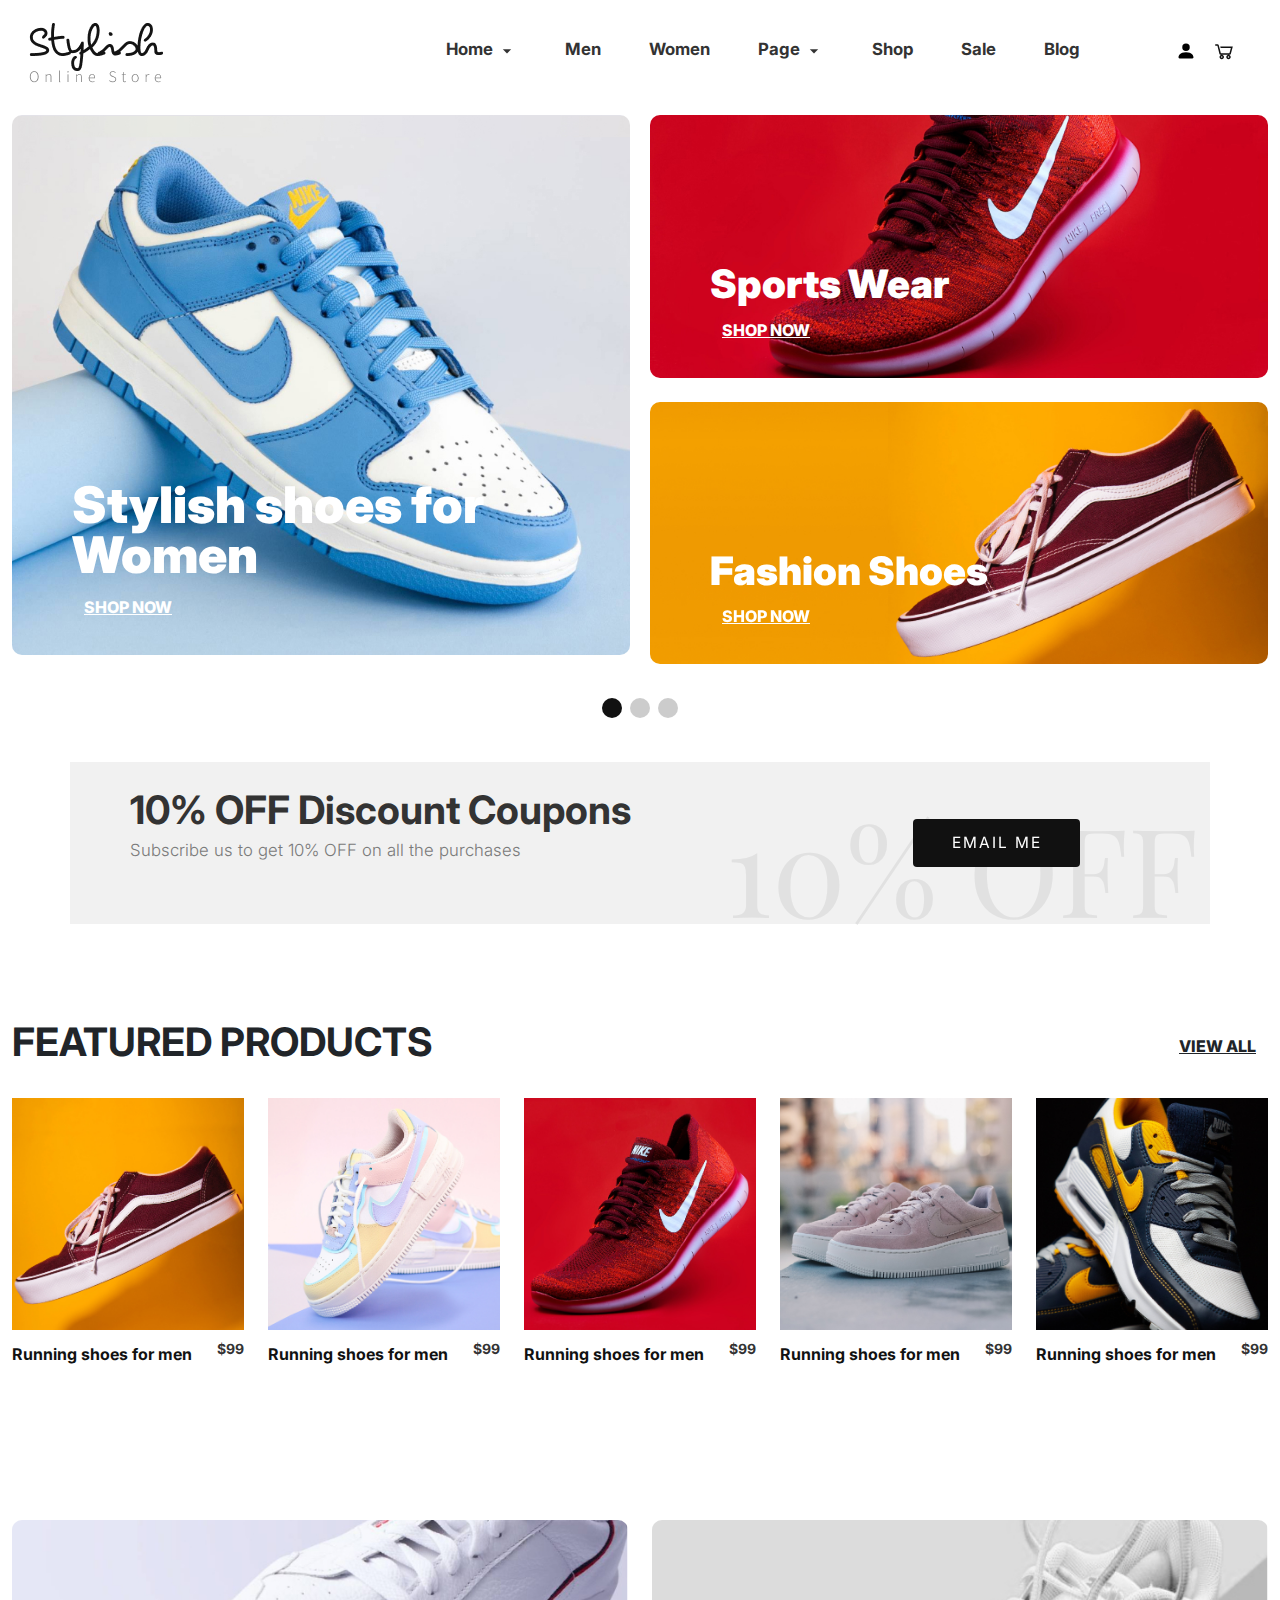
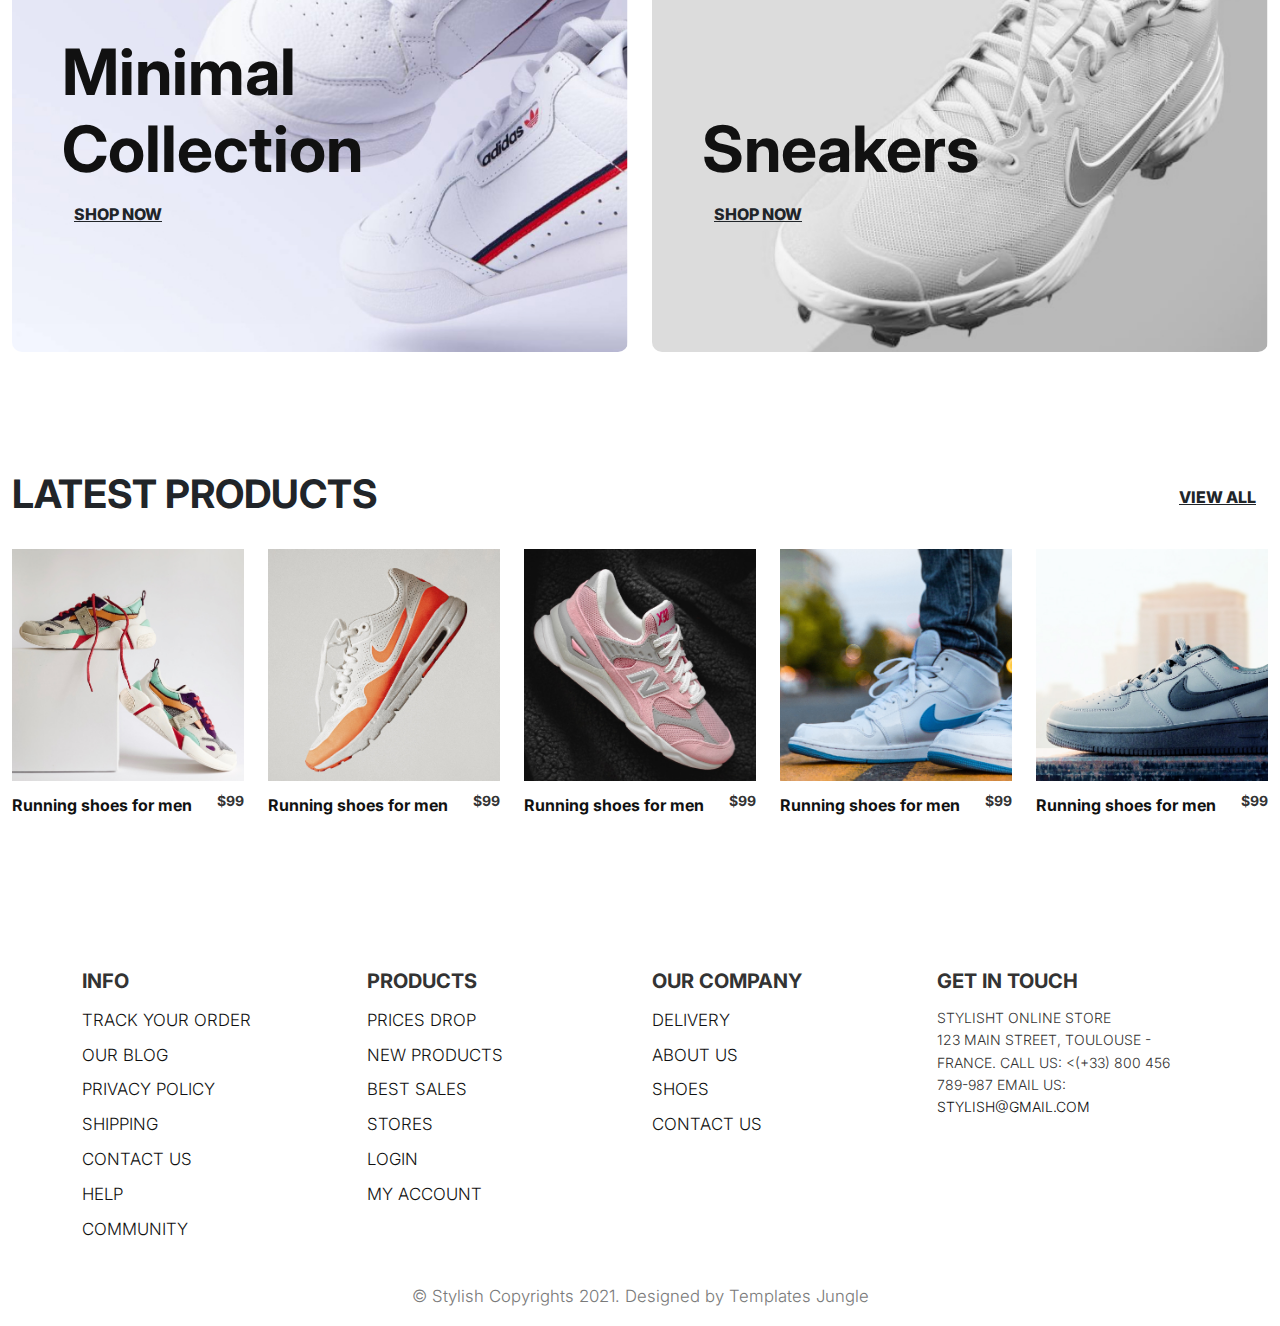
<file: index.html>
<!DOCTYPE html>
<html>

<head>
  <title>Stylish Online Store</title>
  <meta charset="utf-8">
  <meta http-equiv="X-UA-Compatible" content="IE=edge">
  <meta name="viewport" content="width=device-width, initial-scale=1.0">
  <meta name="format-detection" content="telephone=no">
  <meta name="apple-mobile-web-app-capable" content="yes">
  <meta name="author" content="">
  <meta name="keywords" content="">
  <meta name="description" content="">
  <link rel="stylesheet" type="text/css" href="css/bootstrap.min.css">
  <link rel="stylesheet" type="text/css" href="style.css">
  <link rel="stylesheet" href="https://cdn.jsdelivr.net/npm/swiper@9/swiper-bundle.min.css" />
  <link rel="preconnect" href="https://fonts.googleapis.com">
  <link rel="preconnect" href="https://fonts.gstatic.com" crossorigin>
  <link
    href="https://fonts.googleapis.com/css2?family=Inter:wght@400;500;600;700;800;900&family=Playfair+Display:ital,wght@0,900;1,900&family=Source+Sans+Pro:wght@400;600;700;900&display=swap"
    rel="stylesheet">
  <!-- script
    ================================================== -->
  <script src="js/modernizr.js"></script>
  <!-- Google tag (gtag.js) -->
  <script async src="https://www.googletagmanager.com/gtag/js?id=G-C2ET6M75CY"></script>
  <script>
    window.dataLayer = window.dataLayer || [];
    function gtag() { dataLayer.push(arguments); }
    gtag('js', new Date());

    gtag('config', 'G-C2ET6M75CY');
  </script>
</head>

<body>
  <div class="modal fade" id="modallong" tabindex="-1" aria-modal="true" role="dialog">
    <div class="modal-dialog modal-xl">
      <div class="modal-content">
        <div class="modal-header">
          <h2 class="modal-title fs-5">Cart <span class="count-product-cart">3</span>
          </h2>
          <button type="button" class="btn-close" data-bs-dismiss="modal" aria-label="Close"></button>
        </div>
        <div class="modal-body">
          <div class="shopping-cart">
            <div class="shopping-cart-content">
              <div class="mini-cart cart-list p-0 mt-3">
                <div class="mini-cart-item d-flex border-bottom pb-3">
                  <div class="col-lg-2 col-md-3 col-sm-2 me-5">
                    <a href="#" title="product-image">
                      <img src="images/single-product-thumb1.jpg" class="img-fluid" alt="single-product-item">
                    </a>
                  </div>
                  <div class="col-lg-9 col-md-8 col-sm-8">
                    <div class="product-header d-flex justify-content-between align-items-center mb-3">
                      <h4 class="product-title fs-5 me-5">Sport Shoes For Men</h4>
                      <a href="" class="remove" aria-label="Remove this item" data-product_id="11913"
                        data-cart_item_key="abc" data-product_sku="">
                        <svg class="close">
                          <use xlink:href="#close"></use>
                        </svg>
                      </a>
                    </div>
                    <div class="quantity-price d-flex justify-content-between align-items-center">
                      <div class="quantity d-flex">
                        <div
                          class="qty-number align-top qty-number-plus d-flex justify-content-center align-items-center text-center">
                          <span class="increase-qty plus">
                            <svg class="plus">
                              <use xlink:href="#plus"></use>
                            </svg>
                          </span>
                        </div>
                        <input type="number" id="quantity_001" class="input-text text-center" step="1" min="1" max=""
                          name="quantity" value="1" title="Qty" inputmode="numeric">
                        <div
                          class="qty-number qty-number-minus d-flex justify-content-center align-items-center text-center">
                          <span class="increase-qty minus">
                            <svg class="minus">
                              <use xlink:href="#minus"></use>
                            </svg>
                          </span>
                        </div>
                      </div>
                      <div class="price-code">
                        <span class="product-price fs-4">$99</span>
                      </div>
                    </div>
                    <!-- quantity-price -->
                  </div>
                </div>
              </div>
              <div class="mini-cart cart-list p-0 mt-3">
                <div class="mini-cart-item d-flex border-bottom pb-3">
                  <div class="col-lg-2 col-md-3 col-sm-2 me-5">
                    <a href="#" title="product-image">
                      <img src="images/single-product-thumb2.jpg" class="img-fluid" alt="single-product-item">
                    </a>
                  </div>
                  <div class="col-lg-9 col-md-8 col-sm-8">
                    <div class="product-header d-flex justify-content-between align-items-center mb-3">
                      <h4 class="product-title fs-5 me-5">Brand Shoes For Men</h4>
                      <a href="" class="remove" aria-label="Remove this item" data-product_id="11913"
                        data-cart_item_key="abc" data-product_sku="">
                        <svg class="close">
                          <use xlink:href="#close"></use>
                        </svg>
                      </a>
                    </div>
                    <div class="quantity-price d-flex justify-content-between align-items-center">
                      <div class="quantity d-flex">
                        <div
                          class="qty-number align-top qty-number-plus d-flex justify-content-center align-items-center text-center">
                          <span class="increase-qty plus">
                            <svg class="plus">
                              <use xlink:href="#plus"></use>
                            </svg>
                          </span>
                        </div>
                        <input type="number" id="quantity_001" class="input-text text-center" step="1" min="1" max=""
                          name="quantity" value="1" title="Qty" inputmode="numeric">
                        <div
                          class="qty-number qty-number-minus d-flex justify-content-center align-items-center text-center">
                          <span class="increase-qty minus">
                            <svg class="minus">
                              <use xlink:href="#minus"></use>
                            </svg>
                          </span>
                        </div>
                      </div>
                      <div class="price-code">
                        <span class="product-price fs-4">$99</span>
                      </div>
                    </div>
                    <!-- quantity-price -->
                  </div>
                </div>
              </div>
              <!-- cart-list -->
              <div class="mini-cart-total d-flex justify-content-between">
                <span class="fs-5">Subtotal:</span>
                <span class="special-price-code">
                  <span class="price-amount amount fs-3" style="opacity: 1;">
                    <bdi>
                      <span class="price-currency-symbol">$</span>198.00 </bdi>
                  </span>
                </span>
              </div>
              <div class="modal-footer mt-5">
                <button type="button" class="btn btn-black btn-large hvr-sweep-to-right">View Cart</button>
                <button type="button" class="btn btn-outline-gray btn-large hvr-sweep-to-right">Checkout</button>
              </div>
            </div>
          </div>
        </div>
      </div>
    </div>
  </div>
  <!-- cart view -->
  <div class="modal fade" id="modallogin" tabindex="-1" aria-modal="true" role="dialog">
    <div class="modal-dialog" role="document">
      <div class="modal-content p-4">
        <div class="modal-header mx-auto border-0">
          <h2 class="modal-title fs-3 fw-normal">Login</h2>
        </div>
        <div class="modal-body">
          <div class="login-detail">
            <div class="login-form p-0">
              <div class="col-lg-12 mx-auto">
                <form id="login-form">
                  <input type="text" name="username" placeholder="Username or Email Address *"
                    class="mb-3 ps-3 text-input">
                  <input type="password" name="password" placeholder="Password" class="ps-3 text-input">
                  <div class="checkbox d-flex justify-content-between mt-4">
                    <p class="checkbox-form">
                      <label class="">
                        <input name="rememberme" type="checkbox" id="remember-me" value="forever"> Remember me </label>
                    </p>
                    <p class="lost-password">
                      <a href="#">Forgot your password?</a>
                    </p>
                  </div>
                </form>
              </div>
            </div>
            <div class="modal-footer mt-5 d-flex justify-content-center">
              <button type="button" class="btn btn-black btn-medium hvr-sweep-to-right">Login</button>
              <button type="button" class="btn btn-outline-gray btn-medium hvr-sweep-to-right">Register</button>
            </div>
          </div>
        </div>
      </div>
    </div>
  </div>
  <!-- Login -->
  <svg xmlns="http://www.w3.org/2000/svg" style="display: none;">
    <svg xmlns="http://www.w3.org/2000/svg" id="shopping-bag" viewBox="0 0 24 24">
      <path fill="currentColor"
        d="M5 22h14c1.103 0 2-.897 2-2V9a1 1 0 0 0-1-1h-3V7c0-2.757-2.243-5-5-5S7 4.243 7 7v1H4a1 1 0 0 0-1 1v11c0 1.103.897 2 2 2zM9 7c0-1.654 1.346-3 3-3s3 1.346 3 3v1H9V7zm-4 3h2v2h2v-2h6v2h2v-2h2l.002 10H5V10z" />
    </svg>
    <svg xmlns="http://www.w3.org/2000/svg" id="shopping-cart" viewBox="0 0 32 32">
      <path fill="currentColor"
        d="M5 7c-.55 0-1 .45-1 1s.45 1 1 1h2.219l2.625 10.5c.222.89 1.02 1.5 1.937 1.5H23.25c.902 0 1.668-.598 1.906-1.469L27.75 10H11l.5 2h13.656l-1.906 7H11.781L9.156 8.5A1.983 1.983 0 0 0 7.22 7zm17 14c-1.645 0-3 1.355-3 3s1.355 3 3 3s3-1.355 3-3s-1.355-3-3-3zm-9 0c-1.645 0-3 1.355-3 3s1.355 3 3 3s3-1.355 3-3s-1.355-3-3-3zm0 2c.563 0 1 .438 1 1c0 .563-.438 1-1 1c-.563 0-1-.438-1-1c0-.563.438-1 1-1zm9 0c.563 0 1 .438 1 1c0 .563-.438 1-1 1c-.563 0-1-.438-1-1c0-.563.438-1 1-1z" />
    </svg>
    <symbol xmlns="http://www.w3.org/2000/svg" id="nav-icon" viewBox="0 0 16 16">
      <path
        d="M14 10.5a.5.5 0 0 0-.5-.5h-3a.5.5 0 0 0 0 1h3a.5.5 0 0 0 .5-.5zm0-3a.5.5 0 0 0-.5-.5h-7a.5.5 0 0 0 0 1h7a.5.5 0 0 0 .5-.5zm0-3a.5.5 0 0 0-.5-.5h-11a.5.5 0 0 0 0 1h11a.5.5 0 0 0 .5-.5z" />
    </symbol>
    <symbol xmlns="http://www.w3.org/2000/svg" id="close" viewBox="0 0 16 16">
      <path
        d="M2.146 2.854a.5.5 0 1 1 .708-.708L8 7.293l5.146-5.147a.5.5 0 0 1 .708.708L8.707 8l5.147 5.146a.5.5 0 0 1-.708.708L8 8.707l-5.146 5.147a.5.5 0 0 1-.708-.708L7.293 8 2.146 2.854Z" />
    </symbol>
    <symbol xmlns="http://www.w3.org/2000/svg" id="navbar-icon" viewBox="0 0 16 16">
      <path
        d="M14 10.5a.5.5 0 0 0-.5-.5h-3a.5.5 0 0 0 0 1h3a.5.5 0 0 0 .5-.5zm0-3a.5.5 0 0 0-.5-.5h-7a.5.5 0 0 0 0 1h7a.5.5 0 0 0 .5-.5zm0-3a.5.5 0 0 0-.5-.5h-11a.5.5 0 0 0 0 1h11a.5.5 0 0 0 .5-.5z" />
    </symbol>
    <symbol xmlns="http://www.w3.org/2000/svg" id="plus" viewBox="0 0 24 24">
      <path fill="currentColor" d="M19 12.998h-6v6h-2v-6H5v-2h6v-6h2v6h6z" />
    </symbol>
    <symbol xmlns="http://www.w3.org/2000/svg" id="minus" viewBox="0 0 24 24">
      <path fill="currentColor" d="M19 12.998H5v-2h14z" />
    </symbol>
    <symbol xmlns="http://www.w3.org/2000/svg" id="dropdown" viewBox="0 0 24 24">
      <path fill="currentColor" d="m7 10l5 5l5-5H7Z" />
    </symbol>
    <symbol xmlns="http://www.w3.org/2000/svg" id="user" viewBox="0 0 16 16">
      <path d="M3 14s-1 0-1-1 1-4 6-4 6 3 6 4-1 1-1 1H3Zm5-6a3 3 0 1 0 0-6 3 3 0 0 0 0 6Z" />
    </symbol>
  </svg>
  <header id="header" class="site-header text-black">
    <nav id="header-nav" class="navbar navbar-expand-lg px-3 mb-3">
      <div class="container-lg">
        <a class="navbar-brand" href="index.html">
          <img src="images/main-logo.png" class="logo">
        </a>
        <button class="navbar-toggler d-flex d-lg-none order-3 p-2" type="button" data-bs-toggle="collapse"
          data-bs-target="#navbarNavDarkDropdown" aria-controls="navbarNavDarkDropdown" aria-expanded="false"
          aria-label="Toggle navigation">
          <svg class="navbar-icon">
            <use xlink:href="#navbar-icon"></use>
          </svg>
        </button>
        <div class="offcanvas offcanvas-end" tabindex="-1" id="bdNavbar" aria-labelledby="bdNavbarOffcanvasLabel">
          <div class="offcanvas-header px-4 pb-0">
            <a class="navbar-brand" href="index.html">
              <img src="images/main-logo.png" class="logo">
            </a>
            <button type="button" class="btn-close btn-close-black" data-bs-dismiss="offcanvas" aria-label="Close"
              data-bs-target="#bdNavbar"></button>
          </div>
          <div class="offcanvas-body text-hover">
            <ul id="navbar" class="navbar-nav justify-content-end align-items-center flex-grow-1 pe-3">
              <li class="nav-item dropdown">
                <a class="nav-link me-5 active dropdown-toggle no-border" href="#" data-bs-toggle="dropdown"
                  aria-expanded="">Home <svg class="dropdown" width="20" height="20">
                    <use xlink:href="#dropdown"></use>
                  </svg>
                </a>
                <ul class="dropdown-menu">
                  <li>
                    <a href="home2.html" class="dropdown-item">Home Style2</a>
                  </li>
                </ul>
              </li>
              <li class="nav-item">
                <a class="nav-link me-5" href="#">Men</a>
              </li>
              <li class="nav-item">
                <a class="nav-link me-5" href="#">Women</a>
              </li>
              <li class="nav-item dropdown">
                <a class="nav-link me-5 active dropdown-toggle no-border" href="#" data-bs-toggle="dropdown"
                  aria-expanded="">Page <svg class="dropdown" width="20" height="20">
                    <use xlink:href="#dropdown"></use>
                  </svg>
                </a>
                <ul class="dropdown-menu">
                  <li>
                    <a href="about-us.html" class="dropdown-item">About Us</a>
                  </li>
                  <li>
                    <a class="dropdown-item" href="shop.html">Shop</a>
                  </li>
                  <li>
                    <a class="dropdown-item" href="blog.html">Blog</a>
                  </li>
                  <li>
                    <a href="login" data-bs-toggle="modal" data-bs-target="#modallogin" class="dropdown-item">Login</a>
                  </li>
                </ul>
              </li>
              <li class="nav-item">
                <a class="nav-link me-5" href="shop.html">Shop</a>
              </li>
              <li class="nav-item">
                <a class="nav-link me-5" href="#">Sale</a>
              </li>
              <li class="nav-item">
                <a class="nav-link me-5" href="blog.html">Blog</a>
              </li>
              <li class="nav-item">
                <div class="user-items ps-5">
                  <ul class="d-flex justify-content-end list-unstyled">
                    <li class="pe-3">
                      <a href="login" data-bs-toggle="modal" data-bs-target="#modallogin" class="no-border">
                        <svg class="user" width="20" height="20">
                          <use xlink:href="#user"></use>
                        </svg>
                      </a>
                    </li>
                    <li>
                      <a href="#" data-bs-toggle="modal" data-bs-target="#modallong" class="no-border">
                        <svg class="shopping-cart" width="24" height="24">
                          <use xlink:href="#shopping-cart"></use>
                        </svg>
                      </a>
                    </li>
                  </ul>
                </div>
              </li>
            </ul>
          </div>
        </div>
      </div>
    </nav>
  </header>
  <section id="intro" class="position-relative">
    <div class="container-lg">
      <div class="swiper main-swiper">
        <div class="swiper-wrapper">
          <div class="swiper-slide">
            <div class="card position-relative border-none first">
              <img src="images/card-image1.jpg" alt="shoes" class="img-fluid border-rounded-10 first">
              <div class="cart-concern position-absolute">
                <h2 class="card-title">
                  <a href="#" class="light">Stylish shoes for Women</a>
                </h2>
                <a href="#" class="btn btn-normal text-uppercase light">Shop Now</a>
              </div>
            </div>
          </div>
          <div class="swiper-slide">
            <div class="row">
              <div class="col-lg-12 mb-4">
                <div class="card position-relative border-none">
                  <img src="images/card-image2.jpg" alt="shoes" class="img-fluid border-rounded-10">
                  <div class="cart-concern position-absolute">
                    <h2 class="card-title style-2">
                      <a href="#" class="light">Sports Wear</a>
                    </h2>
                    <a href="#" class="btn btn-normal text-uppercase light">Shop Now</a>
                  </div>
                </div>
              </div>
              <div class="col-lg-12">
                <div class="card position-relative border-none">
                  <img src="images/card-image3.jpg" alt="shoes" class="img-fluid border-rounded-10">
                  <div class="cart-concern position-absolute">
                    <h2 class="card-title style-2">
                      <a href="#" class="light">Fashion Shoes</a>
                    </h2>
                    <a href="#" class="btn btn-normal text-uppercase light">Shop Now</a>
                  </div>
                </div>
              </div>
            </div>
          </div>
          <div class="swiper-slide">
            <div class="card position-relative border-none first">
              <img src="images/card-image4.jpg" alt="shoes" class="img-fluid border-rounded-10 first">
              <div class="cart-concern position-absolute">
                <h2 class="card-title">
                  <a href="#" class="light">Stylish shoes for men</a>
                </h2>
                <a href="#" class="btn btn-normal text-uppercase light">Shop Now</a>
              </div>
            </div>
          </div>
          <div class="swiper-slide">
            <div class="row">
              <div class="col-lg-12 mb-4">
                <div class="card position-relative border-none">
                  <img src="images/card-image5.jpg" alt="shoes" class="img-fluid border-rounded-10">
                  <div class="cart-concern position-absolute">
                    <h2 class="card-title style-2">
                      <a href="#" class="light">Men Shoes</a>
                    </h2>
                    <a href="#" class="btn btn-normal text-uppercase light">Shop Now</a>
                  </div>
                </div>
              </div>
              <div class="col-lg-12">
                <div class="card position-relative border-none">
                  <img src="images/card-image6.jpg" alt="shoes" class="img-fluid border-rounded-10">
                  <div class="cart-concern position-absolute">
                    <h2 class="card-title style-2">
                      <a href="#" class="light">Women Shoes</a>
                    </h2>
                    <a href="#" class="btn btn-normal text-uppercase light">Shop Now</a>
                  </div>
                </div>
              </div>
            </div>
          </div>
        </div>
      </div>
      <div class="swiper-pagination position-absolute"></div>
    </div>
  </section>
  <section class="discount-coupon padding-large">
    <div class="container bg-gray">
      <div class="coupon position-relative">
        <div class="bold-text position-absolute">10% OFF</div>
        <div class="row justify-content-between align-items-center padding-small ps-5 pe-5">
          <div class="col-lg-7 col-md-12 mb-3">
            <div class="coupon-header">
              <h2 class="display-7">10% OFF Discount Coupons</h2>
              <p class="no-margin">Subscribe us to get 10% OFF on all the purchases</p>
            </div>
          </div>
          <div class="col-lg-3 col-md-12">
            <div class="btn-wrap">
              <a href="#" class="btn btn-black btn-medium text-uppercase hvr-sweep-to-right">Email me</a>
            </div>
          </div>
        </div>
      </div>
    </div>
  </section>
  <section id="featured-products" class="product-store">
    <div class="container-md">
      <div class="display-header d-flex align-items-center justify-content-between no-margin u-full-width">
        <h2 class="display-7 text-dark text-uppercase">featured products</h2>
        <div class="btn-right">
          <a href="#" class="btn btn-normal text-uppercase">View all</a>
        </div>
      </div>
      <div class="product-content padding-small">
        <div class="row row-cols-1 row-cols-sm-2 row-cols-md-3 row-cols-lg-5">
          <div class="col mb-4">
            <div class="product-card">
              <div class="card-img">
                <img src="images/card-item1.jpg" alt="product-item" class="product-image img-fluid">
              </div>
              <div class="card-detail d-flex justify-content-between align-items-center">
                <h3 class="card-title fs-6 pt-3">
                  <a href="#">Running shoes for men</a>
                </h3>
                <span class="card-price fw-bold">$99</span>
              </div>
            </div>
          </div>
          <div class="col mb-4">
            <div class="product-card">
              <div class="card-img">
                <img src="images/card-item2.jpg" alt="product-item" class="product-image img-fluid">
              </div>
              <div class="card-detail d-flex justify-content-between align-items-center">
                <h3 class="card-title fs-6 pt-3">
                  <a href="#">Running shoes for men</a>
                </h3>
                <span class="card-price fw-bold">$99</span>
              </div>
            </div>
          </div>
          <div class="col mb-4">
            <div class="product-card">
              <div class="card-img">
                <img src="images/card-item3.jpg" alt="product-item" class="product-image img-fluid">
              </div>
              <div class="card-detail d-flex justify-content-between align-items-center">
                <h3 class="card-title fs-6 pt-3">
                  <a href="#">Running shoes for men</a>
                </h3>
                <span class="card-price fw-bold">$99</span>
              </div>
            </div>
          </div>
          <div class="col mb-4">
            <div class="product-card">
              <div class="card-img">
                <img src="images/card-item4.jpg" alt="product-item" class="product-image img-fluid">
              </div>
              <div class="card-detail d-flex justify-content-between align-items-center">
                <h3 class="card-title fs-6 pt-3">
                  <a href="#">Running shoes for men</a>
                </h3>
                <span class="card-price fw-bold">$99</span>
              </div>
            </div>
          </div>
          <div class="col mb-4">
            <div class="product-card">
              <div class="card-img">
                <img src="images/card-item5.jpg" alt="product-item" class="product-image img-fluid">
              </div>
              <div class="card-detail d-flex justify-content-between align-items-center">
                <h3 class="card-title fs-6 pt-3">
                  <a href="#">Running shoes for men</a>
                </h3>
                <span class="card-price fw-bold">$99</span>
              </div>
            </div>
          </div>
        </div>
      </div>
    </div>
  </section>
  <section id="collection-products" class="padding-large">
    <div class="container-md">
      <div class="row">
        <div class="col-lg-6 col-md-6 mb-4">
          <div class="collection-card position-relative">
            <div class="card-img">
              <img src="images/collection-item1.jpg" alt="product-item" class="border-rounded-10 img-fluid">
            </div>
            <div class="card-detail position-absolute">
              <h3 class="display-3 fw-bold">
                <a href="#">Minimal Collection</a>
              </h3>
              <a href="#" class="btn btn-normal text-uppercase">Shop Now</a>
            </div>
          </div>
        </div>
        <div class="col-lg-6 col-md-6">
          <div class="collection-card position-relative">
            <div class="card-img">
              <img src="images/collection-item2.jpg" alt="product-item" class="border-rounded-10 img-fluid">
            </div>
            <div class="card-detail position-absolute">
              <h3 class="display-3 fw-bold">
                <a href="#">Sneakers</a>
              </h3>
              <a href="#" class="btn btn-normal text-uppercase">Shop Now</a>
            </div>
          </div>
        </div>
      </div>
    </div>
  </section>
  <section id="latest-products" class="product-store padding-large pt-0">
    <div class="container-md">
      <div class="display-header d-flex align-items-center justify-content-between no-margin u-full-width">
        <h2 class="display-7 text-dark text-uppercase">Latest Products</h2>
        <div class="btn-right">
          <a href="#" class="btn btn-normal text-uppercase">View all</a>
        </div>
      </div>
      <div class="product-content padding-small">
        <div class="row row-cols-1 row-cols-sm-2 row-cols-md-3 row-cols-lg-5">
          <div class="col mb-4">
            <div class="product-card">
              <div class="card-img">
                <img src="images/card-item6.jpg" alt="product-item" class="product-image img-fluid">
              </div>
              <div class="card-detail d-flex justify-content-between align-items-center">
                <h3 class="card-title fs-6 pt-3">
                  <a href="#">Running shoes for men</a>
                </h3>
                <span class="card-price fw-bold">$99</span>
              </div>
            </div>
          </div>
          <div class="col mb-4">
            <div class="product-card">
              <div class="card-img">
                <img src="images/card-item7.jpg" alt="product-item" class="product-image img-fluid">
              </div>
              <div class="card-detail d-flex justify-content-between align-items-center">
                <h3 class="card-title fs-6 pt-3">
                  <a href="#">Running shoes for men</a>
                </h3>
                <span class="card-price fw-bold">$99</span>
              </div>
            </div>
          </div>
          <div class="col mb-4">
            <div class="product-card">
              <div class="card-img">
                <img src="images/card-item8.jpg" alt="product-item" class="product-image img-fluid">
              </div>
              <div class="card-detail d-flex justify-content-between align-items-center">
                <h3 class="card-title fs-6 pt-3">
                  <a href="#">Running shoes for men</a>
                </h3>
                <span class="card-price fw-bold">$99</span>
              </div>
            </div>
          </div>
          <div class="col mb-4">
            <div class="product-card">
              <div class="card-img">
                <img src="images/card-item9.jpg" alt="product-item" class="product-image img-fluid">
              </div>
              <div class="card-detail d-flex justify-content-between align-items-center">
                <h3 class="card-title fs-6 pt-3">
                  <a href="#">Running shoes for men</a>
                </h3>
                <span class="card-price fw-bold">$99</span>
              </div>
            </div>
          </div>
          <div class="col mb-4">
            <div class="product-card">
              <div class="card-img">
                <img src="images/card-item10.jpg" alt="product-item" class="product-image img-fluid">
              </div>
              <div class="card-detail d-flex justify-content-between align-items-center">
                <h3 class="card-title fs-6 pt-3">
                  <a href="#">Running shoes for men</a>
                </h3>
                <span class="card-price fw-bold">$99</span>
              </div>
            </div>
          </div>
        </div>
      </div>
    </div>
  </section>
  <footer id="footer" class="overflow-hidden">
    <div class="container">
      <div class="row d-flex flex-wrap justify-content-between">
        <div class="col-lg-3 col-sm-6 pb-3">
          <div class="footer-menu text-uppercase">
            <h5 class="widget-title pb-2">Info</h5>
            <ul class="menu-list list-unstyled text-uppercase text-hover">
              <li class="pb-2">
                <a href="#">Track Your Order</a>
              </li>
              <li class="pb-2">
                <a href="#">Our Blog</a>
              </li>
              <li class="pb-2">
                <a href="#">Privacy policy</a>
              </li>
              <li class="pb-2">
                <a href="#">Shipping</a>
              </li>
              <li class="pb-2">
                <a href="#">Contact Us</a>
              </li>
              <li class="pb-2">
                <a href="#">Help</a>
              </li>
              <li class="pb-2">
                <a href="#">Community</a>
              </li>
            </ul>
          </div>
        </div>
        <div class="col-lg-3 col-sm-6 pb-3">
          <div class="footer-menu text-uppercase">
            <h5 class="widget-title pb-2">Products</h5>
            <ul class="menu-list list-unstyled text-uppercase text-hover">
              <li class="pb-2">
                <a href="#">Prices Drop</a>
              </li>
              <li class="pb-2">
                <a href="#">New Products</a>
              </li>
              <li class="pb-2">
                <a href="#">Best Sales</a>
              </li>
              <li class="pb-2">
                <a href="#">Stores</a>
              </li>
              <li class="pb-2">
                <a href="#">Login</a>
              </li>
              <li class="pb-2">
                <a href="#">My Account</a>
              </li>
            </ul>
          </div>
        </div>
        <div class="col-lg-3 col-sm-6 pb-3">
          <div class="footer-menu text-uppercase text-hover">
            <h5 class="widget-title pb-2">Our Company</h5>
            <ul class="menu-list list-unstyled text-uppercase">
              <li class="pb-2">
                <a href="#">Delivery</a>
              </li>
              <li class="pb-2">
                <a href="#">About Us</a>
              </li>
              <li class="pb-2">
                <a href="#">Shoes</a>
              </li>
              <li class="pb-2">
                <a href="#">Contact Us</a>
              </li>
            </ul>
          </div>
        </div>
        <div class="col-lg-3 col-sm-6 pb-3">
          <div class="footer-menu text-uppercase">
            <h5 class="widget-title pb-2">Get In Touch</h5>
            <div class="footer-contact-text">
              <span>Stylisht Online Store <br>123 Main Street, Toulouse - France. </span>
              <span> Call us: <(+33) 800 456 789-987 </span>
                  <span class="text-hover"> Email us: <a href="mailto:">stylish@gmail.com</a>
                  </span>
            </div>
          </div>
        </div>
      </div>
      <div class="row text-center position-relative">
        <p>© Stylish Copyrights 2021. Designed by Templates Jungle</p>
      </div>
    </div>
  </footer>
  <script src="js/jquery-1.11.0.min.js"></script>
  <script src="https://cdn.jsdelivr.net/npm/swiper/swiper-bundle.min.js"></script>
  <script type="text/javascript" src="js/bootstrap.bundle.min.js"></script>
  <script type="text/javascript" src="js/plugins.js"></script>
  <script type="text/javascript" src="js/script.js"></script>
</body>

</html>
</file>
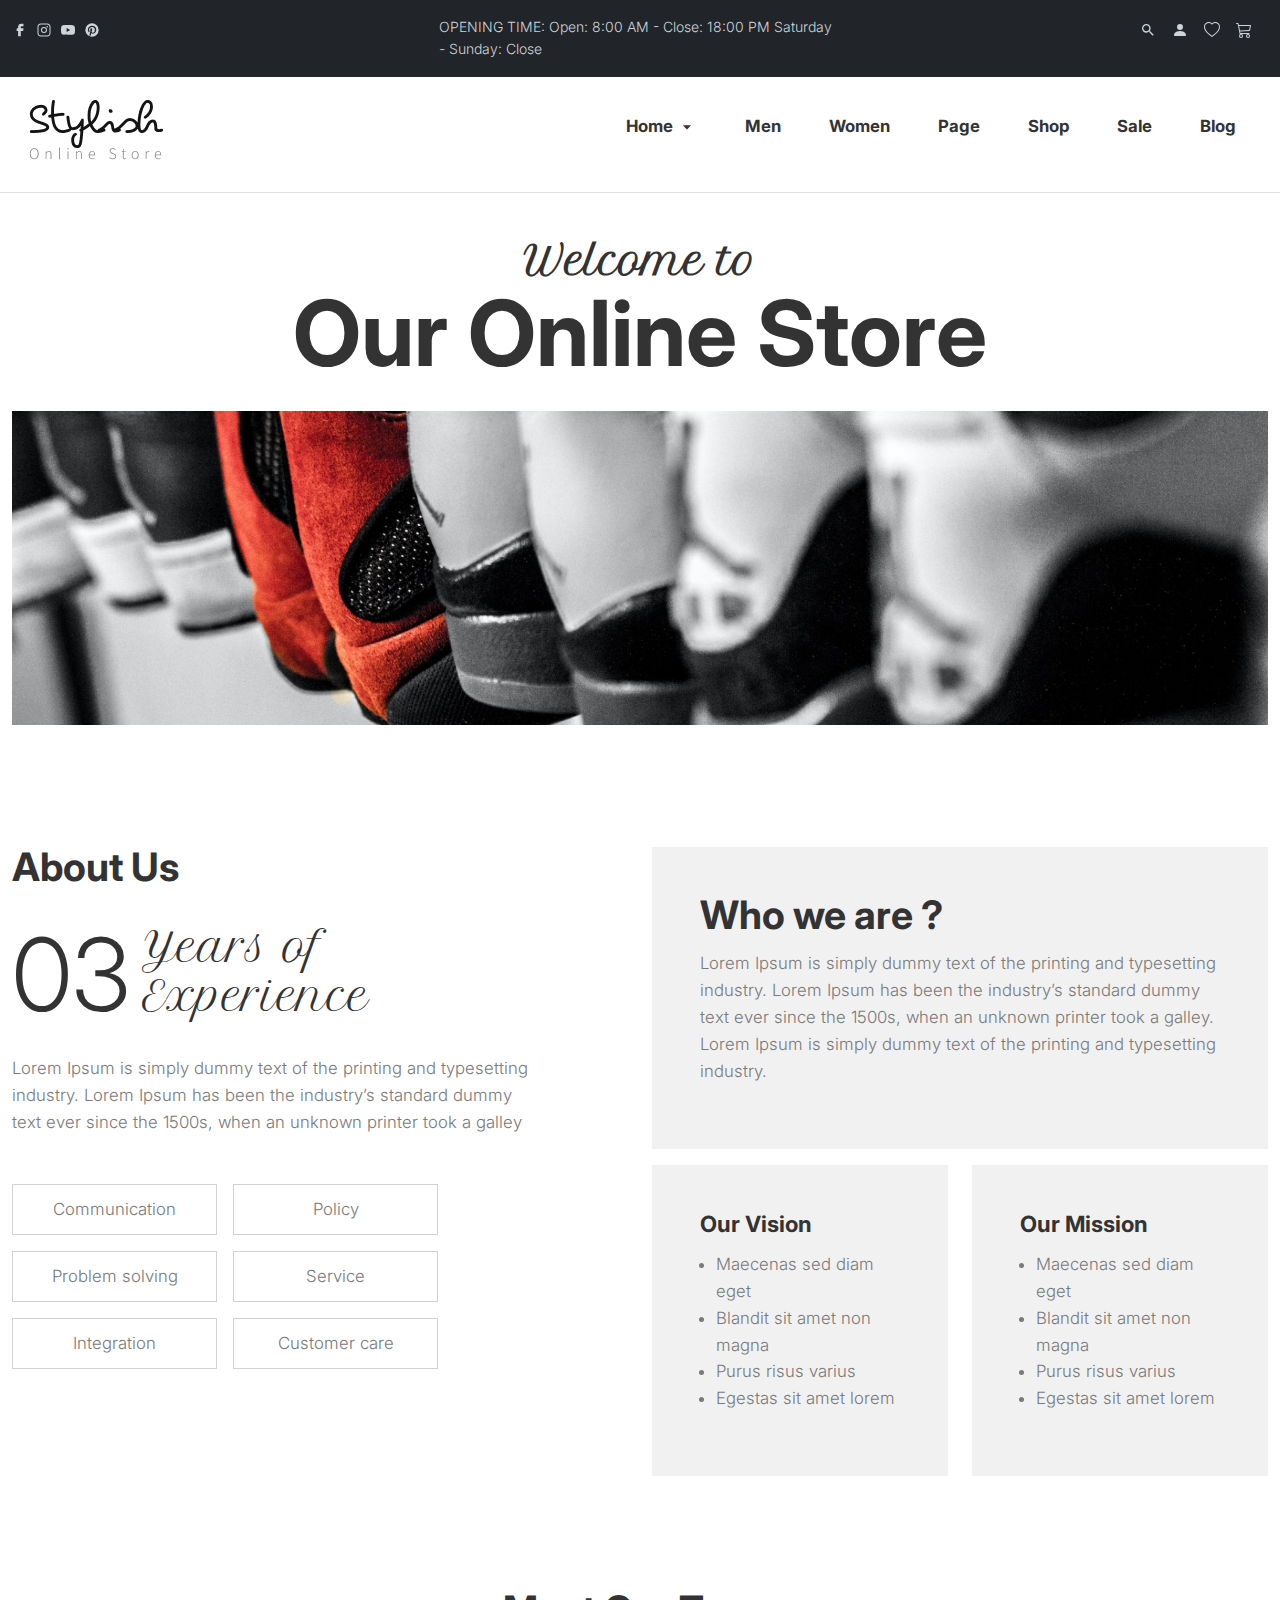
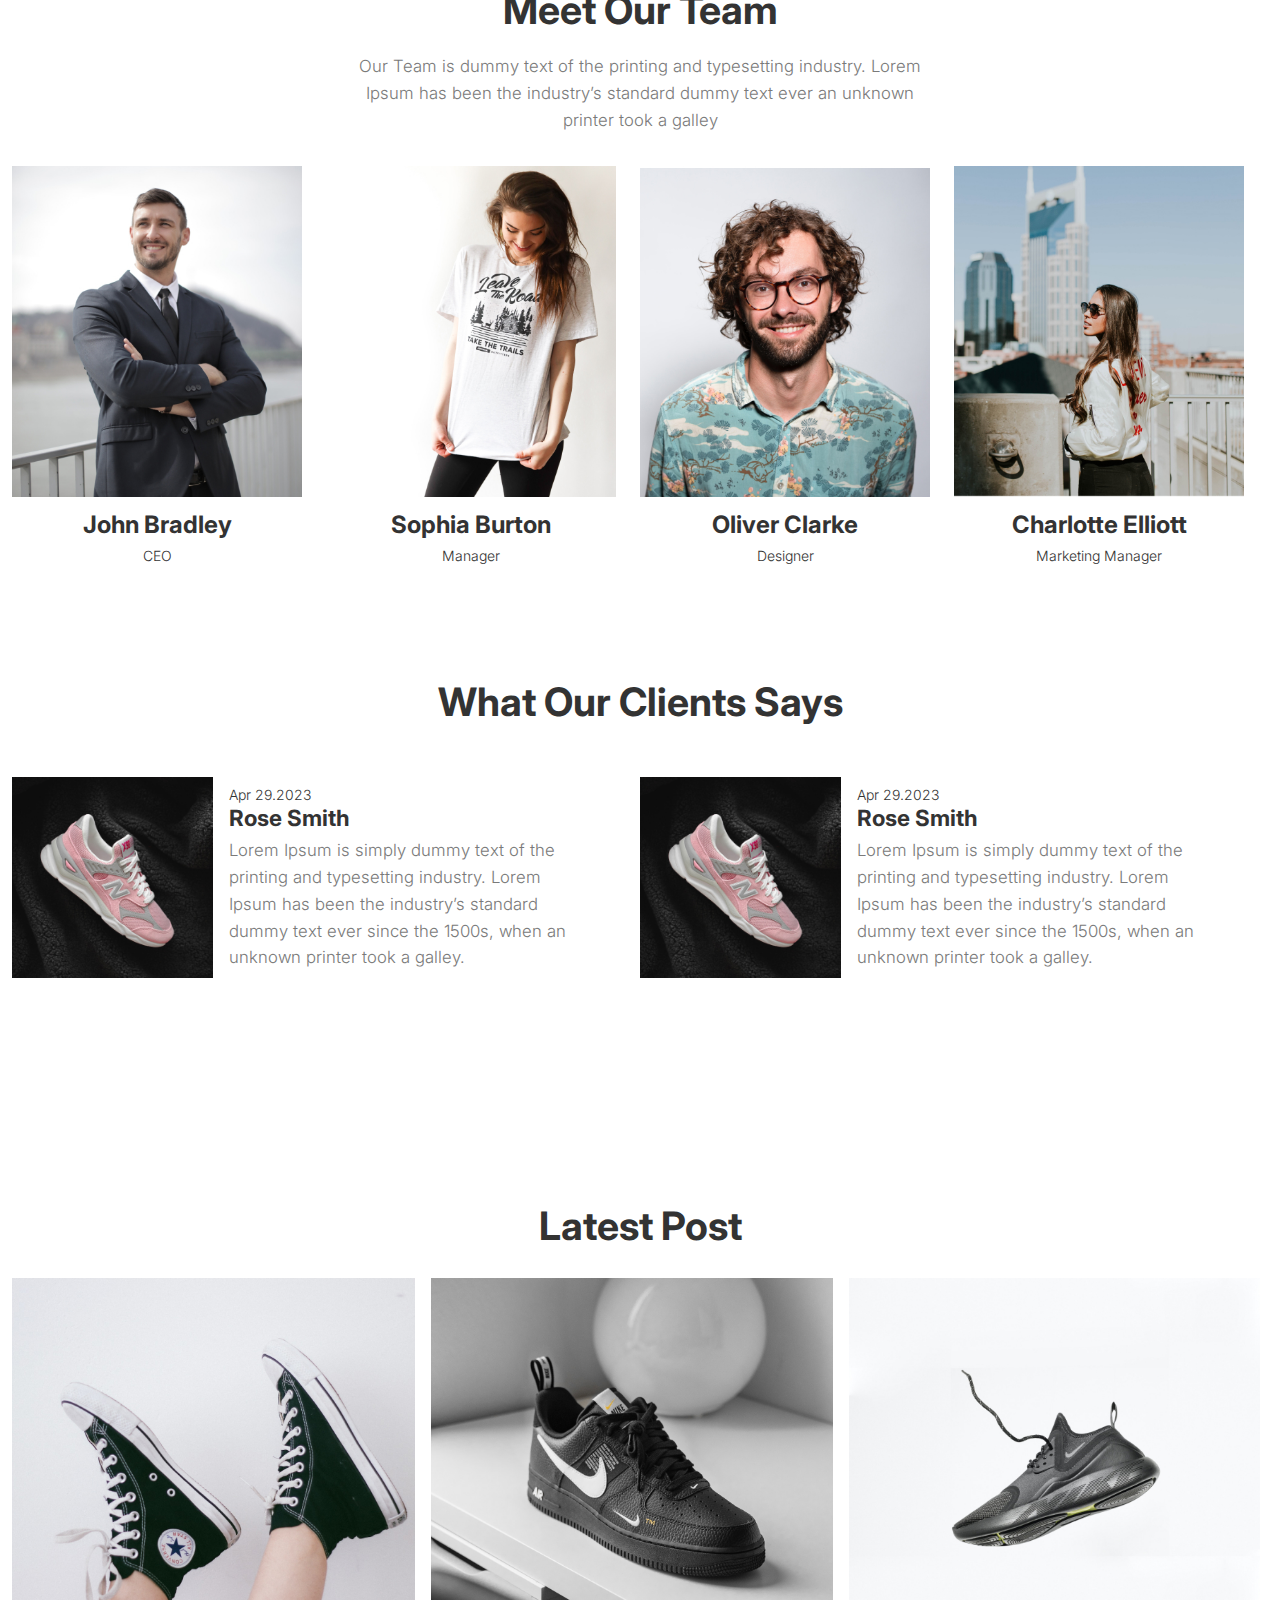
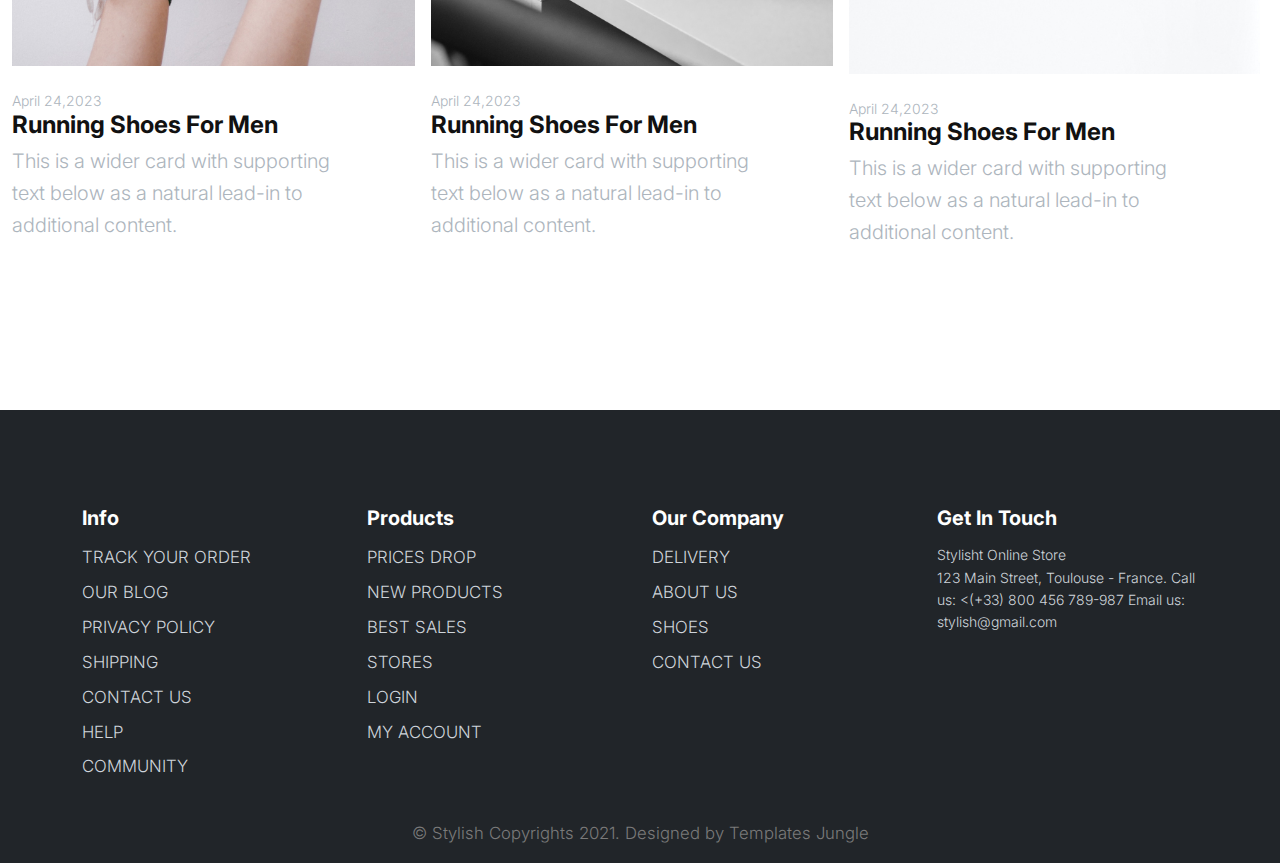
<file: about-us.html>
<!DOCTYPE html>
<html>
  <head>
    <title>Stylish Online Store</title>
    <meta charset="utf-8">
    <meta http-equiv="X-UA-Compatible" content="IE=edge">
    <meta name="viewport" content="width=device-width, initial-scale=1.0">
    <meta name="format-detection" content="telephone=no">
    <meta name="apple-mobile-web-app-capable" content="yes">
    <meta name="author" content="">
    <meta name="keywords" content="">
    <meta name="description" content="">
    <link rel="stylesheet" type="text/css" href="css/bootstrap.min.css">
    <link rel="stylesheet" type="text/css" href="style.css">
    <link rel="stylesheet" href="https://cdn.jsdelivr.net/npm/swiper@9/swiper-bundle.min.css" />
    <link rel="preconnect" href="https://fonts.googleapis.com">
    <link rel="preconnect" href="https://fonts.gstatic.com" crossorigin>
    <link href="https://fonts.googleapis.com/css2?family=Inter:wght@400;500;600;700;800;900&family=Petit+Formal+Script&family=Source+Sans+Pro:wght@400;600;700;900&display=swap" rel="stylesheet">
    <!-- script
    ================================================== -->
    <script src="js/modernizr.js"></script>
    <!-- Google tag (gtag.js) -->
  <script async src="https://www.googletagmanager.com/gtag/js?id=G-C2ET6M75CY"></script>
  <script>
    window.dataLayer = window.dataLayer || [];
    function gtag() { dataLayer.push(arguments); }
    gtag('js', new Date());

    gtag('config', 'G-C2ET6M75CY');
  </script>
  </head>
  <body>
    <div class="modal fade" id="modallong" tabindex="-1" aria-modal="true" role="dialog">
      <div class="modal-dialog modal-xl">
        <div class="modal-content">
          <div class="modal-header">
            <h2 class="modal-title fs-5">Cart <span class="count-product-cart">3</span>
            </h2>
            <button type="button" class="btn-close" data-bs-dismiss="modal" aria-label="Close"></button>
          </div>
          <div class="modal-body">
            <div class="shopping-cart">
              <div class="shopping-cart-content">
                <div class="mini-cart cart-list p-0">
                  <div class="mini-cart-item d-flex border-bottom pb-3">
                    <div class="col-lg-5">
                      <a href="#" title="product-image">
                        <img src="images/single-product-thumb1.jpg" class="img-fluid" alt="single-product-item">
                      </a>
                    </div>
                    <div class="col-lg-7">
                      <div class="product-header d-flex justify-content-between align-items-center mb-3">
                        <h4 class="product-title fs-5">Running Shoes For Men</h4>
                        <a href="" class="remove" aria-label="Remove this item" data-product_id="11913" data-cart_item_key="abc" data-product_sku="">
                          <svg class="close">
                            <use xlink:href="#close"></use>
                          </svg>
                        </a>
                      </div>
                      <div class="quantity-price d-flex justify-content-between align-items-center">
                        <div class="quantity d-flex">
                          <div class="qty-number align-top qty-number-plus d-flex justify-content-center align-items-center text-center">
                            <span class="increase-qty plus">
                              <svg class="plus">
                                <use xlink:href="#plus"></use>
                              </svg>
                            </span>
                          </div>
                          <input type="number" id="quantity_001" class="input-text text-center" step="1" min="1" max="" name="quantity" value="1" title="Qty" inputmode="numeric">
                          <div class="qty-number qty-number-minus d-flex justify-content-center align-items-center text-center">
                            <span class="increase-qty minus">
                              <svg class="minus">
                                <use xlink:href="#minus"></use>
                              </svg>
                            </span>
                          </div>
                        </div>
                        <div class="price-code">
                          <span class="product-price fs-4">$99</span>
                        </div>
                      </div>
                      <!-- quantity-price -->
                    </div>
                  </div>
                </div>
                <div class="mini-cart cart-list p-0 mt-3">
                  <div class="mini-cart-item d-flex border-bottom pb-3">
                    <div class="col-lg-5">
                      <a href="#" title="product-image">
                        <img src="images/single-product-thumb2.jpg" class="img-fluid" alt="single-product-item">
                      </a>
                    </div>
                    <div class="col-lg-7">
                      <div class="product-header d-flex justify-content-between align-items-center mb-3">
                        <h4 class="product-title fs-5">Brand Shoes For Men</h4>
                        <a href="" class="remove" aria-label="Remove this item" data-product_id="11913" data-cart_item_key="abc" data-product_sku="">
                          <svg class="close">
                            <use xlink:href="#close"></use>
                          </svg>
                        </a>
                      </div>
                      <div class="quantity-price d-flex justify-content-between align-items-center">
                        <div class="quantity d-flex">
                          <div class="qty-number align-top qty-number-plus d-flex justify-content-center align-items-center text-center">
                            <span class="increase-qty plus">
                              <svg class="plus">
                                <use xlink:href="#plus"></use>
                              </svg>
                            </span>
                          </div>
                          <input type="number" id="quantity_001" class="input-text text-center" step="1" min="1" max="" name="quantity" value="1" title="Qty" inputmode="numeric">
                          <div class="qty-number qty-number-minus d-flex justify-content-center align-items-center text-center">
                            <span class="increase-qty minus">
                              <svg class="minus">
                                <use xlink:href="#minus"></use>
                              </svg>
                            </span>
                          </div>
                        </div>
                        <div class="price-code">
                          <span class="product-price fs-4">$99</span>
                        </div>
                      </div>
                      <!-- quantity-price -->
                    </div>
                  </div>
                </div>
                <!-- cart-list -->
                <div class="mini-cart-total d-flex justify-content-between">
                  <span class="fs-5">Subtotal:</span>
                  <span class="special-price-code">
                    <span class="price-amount amount fs-3" style="opacity: 1;">
                      <bdi>
                        <span class="price-currency-symbol">$</span>198.00 </bdi>
                    </span>
                  </span>
                </div>
                <div class="modal-footer mt-5">
                  <button type="button" class="btn btn-black btn-large hvr-sweep-to-right">View Cart</button>
                  <button type="button" class="btn btn-outline-gray btn-large hvr-sweep-to-right">Checkout</button>
                </div>
              </div>
            </div>
          </div>
        </div>
      </div>
    </div>
    <!-- cart view -->
    <div class="modal fade" id="modallogin" tabindex="-1" aria-modal="true" role="dialog">
      <div class="modal-dialog" role="document">
        <div class="modal-content p-4">
          <div class="modal-header mx-auto border-0">
            <h2 class="modal-title fs-3 fw-normal">Login</h2>
          </div>
          <div class="modal-body">
            <div class="login-detail">
              <div class="login-form p-0">
                <div class="col-lg-12 mx-auto">
                  <form id="login-form">
                    <input type="text" name="username" placeholder="Username or Email Address *" class="mb-3 ps-3 text-input">
                    <input type="password" name="password" placeholder="Password" class="ps-3 text-input">
                    <div class="checkbox d-flex justify-content-between mt-4">
                      <p class="checkbox-form">
                        <label class="">
                          <input name="rememberme" type="checkbox" id="remember-me" value="forever"> Remember me </label>
                      </p>
                      <p class="lost-password">
                        <a href="#">Forgot your password?</a>
                      </p>
                    </div>
                  </form>
                </div>
              </div>
              <div class="modal-footer mt-5 d-flex justify-content-center">
                <button type="button" class="btn btn-black btn-medium hvr-sweep-to-right">Login</button>
                <button type="button" class="btn btn-outline-gray btn-medium hvr-sweep-to-right">Register</button>
              </div>
            </div>
          </div>
        </div>
      </div>
    </div>
    <!-- Login -->
    <svg xmlns="http://www.w3.org/2000/svg" style="display: none;">
      <symbol xmlns="http://www.w3.org/2000/svg" id="shopping-cart" viewBox="0 0 16 16">
        <path d="M0 1.5A.5.5 0 0 1 .5 1H2a.5.5 0 0 1 .485.379L2.89 3H14.5a.5.5 0 0 1 .49.598l-1 5a.5.5 0 0 1-.465.401l-9.397.472L4.415 11H13a.5.5 0 0 1 0 1H4a.5.5 0 0 1-.491-.408L2.01 3.607 1.61 2H.5a.5.5 0 0 1-.5-.5zM3.102 4l.84 4.479 9.144-.459L13.89 4H3.102zM5 12a2 2 0 1 0 0 4 2 2 0 0 0 0-4zm7 0a2 2 0 1 0 0 4 2 2 0 0 0 0-4zm-7 1a1 1 0 1 1 0 2 1 1 0 0 1 0-2zm7 0a1 1 0 1 1 0 2 1 1 0 0 1 0-2z" />
      </symbol>
      <symbol xmlns="http://www.w3.org/2000/svg" id="nav-icon" viewBox="0 0 16 16">
        <path d="M14 10.5a.5.5 0 0 0-.5-.5h-3a.5.5 0 0 0 0 1h3a.5.5 0 0 0 .5-.5zm0-3a.5.5 0 0 0-.5-.5h-7a.5.5 0 0 0 0 1h7a.5.5 0 0 0 .5-.5zm0-3a.5.5 0 0 0-.5-.5h-11a.5.5 0 0 0 0 1h11a.5.5 0 0 0 .5-.5z" />
      </symbol>
      <symbol xmlns="http://www.w3.org/2000/svg" id="close" viewBox="0 0 16 16">
        <path d="M2.146 2.854a.5.5 0 1 1 .708-.708L8 7.293l5.146-5.147a.5.5 0 0 1 .708.708L8.707 8l5.147 5.146a.5.5 0 0 1-.708.708L8 8.707l-5.146 5.147a.5.5 0 0 1-.708-.708L7.293 8 2.146 2.854Z" />
      </symbol>
      <symbol xmlns="http://www.w3.org/2000/svg" id="navbar-icon" viewBox="0 0 16 16">
        <path d="M14 10.5a.5.5 0 0 0-.5-.5h-3a.5.5 0 0 0 0 1h3a.5.5 0 0 0 .5-.5zm0-3a.5.5 0 0 0-.5-.5h-7a.5.5 0 0 0 0 1h7a.5.5 0 0 0 .5-.5zm0-3a.5.5 0 0 0-.5-.5h-11a.5.5 0 0 0 0 1h11a.5.5 0 0 0 .5-.5z" />
      </symbol>
      <symbol xmlns="http://www.w3.org/2000/svg" id="user" viewBox="0 0 16 16">
        <path d="M3 14s-1 0-1-1 1-4 6-4 6 3 6 4-1 1-1 1H3Zm5-6a3 3 0 1 0 0-6 3 3 0 0 0 0 6Z" />
      </symbol>
      <symbol xmlns="http://www.w3.org/2000/svg" id="wishlist" viewBox="0 0 16 16">
        <path d="m8 2.748-.717-.737C5.6.281 2.514.878 1.4 3.053c-.523 1.023-.641 2.5.314 4.385.92 1.815 2.834 3.989 6.286 6.357 3.452-2.368 5.365-4.542 6.286-6.357.955-1.886.838-3.362.314-4.385C13.486.878 10.4.28 8.717 2.01L8 2.748zM8 15C-7.333 4.868 3.279-3.04 7.824 1.143c.06.055.119.112.176.171a3.12 3.12 0 0 1 .176-.17C12.72-3.042 23.333 4.867 8 15z" />
      </symbol>
      <symbol xmlns="http://www.w3.org/2000/svg" id="search" viewBox="0 0 24 24">
        <path fill="currentColor" d="M15.5 14h-.79l-.28-.27A6.471 6.471 0 0 0 16 9.5A6.5 6.5 0 1 0 9.5 16c1.61 0 3.09-.59 4.23-1.57l.27.28v.79l5 4.99L20.49 19l-4.99-5zm-6 0C7.01 14 5 11.99 5 9.5S7.01 5 9.5 5S14 7.01 14 9.5S11.99 14 9.5 14z" />
      </symbol>
      <symbol xmlns="http://www.w3.org/2000/svg" id="facebook" viewBox="0 0 24 24">
        <path fill="currentColor" d="M9.198 21.5h4v-8.01h3.604l.396-3.98h-4V7.5a1 1 0 0 1 1-1h3v-4h-3a5 5 0 0 0-5 5v2.01h-2l-.396 3.98h2.396v8.01Z" />
      </symbol>
      <symbol xmlns="http://www.w3.org/2000/svg" id="facebook-dark" viewBox="0 0 16 16">
        <path d="M16 8.049c0-4.446-3.582-8.05-8-8.05C3.58 0-.002 3.603-.002 8.05c0 4.017 2.926 7.347 6.75 7.951v-5.625h-2.03V8.05H6.75V6.275c0-2.017 1.195-3.131 3.022-3.131.876 0 1.791.157 1.791.157v1.98h-1.009c-.993 0-1.303.621-1.303 1.258v1.51h2.218l-.354 2.326H9.25V16c3.824-.604 6.75-3.934 6.75-7.951z" />
      </symbol>
      <symbol xmlns="http://www.w3.org/2000/svg" id="instagram-dark" viewBox="0 0 256 256">
        <path fill="currentColor" d="M176 24H80a56.06 56.06 0 0 0-56 56v96a56.06 56.06 0 0 0 56 56h96a56.06 56.06 0 0 0 56-56V80a56.06 56.06 0 0 0-56-56Zm-48 152a48 48 0 1 1 48-48a48.05 48.05 0 0 1-48 48Zm60-96a12 12 0 1 1 12-12a12 12 0 0 1-12 12Zm-28 48a32 32 0 1 1-32-32a32 32 0 0 1 32 32Z" />
      </symbol>
      <symbol xmlns="http://www.w3.org/2000/svg" id="youtube" viewBox="0 0 32 32">
        <path fill="currentColor" d="M29.41 9.26a3.5 3.5 0 0 0-2.47-2.47C24.76 6.2 16 6.2 16 6.2s-8.76 0-10.94.59a3.5 3.5 0 0 0-2.47 2.47A36.13 36.13 0 0 0 2 16a36.13 36.13 0 0 0 .59 6.74a3.5 3.5 0 0 0 2.47 2.47c2.18.59 10.94.59 10.94.59s8.76 0 10.94-.59a3.5 3.5 0 0 0 2.47-2.47A36.13 36.13 0 0 0 30 16a36.13 36.13 0 0 0-.59-6.74ZM13.2 20.2v-8.4l7.27 4.2Z" />
      </symbol>
      <symbol xmlns="http://www.w3.org/2000/svg" id="instagram" viewBox="0 0 256 256">
        <path fill="currentColor" d="M128 80a48 48 0 1 0 48 48a48.05 48.05 0 0 0-48-48Zm0 80a32 32 0 1 1 32-32a32 32 0 0 1-32 32Zm48-136H80a56.06 56.06 0 0 0-56 56v96a56.06 56.06 0 0 0 56 56h96a56.06 56.06 0 0 0 56-56V80a56.06 56.06 0 0 0-56-56Zm40 152a40 40 0 0 1-40 40H80a40 40 0 0 1-40-40V80a40 40 0 0 1 40-40h96a40 40 0 0 1 40 40ZM192 76a12 12 0 1 1-12-12a12 12 0 0 1 12 12Z" />
      </symbol>
      <symbol xmlns="http://www.w3.org/2000/svg" id="pinterest" viewBox="0 0 24 24">
        <path fill="currentColor" d="M9.04 21.54c.96.29 1.93.46 2.96.46a10 10 0 0 0 10-10A10 10 0 0 0 12 2A10 10 0 0 0 2 12c0 4.25 2.67 7.9 6.44 9.34c-.09-.78-.18-2.07 0-2.96l1.15-4.94s-.29-.58-.29-1.5c0-1.38.86-2.41 1.84-2.41c.86 0 1.26.63 1.26 1.44c0 .86-.57 2.09-.86 3.27c-.17.98.52 1.84 1.52 1.84c1.78 0 3.16-1.9 3.16-4.58c0-2.4-1.72-4.04-4.19-4.04c-2.82 0-4.48 2.1-4.48 4.31c0 .86.28 1.73.74 2.3c.09.06.09.14.06.29l-.29 1.09c0 .17-.11.23-.28.11c-1.28-.56-2.02-2.38-2.02-3.85c0-3.16 2.24-6.03 6.56-6.03c3.44 0 6.12 2.47 6.12 5.75c0 3.44-2.13 6.2-5.18 6.2c-.97 0-1.92-.52-2.26-1.13l-.67 2.37c-.23.86-.86 2.01-1.29 2.7v-.03Z" />
      </symbol>
      <symbol xmlns="http://www.w3.org/2000/svg" id="shopping-carriage" viewBox="0 0 16 16">
        <path d="M4 10a1 1 0 0 1 2 0v2a1 1 0 0 1-2 0v-2zm3 0a1 1 0 0 1 2 0v2a1 1 0 0 1-2 0v-2zm3 0a1 1 0 1 1 2 0v2a1 1 0 0 1-2 0v-2z" />
        <path d="M5.757 1.071a.5.5 0 0 1 .172.686L3.383 6h9.234L10.07 1.757a.5.5 0 1 1 .858-.514L13.783 6H15.5a.5.5 0 0 1 .5.5v1a.5.5 0 0 1-.5.5h-.623l-1.844 6.456a.75.75 0 0 1-.722.544H3.69a.75.75 0 0 1-.722-.544L1.123 8H.5a.5.5 0 0 1-.5-.5v-1A.5.5 0 0 1 .5 6h1.717L5.07 1.243a.5.5 0 0 1 .686-.172zM2.163 8l1.714 6h8.246l1.714-6H2.163z" />
      </symbol>
      <symbol xmlns="http://www.w3.org/2000/svg" id="dropdown" viewBox="0 0 24 24">
        <path fill="currentColor" d="m7 10l5 5l5-5H7Z" />
      </symbol>
    </svg>
    <div class="search-box position-relative">
      <div class="search-wrap">
        <div class="close-button">
          <svg class="close">
            <use xlink:href="#close"></use>
          </svg>
        </div>
        <form id="search-form" class="text-lg-center text-md-left pt-3" action="" method="">
          <input type="text" class="search-input" placeholder="Search...">
          <svg class="search">
            <use xlink:href="#search"></use>
          </svg>
        </form>
      </div>
    </div>
    <header id="header" class="site-header text-black border-bottom">
      <div class="header-top bg-dark pt-3">
        <div class="container-lg">
          <div class="row justify-content-between">
            <div class="col-lg-4 col-md-6 col-sm-12">
              <ul class="social-links list-unstyled d-flex">
                <li class="pe-2">
                  <a href="#">
                    <svg class="facebook gray-400" width="16" height="16">
                      <use xlink:href="#facebook"></use>
                    </svg>
                  </a>
                </li>
                <li class="pe-2">
                  <a href="#">
                    <svg class="instagram gray-400" width="16" height="16">
                      <use xlink:href="#instagram"></use>
                    </svg>
                  </a>
                </li>
                <li class="pe-2">
                  <a href="#">
                    <svg class="youtube gray-400" width="16" height="16">
                      <use xlink:href="#youtube"></use>
                    </svg>
                  </a>
                </li>
                <li>
                  <a href="#">
                    <svg class="pinterest gray-400" width="16" height="16">
                      <use xlink:href="#pinterest"></use>
                    </svg>
                  </a>
                </li>
              </ul>
            </div>
            <div class="col-lg-4 col-md-6 col-sm-12">
              <p class="gray-400">OPENING TIME: Open: 8:00 AM - Close: 18:00 PM Saturday - Sunday: Close</p>
            </div>
            <div class="col-lg-4 col-md-12 col-sm-12">
              <div class="user-items">
                <ul class="d-flex justify-content-lg-end justify-content-md-start list-unstyled">
                  <li class="search-item pe-3" data-bs-toggle="collapse" data-bs-target="#search-box" aria-controls="search-box" aria-expanded="false" aria-label="Toggle navigation">
                    <a href="#">
                      <svg class="search gray-400" width="16" height="16">
                        <use xlink:href="#search"></use>
                      </svg>
                    </a>
                  </li>
                  <li class="pe-3">
                    <a href="#" data-bs-toggle="modal" data-bs-target="#modallogin">
                      <svg class="user gray-400" width="16" height="16">
                        <use xlink:href="#user"></use>
                      </svg>
                    </a>
                  </li>
                  <li class="pe-3">
                    <a href="#">
                      <svg class="wishlist gray-400" width="16" height="16">
                        <use xlink:href="#wishlist"></use>
                      </svg>
                    </a>
                  </li>
                  <li class="pe-3">
                    <a href="#" data-bs-toggle="modal" data-bs-target="#modallong">
                      <svg class="shopping-cart gray-400" width="16" height="16">
                        <use xlink:href="#shopping-cart"></use>
                      </svg>
                    </a>
                  </li>
                </ul>
              </div>
            </div>
          </div>
        </div>
      </div>
      <nav id="header-nav" class="navbar navbar-expand-lg px-3 mb-3">
        <div class="container-lg">
          <a class="navbar-brand" href="index.html">
            <img src="images/main-logo.png" class="logo">
          </a>
          <button class="navbar-toggler d-flex d-lg-none order-3 p-2" type="button" data-bs-toggle="offcanvas" data-bs-target="#bdNavbar" aria-controls="bdNavbar" aria-expanded="false" aria-label="Toggle navigation">
            <svg class="navbar-icon">
              <use xlink:href="#navbar-icon"></use>
            </svg>
          </button>
          <div class="offcanvas offcanvas-end" tabindex="-1" id="bdNavbar" aria-labelledby="bdNavbarOffcanvasLabel">
            <div class="offcanvas-header px-4 pb-0">
              <a class="navbar-brand" href="index.html">
                <img src="images/main-logo.png" class="logo">
              </a>
              <button type="button" class="btn-close btn-close-black" data-bs-dismiss="offcanvas" aria-label="Close" data-bs-target="#bdNavbar"></button>
            </div>
            <div class="offcanvas-body text-hover">
              <ul id="navbar" class="navbar-nav justify-content-end align-items-center flex-grow-1 pe-3">
                <li class="nav-item dropdown">
                  <a class="nav-link me-5 active dropdown-toggle no-border" href="#" data-bs-toggle="dropdown" aria-expanded="">Home <svg class="dropdown" width="20" height="20">
                      <use xlink:href="#dropdown"></use>
                    </svg>
                  </a>
                  <ul class="dropdown-menu">
                    <li>
                      <a href="index.html" class="dropdown-item">Home Style1</a>
                      <a href="home2.html" class="dropdown-item">Home Style2</a>
                    </li>
                  </ul>
                </li>
                <li class="nav-item">
                  <a class="nav-link me-5" href="#">Men</a>
                </li>
                <li class="nav-item">
                  <a class="nav-link me-5" href="#">Women</a>
                </li>
                <li class="nav-item">
                  <a class="nav-link me-5" href="#">Page</a>
                </li>
                <li class="nav-item">
                  <a class="nav-link me-5" href="shop.html">Shop</a>
                </li>
                <li class="nav-item">
                  <a class="nav-link me-5" href="#">Sale</a>
                </li>
                <li class="nav-item">
                  <a class="nav-link" href="blog.html">Blog</a>
                </li>
              </ul>
            </div>
          </div>
        </div>
      </nav>
    </header>
    <div class="hero-section text-center mt-5">
      <div class="container-lg">
        <h2 class="subheading">Welcome to </h2>
        <h1 class="heading fw-bold">Our Online Store</h1>
        <div class="image-holder">
          <img class="mx-auto mt-4 mb-4 img-fluid" src="images/single-image.jpg" alt="">
        </div>
      </div>
    </div>
    <section id="about" class="padding-large">
      <div class="container-lg">
        <div class="row">
          <div class="col-lg-6">
            <div class="about-us">
              <h2>About Us</h2>
              <div class="title">
                <span class="exp-number pe-2">03</span>
                <span class="subheading">Years of Experience</span>
              </div>
              <p>Lorem Ipsum is simply dummy text of the printing and typesetting industry. Lorem Ipsum has been the industry’s standard dummy text ever since the 1500s, when an unknown printer took a galley</p>
              <div class="tags mt-5">
                <ul class="d-flex flex-wrap list-unstyled">
                  <li class="me-3 mb-3 d-flex justify-content-center align-items-center">Communication</li>
                  <li class="me-3 mb-3 d-flex justify-content-center align-items-center">Policy</li>
                  <li class="me-3 mb-3 d-flex justify-content-center align-items-center">Problem solving</li>
                  <li class="me-3 mb-3 d-flex justify-content-center align-items-center">Service</li>
                  <li class="me-3 mb-3 d-flex justify-content-center align-items-center">Integration</li>
                  <li class="me-3 mb-3 d-flex justify-content-center align-items-center">Customer care</li>
                </ul>
              </div>
            </div>
          </div>
          <div class="col-lg-6">
            <div class="row">
              <div class="col-md-12">
                <div class="who-we-are bg-gray p-5 mb-3">
                  <h2 class="mb-3">Who we are ?</h2>
                  <p>Lorem Ipsum is simply dummy text of the printing and typesetting industry. Lorem Ipsum has been the industry’s standard dummy text ever since the 1500s, when an unknown printer took a galley. Lorem Ipsum is simply dummy text of the printing and typesetting industry.</p>
                </div>
              </div>
            </div>
            <div class="row">
              <div class="col-md-6">
                <div class="our-vision bg-gray p-5 mb-3">
                  <h3>Our Vision</h3>
                  <ul class="mt-3 ps-3">
                    <li>Maecenas sed diam eget</li>
                    <li>Blandit sit amet non magna</li>
                    <li>Purus risus varius</li>
                    <li>Egestas sit amet lorem</li>
                  </ul>
                </div>
              </div>
              <!-- col-md-6 -->
              <div class="col-md-6">
                <div class="our-mission bg-gray p-5">
                  <h3>Our Mission</h3>
                  <ul class="mt-3 ps-3">
                    <li>Maecenas sed diam eget</li>
                    <li>Blandit sit amet non magna</li>
                    <li>Purus risus varius</li>
                    <li>Egestas sit amet lorem</li>
                  </ul>
                </div>
              </div>
              <!-- col-md-6 -->
            </div>
          </div>
        </div>
      </div>
    </section>
    <section id="our-team">
      <div class="container-lg">
        <div class="row">
          <div class="display-header text-center">
            <h2>Meet Our Team</h2>
            <p class="mx-auto pt-3 pb-3">Our Team is dummy text of the printing and typesetting industry. Lorem Ipsum has been the industry’s standard dummy text ever an unknown printer took a galley</p>
          </div>
          <div class="row">
            <div class="col-lg-3 col-md-6 col-sm-12">
              <div class="team-item mb-3">
                <div class="card-item mb-3 position-relative text-center">
                  <img src="images/team-item1.jpg" alt="team-member" class="img-fluid">
                  <ul class="social-link list-unstyled d-flex justify-content-center position-absolute">
                    <li class="bg-light ps-1 pe-1 me-2">
                      <a href="#">
                        <svg class="facebook" width="16" height="16">
                          <use xlink:href="#facebook-dark"></use>
                        </svg>
                      </a>
                    </li>
                    <li class="bg-light ps-1 pe-1 me-2">
                      <a href="#">
                        <svg class="pinterest" width="16" height="16">
                          <use xlink:href="#pinterest"></use>
                        </svg>
                      </a>
                    </li>
                    <li class="bg-light ps-1 pe-1 me-2">
                      <a href="#">
                        <svg class="instagram" width="16" height="16">
                          <use xlink:href="#instagram-dark"></use>
                        </svg>
                      </a>
                    </li>
                  </ul>
                </div>
                <div class="team-info text-center">
                  <h4>John Bradley</h4>
                  <span class="designation">CEO</span>
                </div>
              </div>
            </div>
            <div class="col-lg-3 col-md-6 col-sm-12">
              <div class="team-item mb-3">
                <div class="card-item mb-3 position-relative text-center">
                  <img src="images/team-item2.jpg" alt="team-member" class="img-fluid">
                  <ul class="social-link list-unstyled d-flex justify-content-center position-absolute">
                    <li class="bg-light ps-1 pe-1 me-2">
                      <a href="#">
                        <svg class="facebook" width="16" height="16">
                          <use xlink:href="#facebook-dark"></use>
                        </svg>
                      </a>
                    </li>
                    <li class="bg-light ps-1 pe-1 me-2">
                      <a href="#">
                        <svg class="pinterest" width="16" height="16">
                          <use xlink:href="#pinterest"></use>
                        </svg>
                      </a>
                    </li>
                    <li class="bg-light ps-1 pe-1 me-2">
                      <a href="#">
                        <svg class="instagram" width="16" height="16">
                          <use xlink:href="#instagram-dark"></use>
                        </svg>
                      </a>
                    </li>
                  </ul>
                </div>
                <div class="team-info text-center">
                  <h4>Sophia Burton</h4>
                  <span class="designation">Manager</span>
                </div>
              </div>
            </div>
            <div class="col-lg-3 col-md-6 col-sm-12">
              <div class="team-item mb-3">
                <div class="card-item mb-3 position-relative text-center">
                  <img src="images/team-item3.jpg" alt="team-member" class="img-fluid">
                  <ul class="social-link list-unstyled d-flex justify-content-center position-absolute">
                    <li class="bg-light ps-1 pe-1 me-2">
                      <a href="#">
                        <svg class="facebook" width="16" height="16">
                          <use xlink:href="#facebook-dark"></use>
                        </svg>
                      </a>
                    </li>
                    <li class="bg-light ps-1 pe-1 me-2">
                      <a href="#">
                        <svg class="pinterest" width="16" height="16">
                          <use xlink:href="#pinterest"></use>
                        </svg>
                      </a>
                    </li>
                    <li class="bg-light ps-1 pe-1 me-2">
                      <a href="#">
                        <svg class="instagram" width="16" height="16">
                          <use xlink:href="#instagram-dark"></use>
                        </svg>
                      </a>
                    </li>
                  </ul>
                </div>
                <div class="team-info text-center">
                  <h4>Oliver Clarke</h4>
                  <span class="designation">Designer</span>
                </div>
              </div>
            </div>
            <div class="col-lg-3 col-md-6 col-sm-12">
              <div class="team-item">
                <div class="card-item mb-3 position-relative text-center">
                  <img src="images/team-item4.jpg" alt="team-member" class="img-fluid">
                  <ul class="social-link list-unstyled d-flex justify-content-center position-absolute">
                    <li class="bg-light ps-1 pe-1 me-2">
                      <a href="#">
                        <svg class="facebook" width="16" height="16">
                          <use xlink:href="#facebook-dark"></use>
                        </svg>
                      </a>
                    </li>
                    <li class="bg-light ps-1 pe-1 me-2">
                      <a href="#">
                        <svg class="pinterest" width="16" height="16">
                          <use xlink:href="#pinterest"></use>
                        </svg>
                      </a>
                    </li>
                    <li class="bg-light ps-1 pe-1 me-2">
                      <a href="#">
                        <svg class="instagram" width="16" height="16">
                          <use xlink:href="#instagram-dark"></use>
                        </svg>
                      </a>
                    </li>
                  </ul>
                </div>
                <div class="team-info text-center">
                  <h4>Charlotte Elliott</h4>
                  <span class="designation">Marketing Manager</span>
                </div>
              </div>
            </div>
          </div>
        </div>
      </div>
    </section>
    <section id="testimonials" class="padding-large">
      <div class="container-lg">
        <div class="row">
          <div class="display-header text-center mb-5">
            <h2 class="display-7">What Our Clients Says</h2>
          </div>
          <div class="row">
            <div class="col-lg-6 col-md-12">
              <div class="review-item d-flex align-items-center mb-3">
                <div class="col-lg-4 col-md-3 col-sm-6 me-3">
                  <div class="image-holder mb-3">
                    <img src="images/review-item2.jpg" alt="review" class="img-fluid">
                  </div>
                </div>
                <div class="col-lg-8 col-md-9 col-sm-6">
                  <div class="meta-detail">
                    <sapn class="meta-date">Apr 29.2023</sapn>
                    <h3 class="display-7">Rose Smith</h3>
                    <p>Lorem Ipsum is simply dummy text of the printing and typesetting industry. Lorem Ipsum has been the industry’s standard dummy text ever since the 1500s, when an unknown printer took a galley.</p>
                  </div>
                </div>
              </div>
            </div>
            <div class="col-lg-6 col-md-12">
              <div class="review-item d-flex align-items-center">
                <div class="col-lg-4 col-md-3 col-sm-6 me-3">
                  <div class="image-holder mb-3">
                    <img src="images/review-item2.jpg" alt="review" class="img-fluid">
                  </div>
                </div>
                <div class="col-lg-8 col-md-9 col-sm-6">
                  <div class="meta-detail">
                    <sapn class="meta-date">Apr 29.2023</sapn>
                    <h3 class="display-7">Rose Smith</h3>
                    <p>Lorem Ipsum is simply dummy text of the printing and typesetting industry. Lorem Ipsum has been the industry’s standard dummy text ever since the 1500s, when an unknown printer took a galley.</p>
                  </div>
                </div>
              </div>
            </div>
          </div>
        </div>
      </div>
    </section>
    <section id="latest-blog" class="padding-large">
      <div class="container-lg">
        <div class="row">
          <div class="display-header text-center">
            <h2 class="display-7">Latest Post</h2>
          </div>
          <div class="post-grid d-flex flex-wrap mt-4">
            <div class="col-lg-4 col-md-6 col-sm-12 mb-5">
              <div class="card-item pe-3">
                <div class="card border-0 bg-transparent">
                  <div class="card-image zoom-effect">
                    <img src="images/post-item5.jpg" alt="" class="post-image img-fluid">
                  </div>
                </div>
                <div class="card-body p-0 mt-4">
                  <div class="meta-date">April 24,2023</div>
                  <h3 class="card-title fs-4">
                    <a href="#">Running Shoes For Men</a>
                  </h3>
                  <p class="fs-5">This is a wider card with supporting text below as a natural lead-in to additional content.</p>
                </div>
              </div>
            </div>
            <div class="col-lg-4 col-md-6 col-sm-12 mb-5">
              <div class="card-item pe-3">
                <div class="card border-0 bg-transparent">
                  <div class="card-image zoom-effect">
                    <img src="images/post-item6.jpg" alt="" class="post-image img-fluid">
                  </div>
                </div>
                <div class="card-body p-0 mt-4">
                  <div class="meta-date">April 24,2023</div>
                  <h3 class="card-title fs-4">
                    <a href="#">Running Shoes For Men</a>
                  </h3>
                  <p class="fs-5">This is a wider card with supporting text below as a natural lead-in to additional content.</p>
                </div>
              </div>
            </div>
            <div class="col-lg-4 col-md-6 col-sm-12 mb-5">
              <div class="card-item pe-2">
                <div class="card border-0 bg-transparent">
                  <div class="card-image zoom-effect">
                    <img src="images/post-item7.jpg" alt="" class="post-image img-fluid">
                  </div>
                </div>
                <div class="card-body p-0 mt-4">
                  <div class="meta-date">April 24,2023</div>
                  <h3 class="card-title fs-4">
                    <a href="#">Running Shoes For Men</a>
                  </h3>
                  <p class="fs-5">This is a wider card with supporting text below as a natural lead-in to additional content.</p>
                </div>
              </div>
            </div>
          </div>
        </div>
      </div>
    </section>
    <footer id="footer" class="overflow-hidden bg-dark padding-large pb-0">
      <div class="container">
        <div class="row d-flex flex-wrap justify-content-between">
          <div class="col-lg-3 col-sm-6 pb-3">
            <div class="footer-menu">
              <h5 class="widget-title pb-2 light">Info</h5>
              <ul class="menu-list list-unstyled text-uppercase text-hover light-border gray-400">
                <li class="pb-2">
                  <a href="#">Track Your Order</a>
                </li>
                <li class="pb-2">
                  <a href="#">Our Blog</a>
                </li>
                <li class="pb-2">
                  <a href="#">Privacy policy</a>
                </li>
                <li class="pb-2">
                  <a href="#">Shipping</a>
                </li>
                <li class="pb-2">
                  <a href="#">Contact Us</a>
                </li>
                <li class="pb-2">
                  <a href="#">Help</a>
                </li>
                <li class="pb-2">
                  <a href="#">Community</a>
                </li>
              </ul>
            </div>
          </div>
          <div class="col-lg-3 col-sm-6 pb-3">
            <div class="footer-menu">
              <h5 class="widget-title pb-2 light">Products</h5>
              <ul class="menu-list list-unstyled text-uppercase text-hover light-border gray-400">
                <li class="pb-2">
                  <a href="#">Prices Drop</a>
                </li>
                <li class="pb-2">
                  <a href="#">New Products</a>
                </li>
                <li class="pb-2">
                  <a href="#">Best Sales</a>
                </li>
                <li class="pb-2">
                  <a href="#">Stores</a>
                </li>
                <li class="pb-2">
                  <a href="#">Login</a>
                </li>
                <li class="pb-2">
                  <a href="#">My Account</a>
                </li>
              </ul>
            </div>
          </div>
          <div class="col-lg-3 col-sm-6 pb-3">
            <div class="footer-menu text-hover">
              <h5 class="widget-title pb-2 light">Our Company</h5>
              <ul class="menu-list list-unstyled text-uppercase text-hover light-border gray-400">
                <li class="pb-2">
                  <a href="#">Delivery</a>
                </li>
                <li class="pb-2">
                  <a href="#">About Us</a>
                </li>
                <li class="pb-2">
                  <a href="#">Shoes</a>
                </li>
                <li class="pb-2">
                  <a href="#">Contact Us</a>
                </li>
              </ul>
            </div>
          </div>
          <div class="col-lg-3 col-sm-6 pb-3">
            <div class="footer-menu">
              <h5 class="widget-title pb-2 light">Get In Touch</h5>
              <div class="footer-contact-text gray-400">
                <span>Stylisht Online Store <br>123 Main Street, Toulouse - France. </span>
                <span> Call us: <(+33) 800 456 789-987 </span>
                    <span class="text-hover light-border"> Email us: <a href="mailto:">stylish@gmail.com</a>
                    </span>
              </div>
            </div>
          </div>
        </div>
        <div class="row text-center position-relative gray-400">
          <p>© Stylish Copyrights 2021. Designed by Templates Jungle</p>
        </div>
      </div>
    </footer>
    <script src="js/jquery-1.11.0.min.js"></script>
    <script src="https://cdn.jsdelivr.net/npm/swiper/swiper-bundle.min.js"></script>
    <script type="text/javascript" src="js/bootstrap.bundle.min.js"></script>
    <script type="text/javascript" src="js/plugins.js"></script>
    <script type="text/javascript" src="js/script.js"></script>
  </body>
</html>
</file>
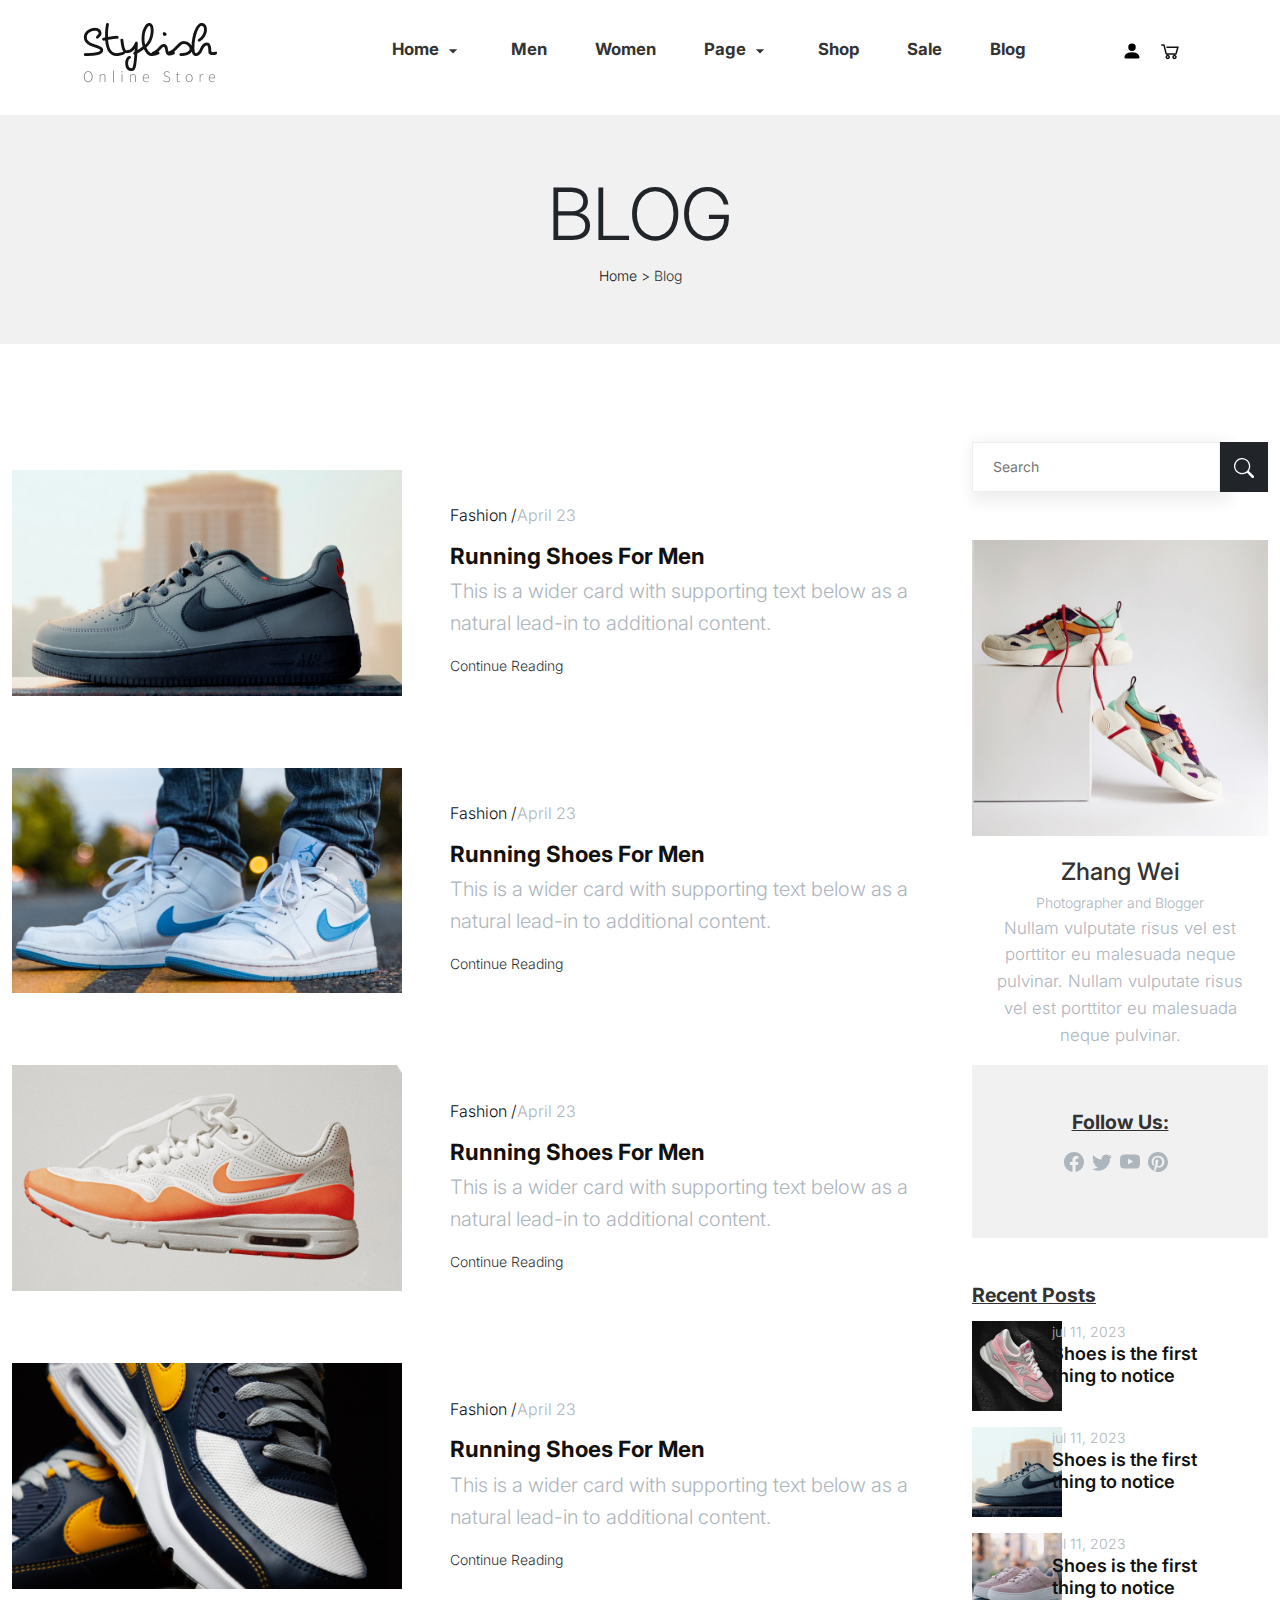
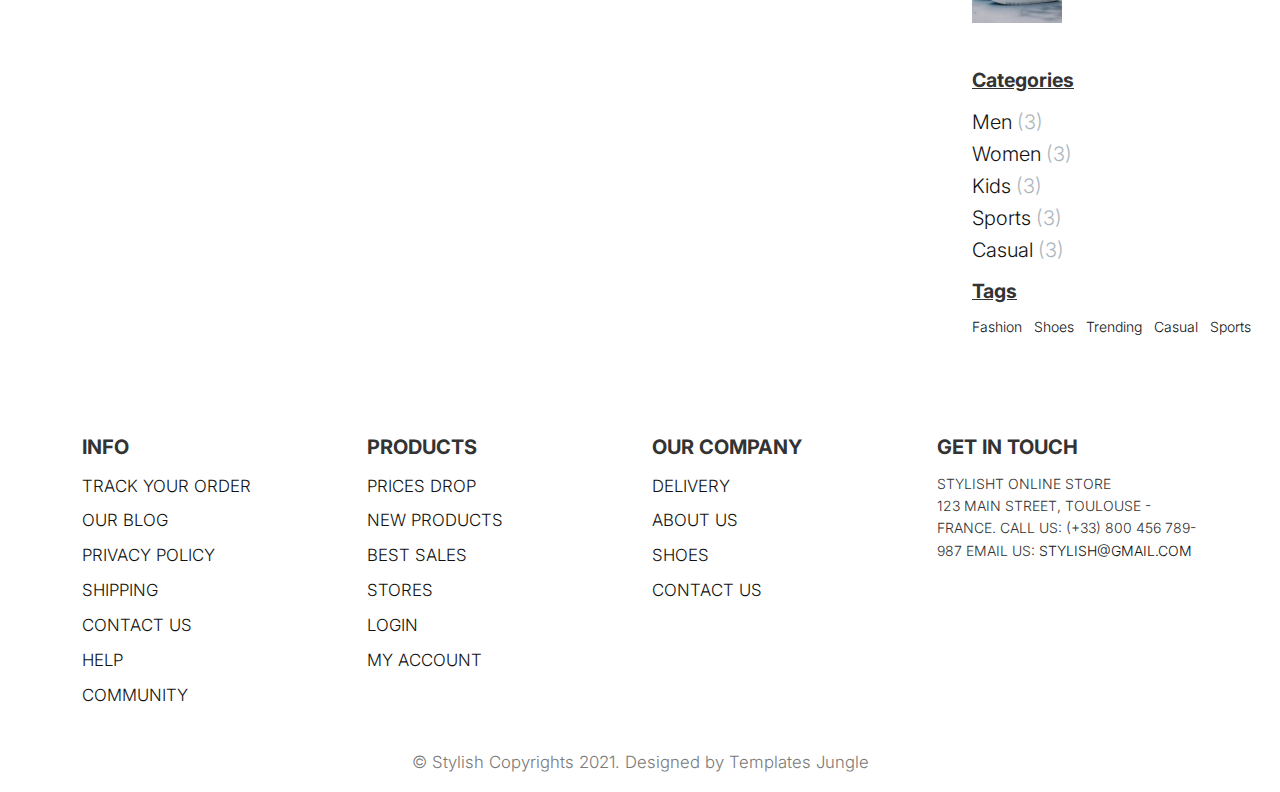
<file: blog.html>
<!DOCTYPE html>
<html>
  <head>
    <title>Stylish Online Store</title>
    <meta charset="utf-8">
    <meta http-equiv="X-UA-Compatible" content="IE=edge">
    <meta name="viewport" content="width=device-width, initial-scale=1.0">
    <meta name="format-detection" content="telephone=no">
    <meta name="apple-mobile-web-app-capable" content="yes">
    <meta name="author" content="">
    <meta name="keywords" content="">
    <meta name="description" content="">
    <link rel="stylesheet" type="text/css" href="css/bootstrap.min.css">
    <link rel="stylesheet" type="text/css" href="style.css">
    <link rel="stylesheet" href="https://cdn.jsdelivr.net/npm/swiper@9/swiper-bundle.min.css" />
    <link rel="preconnect" href="https://fonts.googleapis.com">
    <link rel="preconnect" href="https://fonts.gstatic.com" crossorigin>
    <link href="https://fonts.googleapis.com/css2?family=Inter:wght@400;500;600;700;800;900&family=Playfair+Display:ital,wght@0,900;1,900&family=Source+Sans+Pro:wght@400;600;700;900&display=swap" rel="stylesheet">
    <!-- script
    ================================================== -->
    <script src="js/modernizr.js"></script>
    <!-- Google tag (gtag.js) -->
  <script async src="https://www.googletagmanager.com/gtag/js?id=G-C2ET6M75CY"></script>
  <script>
    window.dataLayer = window.dataLayer || [];
    function gtag() { dataLayer.push(arguments); }
    gtag('js', new Date());

    gtag('config', 'G-C2ET6M75CY');
  </script>
  </head>
  <body>

    <div class="modal fade" id="modallong" tabindex="-1" aria-modal="true" role="dialog">
      <div class="modal-dialog modal-xl">
        <div class="modal-content">
          <div class="modal-header">
            <h2 class="modal-title fs-5">Cart <span class="count-product-cart">3</span>
            </h2>
            <button type="button" class="btn-close" data-bs-dismiss="modal" aria-label="Close"></button>
          </div>
          <div class="modal-body">
            <div class="shopping-cart">
              <div class="shopping-cart-content"> 
                <div class="mini-cart cart-list p-0 mt-3">
                  <div class="mini-cart-item d-flex border-bottom pb-3">
                    <div class="col-lg-2 col-md-3 col-sm-2 me-5">
                      <a href="#" title="product-image">
                        <img src="images/single-product-thumb1.jpg" class="img-fluid" alt="single-product-item">
                      </a>
                    </div>
                    <div class="col-lg-9 col-md-8 col-sm-8">
                      <div class="product-header d-flex justify-content-between align-items-center mb-3">
                        <h4 class="product-title fs-5 me-5">Sport Shoes For Men</h4>
                        <a href="" class="remove" aria-label="Remove this item" data-product_id="11913" data-cart_item_key="abc" data-product_sku="">
                          <svg class="close">
                            <use xlink:href="#close"></use>
                          </svg>
                        </a>
                      </div>
                      <div class="quantity-price d-flex justify-content-between align-items-center">
                        <div class="quantity d-flex">
                          <div class="qty-number align-top qty-number-plus d-flex justify-content-center align-items-center text-center">
                            <span class="increase-qty plus">
                              <svg class="plus">
                                <use xlink:href="#plus"></use>
                              </svg>
                            </span>
                          </div>
                          <input type="number" id="quantity_001" class="input-text text-center" step="1" min="1" max="" name="quantity" value="1" title="Qty" inputmode="numeric">
                          <div class="qty-number qty-number-minus d-flex justify-content-center align-items-center text-center">
                            <span class="increase-qty minus">
                              <svg class="minus">
                                <use xlink:href="#minus"></use>
                              </svg>
                            </span>
                          </div>
                        </div>
                        <div class="price-code">
                          <span class="product-price fs-4">$99</span>
                        </div>
                      </div>
                      <!-- quantity-price -->
                    </div>
                  </div>
                </div>

                <div class="mini-cart cart-list p-0 mt-3">
                  <div class="mini-cart-item d-flex border-bottom pb-3">
                    <div class="col-lg-2 col-md-3 col-sm-2 me-5">
                      <a href="#" title="product-image">
                        <img src="images/single-product-thumb2.jpg" class="img-fluid" alt="single-product-item">
                      </a>
                    </div>
                    <div class="col-lg-9 col-md-8 col-sm-8">
                      <div class="product-header d-flex justify-content-between align-items-center mb-3">
                        <h4 class="product-title fs-5 me-5">Brand Shoes For Men</h4>
                        <a href="" class="remove" aria-label="Remove this item" data-product_id="11913" data-cart_item_key="abc" data-product_sku="">
                          <svg class="close">
                            <use xlink:href="#close"></use>
                          </svg>
                        </a>
                      </div>
                      <div class="quantity-price d-flex justify-content-between align-items-center">
                        <div class="quantity d-flex">
                          <div class="qty-number align-top qty-number-plus d-flex justify-content-center align-items-center text-center">
                            <span class="increase-qty plus">
                              <svg class="plus">
                                <use xlink:href="#plus"></use>
                              </svg>
                            </span>
                          </div>
                          <input type="number" id="quantity_001" class="input-text text-center" step="1" min="1" max="" name="quantity" value="1" title="Qty" inputmode="numeric">
                          <div class="qty-number qty-number-minus d-flex justify-content-center align-items-center text-center">
                            <span class="increase-qty minus">
                              <svg class="minus">
                                <use xlink:href="#minus"></use>
                              </svg>
                            </span>
                          </div>
                        </div>
                        <div class="price-code">
                          <span class="product-price fs-4">$99</span>
                        </div>
                      </div>
                      <!-- quantity-price -->
                    </div>
                  </div>
                </div>
                <!-- cart-list -->
                <div class="mini-cart-total d-flex justify-content-between">
                  <span class="fs-5">Subtotal:</span>
                  <span class="special-price-code">
                    <span class="price-amount amount fs-3" style="opacity: 1;">
                      <bdi>
                        <span class="price-currency-symbol">$</span>198.00 </bdi>
                    </span>
                  </span>
                </div>
                <div class="modal-footer mt-5">
                  <button type="button" class="btn btn-black btn-large hvr-sweep-to-right">View Cart</button>
                  <button type="button" class="btn btn-outline-gray btn-large hvr-sweep-to-right">Checkout</button>
                </div>
              </div>
            </div>
          </div>
        </div>
      </div>
    </div>
    <!-- cart view -->
    <div class="modal fade" id="modallogin" tabindex="-1" aria-modal="true" role="dialog">
      <div class="modal-dialog" role="document">
        <div class="modal-content p-4">
          <div class="modal-header mx-auto border-0">
            <h2 class="modal-title fs-3 fw-normal">Login</h2>
          </div>
          <div class="modal-body">
            <div class="login-detail">
              <div class="login-form p-0">
                <div class="col-lg-12 mx-auto">
                  <form id="login-form">
                    <input type="text" name="username" placeholder="Username or Email Address *" class="mb-3 ps-3 text-input">
                    <input type="password" name="password" placeholder="Password" class="ps-3 text-input">
                    <div class="checkbox d-flex justify-content-between mt-4">
                      <p class="checkbox-form">
                        <label class="">
                          <input name="rememberme" type="checkbox" id="remember-me" value="forever"> Remember me </label>
                      </p>
                      <p class="lost-password">
                        <a href="#">Forgot your password?</a>
                      </p>
                    </div>
                  </form>
                </div>
              </div>
              <div class="modal-footer mt-5 d-flex justify-content-center">
                <button type="button" class="btn btn-black btn-medium hvr-sweep-to-right">Login</button>
                <button type="button" class="btn btn-outline-gray btn-medium hvr-sweep-to-right">Register</button>
              </div>
            </div>
          </div>
        </div>
      </div>
    </div>
    <!-- Login -->

    <svg xmlns="http://www.w3.org/2000/svg" style="display: none;">
      <symbol xmlns="http://www.w3.org/2000/svg" id="shopping-bag" viewBox="0 0 24 24">
        <path fill="currentColor" d="M5 22h14c1.103 0 2-.897 2-2V9a1 1 0 0 0-1-1h-3V7c0-2.757-2.243-5-5-5S7 4.243 7 7v1H4a1 1 0 0 0-1 1v11c0 1.103.897 2 2 2zM9 7c0-1.654 1.346-3 3-3s3 1.346 3 3v1H9V7zm-4 3h2v2h2v-2h6v2h2v-2h2l.002 10H5V10z" />
      </symbol>
      <symbol xmlns="http://www.w3.org/2000/svg" id="shopping-cart" viewBox="0 0 32 32">
        <path fill="currentColor" d="M5 7c-.55 0-1 .45-1 1s.45 1 1 1h2.219l2.625 10.5c.222.89 1.02 1.5 1.937 1.5H23.25c.902 0 1.668-.598 1.906-1.469L27.75 10H11l.5 2h13.656l-1.906 7H11.781L9.156 8.5A1.983 1.983 0 0 0 7.22 7zm17 14c-1.645 0-3 1.355-3 3s1.355 3 3 3s3-1.355 3-3s-1.355-3-3-3zm-9 0c-1.645 0-3 1.355-3 3s1.355 3 3 3s3-1.355 3-3s-1.355-3-3-3zm0 2c.563 0 1 .438 1 1c0 .563-.438 1-1 1c-.563 0-1-.438-1-1c0-.563.438-1 1-1zm9 0c.563 0 1 .438 1 1c0 .563-.438 1-1 1c-.563 0-1-.438-1-1c0-.563.438-1 1-1z" />
      </symbol>
      <symbol xmlns="http://www.w3.org/2000/svg" id="nav-icon" viewBox="0 0 16 16">
        <path d="M14 10.5a.5.5 0 0 0-.5-.5h-3a.5.5 0 0 0 0 1h3a.5.5 0 0 0 .5-.5zm0-3a.5.5 0 0 0-.5-.5h-7a.5.5 0 0 0 0 1h7a.5.5 0 0 0 .5-.5zm0-3a.5.5 0 0 0-.5-.5h-11a.5.5 0 0 0 0 1h11a.5.5 0 0 0 .5-.5z" />
      </symbol>
      <symbol xmlns="http://www.w3.org/2000/svg" id="close" viewBox="0 0 16 16">
        <path d="M2.146 2.854a.5.5 0 1 1 .708-.708L8 7.293l5.146-5.147a.5.5 0 0 1 .708.708L8.707 8l5.147 5.146a.5.5 0 0 1-.708.708L8 8.707l-5.146 5.147a.5.5 0 0 1-.708-.708L7.293 8 2.146 2.854Z" />
      </symbol>
      <symbol xmlns="http://www.w3.org/2000/svg" id="navbar-icon" viewBox="0 0 16 16">
        <path d="M14 10.5a.5.5 0 0 0-.5-.5h-3a.5.5 0 0 0 0 1h3a.5.5 0 0 0 .5-.5zm0-3a.5.5 0 0 0-.5-.5h-7a.5.5 0 0 0 0 1h7a.5.5 0 0 0 .5-.5zm0-3a.5.5 0 0 0-.5-.5h-11a.5.5 0 0 0 0 1h11a.5.5 0 0 0 .5-.5z" />
      </symbol>
      <symbol xmlns="http://www.w3.org/2000/svg" id="shopping-carriage" viewBox="0 0 16 16">
        <path d="M4 10a1 1 0 0 1 2 0v2a1 1 0 0 1-2 0v-2zm3 0a1 1 0 0 1 2 0v2a1 1 0 0 1-2 0v-2zm3 0a1 1 0 1 1 2 0v2a1 1 0 0 1-2 0v-2z" />
        <path d="M5.757 1.071a.5.5 0 0 1 .172.686L3.383 6h9.234L10.07 1.757a.5.5 0 1 1 .858-.514L13.783 6H15.5a.5.5 0 0 1 .5.5v1a.5.5 0 0 1-.5.5h-.623l-1.844 6.456a.75.75 0 0 1-.722.544H3.69a.75.75 0 0 1-.722-.544L1.123 8H.5a.5.5 0 0 1-.5-.5v-1A.5.5 0 0 1 .5 6h1.717L5.07 1.243a.5.5 0 0 1 .686-.172zM2.163 8l1.714 6h8.246l1.714-6H2.163z" />
      </symbol>
      <symbol xmlns="http://www.w3.org/2000/svg" id="search" viewBox="0 0 16 16">
        <path d="M11.742 10.344a6.5 6.5 0 1 0-1.397 1.398h-.001c.03.04.062.078.098.115l3.85 3.85a1 1 0 0 0 1.415-1.414l-3.85-3.85a1.007 1.007 0 0 0-.115-.1zM12 6.5a5.5 5.5 0 1 1-11 0 5.5 5.5 0 0 1 11 0z" />
      </symbol>
      <symbol xmlns="http://www.w3.org/2000/svg" id="facebook" viewBox="0 0 16 16">
        <path d="M16 8.049c0-4.446-3.582-8.05-8-8.05C3.58 0-.002 3.603-.002 8.05c0 4.017 2.926 7.347 6.75 7.951v-5.625h-2.03V8.05H6.75V6.275c0-2.017 1.195-3.131 3.022-3.131.876 0 1.791.157 1.791.157v1.98h-1.009c-.993 0-1.303.621-1.303 1.258v1.51h2.218l-.354 2.326H9.25V16c3.824-.604 6.75-3.934 6.75-7.951z"/>
      </symbol>
      <symbol xmlns="http://www.w3.org/2000/svg" id="twitter" viewBox="0 0 16 16">
        <path d="M5.026 15c6.038 0 9.341-5.003 9.341-9.334 0-.14 0-.282-.006-.422A6.685 6.685 0 0 0 16 3.542a6.658 6.658 0 0 1-1.889.518 3.301 3.301 0 0 0 1.447-1.817 6.533 6.533 0 0 1-2.087.793A3.286 3.286 0 0 0 7.875 6.03a9.325 9.325 0 0 1-6.767-3.429 3.289 3.289 0 0 0 1.018 4.382A3.323 3.323 0 0 1 .64 6.575v.045a3.288 3.288 0 0 0 2.632 3.218 3.203 3.203 0 0 1-.865.115 3.23 3.23 0 0 1-.614-.057 3.283 3.283 0 0 0 3.067 2.277A6.588 6.588 0 0 1 .78 13.58a6.32 6.32 0 0 1-.78-.045A9.344 9.344 0 0 0 5.026 15z"/>
      </symbol>
      <symbol xmlns="http://www.w3.org/2000/svg" id="youtube" viewBox="0 0 16 16">
        <path d="M8.051 1.999h.089c.822.003 4.987.033 6.11.335a2.01 2.01 0 0 1 1.415 1.42c.101.38.172.883.22 1.402l.01.104.022.26.008.104c.065.914.073 1.77.074 1.957v.075c-.001.194-.01 1.108-.082 2.06l-.008.105-.009.104c-.05.572-.124 1.14-.235 1.558a2.007 2.007 0 0 1-1.415 1.42c-1.16.312-5.569.334-6.18.335h-.142c-.309 0-1.587-.006-2.927-.052l-.17-.006-.087-.004-.171-.007-.171-.007c-1.11-.049-2.167-.128-2.654-.26a2.007 2.007 0 0 1-1.415-1.419c-.111-.417-.185-.986-.235-1.558L.09 9.82l-.008-.104A31.4 31.4 0 0 1 0 7.68v-.123c.002-.215.01-.958.064-1.778l.007-.103.003-.052.008-.104.022-.26.01-.104c.048-.519.119-1.023.22-1.402a2.007 2.007 0 0 1 1.415-1.42c.487-.13 1.544-.21 2.654-.26l.17-.007.172-.006.086-.003.171-.007A99.788 99.788 0 0 1 7.858 2h.193zM6.4 5.209v4.818l4.157-2.408L6.4 5.209z"/>
      </symbol>
      <symbol xmlns="http://www.w3.org/2000/svg" id="pinterest" viewBox="0 0 16 16">
        <path d="M8 0a8 8 0 0 0-2.915 15.452c-.07-.633-.134-1.606.027-2.297.146-.625.938-3.977.938-3.977s-.239-.479-.239-1.187c0-1.113.645-1.943 1.448-1.943.682 0 1.012.512 1.012 1.127 0 .686-.437 1.712-.663 2.663-.188.796.4 1.446 1.185 1.446 1.422 0 2.515-1.5 2.515-3.664 0-1.915-1.377-3.254-3.342-3.254-2.276 0-3.612 1.707-3.612 3.471 0 .688.265 1.425.595 1.826a.24.24 0 0 1 .056.23c-.061.252-.196.796-.222.907-.035.146-.116.177-.268.107-1-.465-1.624-1.926-1.624-3.1 0-2.523 1.834-4.84 5.286-4.84 2.775 0 4.932 1.977 4.932 4.62 0 2.757-1.739 4.976-4.151 4.976-.811 0-1.573-.421-1.834-.919l-.498 1.902c-.181.695-.669 1.566-.995 2.097A8 8 0 1 0 8 0z"/>
      </symbol>
      <symbol xmlns="http://www.w3.org/2000/svg" id="plus" viewBox="0 0 24 24">
        <path fill="currentColor" d="M19 12.998h-6v6h-2v-6H5v-2h6v-6h2v6h6z" />
      </symbol>
      <symbol xmlns="http://www.w3.org/2000/svg" id="minus" viewBox="0 0 24 24">
        <path fill="currentColor" d="M19 12.998H5v-2h14z" />
      </symbol>  
      <symbol xmlns="http://www.w3.org/2000/svg" id="dropdown" viewBox="0 0 24 24">
        <path fill="currentColor" d="m7 10l5 5l5-5H7Z" />
      </symbol>      
      <symbol xmlns="http://www.w3.org/2000/svg" id="user" viewBox="0 0 16 16">
        <path d="M3 14s-1 0-1-1 1-4 6-4 6 3 6 4-1 1-1 1H3Zm5-6a3 3 0 1 0 0-6 3 3 0 0 0 0 6Z" />
      </symbol>
    </svg>

    <header id="header" class="site-header text-black">
      <nav id="header-nav" class="navbar navbar-expand-lg px-3 mb-3">
        <div class="container">
          <a class="navbar-brand" href="index.html">
            <img src="images/main-logo.png" class="logo">
          </a>
          <button class="navbar-toggler d-flex d-lg-none order-3 p-2" type="button" data-bs-toggle="offcanvas" data-bs-target="#bdNavbar" aria-controls="bdNavbar" aria-expanded="false" aria-label="Toggle navigation">
            <svg class="navbar-icon">
              <use xlink:href="#navbar-icon"></use>
            </svg>
          </button>
          <div class="offcanvas offcanvas-end" tabindex="-1" id="bdNavbar" aria-labelledby="bdNavbarOffcanvasLabel">
            <div class="offcanvas-header px-4 pb-0">
              <a class="navbar-brand" href="index.html">
                <img src="images/main-logo.png" class="logo">
              </a>
              <button type="button" class="btn-close btn-close-black" data-bs-dismiss="offcanvas" aria-label="Close" data-bs-target="#bdNavbar"></button>
            </div>
          <div class="offcanvas-body text-hover">
            <ul id="navbar" class="navbar-nav justify-content-end align-items-center flex-grow-1 pe-3">
                <li class="nav-item dropdown">
                  <a class="nav-link me-5 active dropdown-toggle no-border" href="#" data-bs-toggle="dropdown" aria-expanded="">Home <svg class="dropdown" width="20" height="20">
                      <use xlink:href="#dropdown"></use>
                    </svg>
                  </a>
                  <ul class="dropdown-menu">
                    <li>
                      <a href="index.html" class="dropdown-item">Home Style1</a>
                      <a href="home2.html" class="dropdown-item">Home Style2</a>
                    </li>
                  </ul>
                </li>
                <li class="nav-item">
                  <a class="nav-link me-5" href="#">Men</a>
                </li>
                <li class="nav-item">
                  <a class="nav-link me-5" href="#">Women</a>
                </li>
                <li class="nav-item dropdown">
                  <a class="nav-link me-5 active dropdown-toggle no-border" href="#" data-bs-toggle="dropdown" aria-expanded="">Page <svg class="dropdown" width="20" height="20">
                      <use xlink:href="#dropdown"></use>
                    </svg>
                  </a>
                  <ul class="dropdown-menu">
                    <li>
                      <a href="about-us.html" class="dropdown-item">About Us</a>
                    </li>
                  </ul>
                </li>
                <li class="nav-item">
                  <a class="nav-link me-5" href="shop.html">Shop</a>
                </li>
                <li class="nav-item">
                  <a class="nav-link me-5" href="#">Sale</a>
                </li>
                <li class="nav-item">
                  <a class="nav-link me-5" href="#">Blog</a>
                </li>
                <li class="nav-item">
                  <div class="user-items ps-5">
                    <ul class="d-flex justify-content-end list-unstyled">
                      <li class="pe-3">
                        <a href="#" data-bs-toggle="modal" data-bs-target="#modallogin" class="no-border">
                          <svg class="user" width="20" height="20">
                            <use xlink:href="#user"></use>
                          </svg>
                        </a>
                      </li>
                    <li>
                      <a href="#" data-bs-toggle="modal" data-bs-target="#modallong" class="no-border">
                        <svg class="shopping-cart" width="24" height="24">
                          <use xlink:href="#shopping-cart"></use>
                        </svg>
                      </a>
                    </li>
                  </ul>
                </div>
              </li>
            </ul>
          </div>
          </div>
        </div>
      </nav>
    </header>

    <section class="hero-section position-relative bg-gray padding-medium">
      <div class="hero-content">
        <div class="container">
          <div class="row">
            <div class="text-center">
              <h1 class="display-2 text-uppercase text-dark">Blog</h1>
              <div class="breadcrumbs">
                <span class="item">
                  <a href="index.html">Home ></a>
                </span>
                <span class="item">Blog</span>
              </div>
            </div>
          </div>
        </div>
      </div>
    </section>

    <section class="post-grid padding-large">
      <div class="container-lg">
        <div class="row">
          <div class="col-lg-9 col-md-12">

            <div class="post-item d-flex flex-wrap align-items-center padding-small">
              <div class="col-lg-5">
                <div class="width-fit-content mb-3">
                  <a href="#" title="post">
                    <img src="images/post-item1.jpg" alt="blog post" class="img-fluid">
                  </a>
                </div>
              </div>
              <div class="col-lg-6 ms-5">
                <div class="post-meta fs-6 d-flex mb-3">
                  <a href="#" title="fashion">Fashion / </a>
                  <span class="post-meta"> April 23</span>
                </div>
                <h3 class="post-title"><a href="#">Running Shoes For Men</a></h3>
                <p class="fs-5">This is a wider card with supporting text below as a natural lead-in to additional content.</p>
                <a href="#" class="stretched-link text-hover">Continue Reading</a>
              </div>
            </div> 

            <div class="post-item d-flex flex-wrap align-items-center padding-small">
              <div class="col-lg-5">
                <div class="width-fit-content mb-3">
                  <a href="#" title="post">
                    <img src="images/post-item2.jpg" alt="blog post" class="img-fluid">
                  </a>
                </div>
              </div>
              <div class="col-lg-6 ms-5">
                <div class="post-meta fs-6 d-flex mb-3">
                  <a href="#" title="fashion">Fashion / </a>
                  <span class="post-meta"> April 23</span>
                </div>
                <h3 class="post-title"><a href="#">Running Shoes For Men</a></h3>
                <p class="fs-5">This is a wider card with supporting text below as a natural lead-in to additional content.</p>
                <a href="#" class="stretched-link text-hover">Continue Reading</a>
              </div>
            </div> 

            <div class="post-item d-flex flex-wrap align-items-center padding-small">
              <div class="col-lg-5">
                <div class="width-fit-content mb-3">
                  <a href="#" title="post">
                    <img src="images/post-item3.jpg" alt="blog post" class="img-fluid">
                  </a>
                </div>
              </div>
              <div class="col-lg-6 ms-5">
                <div class="post-meta fs-6 d-flex mb-3">
                  <a href="#" title="fashion">Fashion / </a>
                  <span class="post-meta"> April 23</span>
                </div>
                <h3 class="post-title"><a href="#">Running Shoes For Men</a></h3>
                <p class="fs-5">This is a wider card with supporting text below as a natural lead-in to additional content.</p>
                <a href="#" class="stretched-link text-hover">Continue Reading</a>
              </div>
            </div> 

            <div class="post-item d-flex flex-wrap align-items-center padding-small">
              <div class="col-lg-5">
                <div class="width-fit-content mb-3">
                  <a href="#" title="post">
                    <img src="images/post-item4.jpg" alt="blog post" class="img-fluid">
                  </a>
                </div>
              </div>
              <div class="col-lg-6 ms-5">
                <div class="post-meta fs-6 d-flex mb-3">
                  <a href="#" title="fashion">Fashion / </a>
                  <span class="post-meta"> April 23</span>
                </div>
                <h3 class="post-title"><a href="#">Running Shoes For Men</a></h3>
                <p class="fs-5">This is a wider card with supporting text below as a natural lead-in to additional content.</p>
                <a href="#" class="stretched-link text-hover">Continue Reading</a>
              </div>
            </div> 

          </div>
          <!-- col-lg-9 -->

          <aside class="col-lg-3 col-md-12">
            <div class="sidebar">

              <div class="widget-menu mb-5">
                <div class="widget-search-bar">
                  <form role="search" method="get" class="d-flex">
                    <input class="search-field" placeholder="Search" type="search">
                    <div class="search-icon bg-dark">
                      <a href="#">
                        <svg class="search">
                          <use xlink:href="#search"></use>
                        </svg>
                      </a>
                    </div>
                  </form>
                </div>
              </div>

              <div class="widget blogger">
                <div class="textwidget">
                  <div class="post-sidebar">
                    <img src="images/single-product-item2.jpg" alt="blogger" class="img-fluid">
                    <div class="content-post pt-4 text-center pe-3 ps-3">
                      <h4 class="author-name">Zhang Wei</h4>
                      <span class="job">Photographer and Blogger</span>
                      <p>Nullam vulputate risus vel est porttitor eu malesuada neque pulvinar. Nullam vulputate risus vel est porttitor eu malesuada neque pulvinar.</p>
                    </div>
                  </div>
                </div>
              </div>

              <div class="social-widget text-center pt-5 pb-5 bg-gray">
                <h5 class="widget-title text-decoration-underline">Follow Us:</h5>
                <div class="social-links">
                  <ul class="list-unstyled d-flex justify-content-center">
                    <li><a href="#">
                        <svg class="facebook me-2">
                          <use xlink:href="#facebook"></use>
                        </svg>
                      </a></li>    
                    <li><a href="#">
                        <svg class="twitter me-2">
                          <use xlink:href="#twitter"></use>
                        </svg>
                      </a></li>    
                    <li><a href="#">
                        <svg class="youtube me-2">
                          <use xlink:href="#youtube"></use>
                        </svg>
                      </a></li>    
                    <li><a href="#">
                        <svg class="pinterest me-2">
                          <use xlink:href="#pinterest"></use>
                        </svg>
                      </a></li>                      
                  </ul>
                </div>
              </div>

              <div class="widget sidebar-recent-post mt-5">
                <h5 class="widget-title text-decoration-underline">Recent Posts</h5>
                <div class="sidebar-post-item">
                  <div class="row mb-3">
                    <div class="col-md-3">
                      <div class="image-holder">
                        <a href="#">
                          <img src="images/post-thumb-image1.jpg" alt="blog">
                        </a>
                      </div>
                    </div>
                    <div class="col-md-8">
                      <div class="sidebar-post-content">
                        <div class="post-meta">
                          <span class="meta-date">jul 11, 2023</span>
                        </div>
                        <h6 class="post-title">
                          <a href="#">Shoes is the first thing to notice</a>
                        </h6>
                      </div>
                    </div>
                  </div>
                  <div class="row mb-3">
                    <div class="col-md-3">
                      <div class="image-holder">
                        <a href="#">
                          <img src="images/post-thumb-image2.jpg" alt="blog">
                        </a>
                      </div>
                    </div>
                    <div class="col-md-8">
                      <div class="sidebar-post-content">
                        <div class="post-meta">
                          <span class="meta-date">jul 11, 2023</span>
                        </div>
                        <h6 class="post-title">
                          <a href="#">Shoes is the first thing to notice</a>
                        </h6>
                      </div>
                    </div>
                  </div>
                  <div class="row mb-3">
                    <div class="col-md-3">
                      <div class="image-holder">
                        <a href="#">
                          <img src="images/post-thumb-image3.jpg" alt="blog">
                        </a>
                      </div>
                    </div>
                    <div class="col-md-8">
                      <div class="sidebar-post-content">
                        <div class="post-meta">
                          <span class="meta-date">jul 11, 2023</span>
                        </div>
                        <h6 class="post-title">
                          <a href="#">Shoes is the first thing to notice</a>
                        </h6>
                      </div>
                    </div>
                  </div>
                </div>
              </div>

              <div class="widget widget-categories mt-5">
                <h5 class="widget-title text-decoration-underline">Categories</h5>
                <ul class="list-unstyled text-hover">
                  <li class="cat-item fs-5">
                    <a href="">Men</a> 
                    <span class="post-count"> (3) </span>
                  </li>
                  <li class="cat-item fs-5">
                    <a href="">Women</a> 
                    <span class="post-count"> (3) </span>
                  </li>
                  <li class="cat-item fs-5">
                    <a href="">Kids</a> 
                    <span class="post-count"> (3) </span>
                  </li>
                  <li class="cat-item fs-5">
                    <a href="">Sports</a> 
                    <span class="post-count"> (3) </span>
                  </li>
                  <li class="cat-item fs-5">
                    <a href="">Casual</a> 
                    <span class="post-count"> (3) </span>
                  </li>
                </ul>
              </div>

              <div class="widget widget-tags">
                <h5 class="widget-title text-decoration-underline">Tags</h5>
                <div class="tags-item text-hover">
                  <a href="" class="tag-link pe-2">Fashion</a>
                  <a href="" class="tag-link pe-2">Shoes</a>
                  <a href="" class="tag-link pe-2">Trending</a>
                  <a href="" class="tag-link pe-2">Casual</a>
                  <a href="" class="tag-link pe-2">Sports</a>
                </div>
              </div>

            </div>
          </aside>

        </div>
      </div>
    </section>
    
    <footer id="footer" class="overflow-hidden">
      <div class="container">
        <div class="row d-flex flex-wrap justify-content-between">
          <div class="col-lg-3 col-sm-6 pb-3">
            <div class="footer-menu text-uppercase">
              <h5 class="widget-title pb-2">Info</h5>
              <ul class="menu-list list-unstyled text-uppercase text-hover">
                <li class="pb-2">
                  <a href="#">Track Your Order</a>
                </li>
                <li class="pb-2">
                  <a href="#">Our Blog</a>
                </li>
                <li class="pb-2">
                  <a href="#">Privacy policy</a>
                </li>
                <li class="pb-2">
                  <a href="#">Shipping</a>
                </li>
                <li class="pb-2">
                  <a href="#">Contact Us</a>
                </li>
                <li class="pb-2">
                  <a href="#">Help</a>
                </li>
                <li class="pb-2">
                  <a href="#">Community</a>
                </li>
              </ul>
            </div>
          </div>
          <div class="col-lg-3 col-sm-6 pb-3">
            <div class="footer-menu text-uppercase">
              <h5 class="widget-title pb-2">Products</h5>
              <ul class="menu-list list-unstyled text-uppercase text-hover">
                <li class="pb-2">
                  <a href="#">Prices Drop</a>
                </li>
                <li class="pb-2">
                  <a href="#">New Products</a>
                </li>
                <li class="pb-2">
                  <a href="#">Best Sales</a>
                </li>
                <li class="pb-2">
                  <a href="#">Stores</a>
                </li>
                <li class="pb-2">
                  <a href="#">Login</a>
                </li>
                <li class="pb-2">
                  <a href="#">My Account</a>
                </li>
              </ul>
            </div>
          </div>
          <div class="col-lg-3 col-sm-6 pb-3">
            <div class="footer-menu text-uppercase text-hover">
              <h5 class="widget-title pb-2">Our Company</h5>
              <ul class="menu-list list-unstyled text-uppercase">
                <li class="pb-2">
                  <a href="#">Delivery</a>
                </li>
                <li class="pb-2">
                  <a href="#">About Us</a>
                </li>
                <li class="pb-2">
                  <a href="#">Shoes</a>
                </li>
                <li class="pb-2">
                  <a href="#">Contact Us</a>
                </li>
              </ul>
            </div>
          </div>
          <div class="col-lg-3 col-sm-6 pb-3">
            <div class="footer-menu text-uppercase">
              <h5 class="widget-title pb-2">Get In Touch</h5>
              <div class="footer-contact-text">
                <span>Stylisht Online Store <br>123 Main Street, Toulouse - France.</span> 
                <span> Call us: (+33) 800 456 789-987 </span>
                <span class="text-hover"> Email us: <a href="mailto:">stylish@gmail.com</a></span>
              </div>
            </div>
          </div>
        </div>
        <div class="row text-center position-relative">
          <p>© Stylish Copyrights 2021. Designed by Templates Jungle</p>
        </div>
      </div>
    </footer>
    <script src="js/jquery-1.11.0.min.js"></script>
    <script src="https://cdn.jsdelivr.net/npm/swiper/swiper-bundle.min.js"></script>
    <script type="text/javascript" src="js/bootstrap.bundle.min.js"></script>
    <script type="text/javascript" src="js/plugins.js"></script>
    <script type="text/javascript" src="js/script.js"></script>
  </body>
</html>
</file>
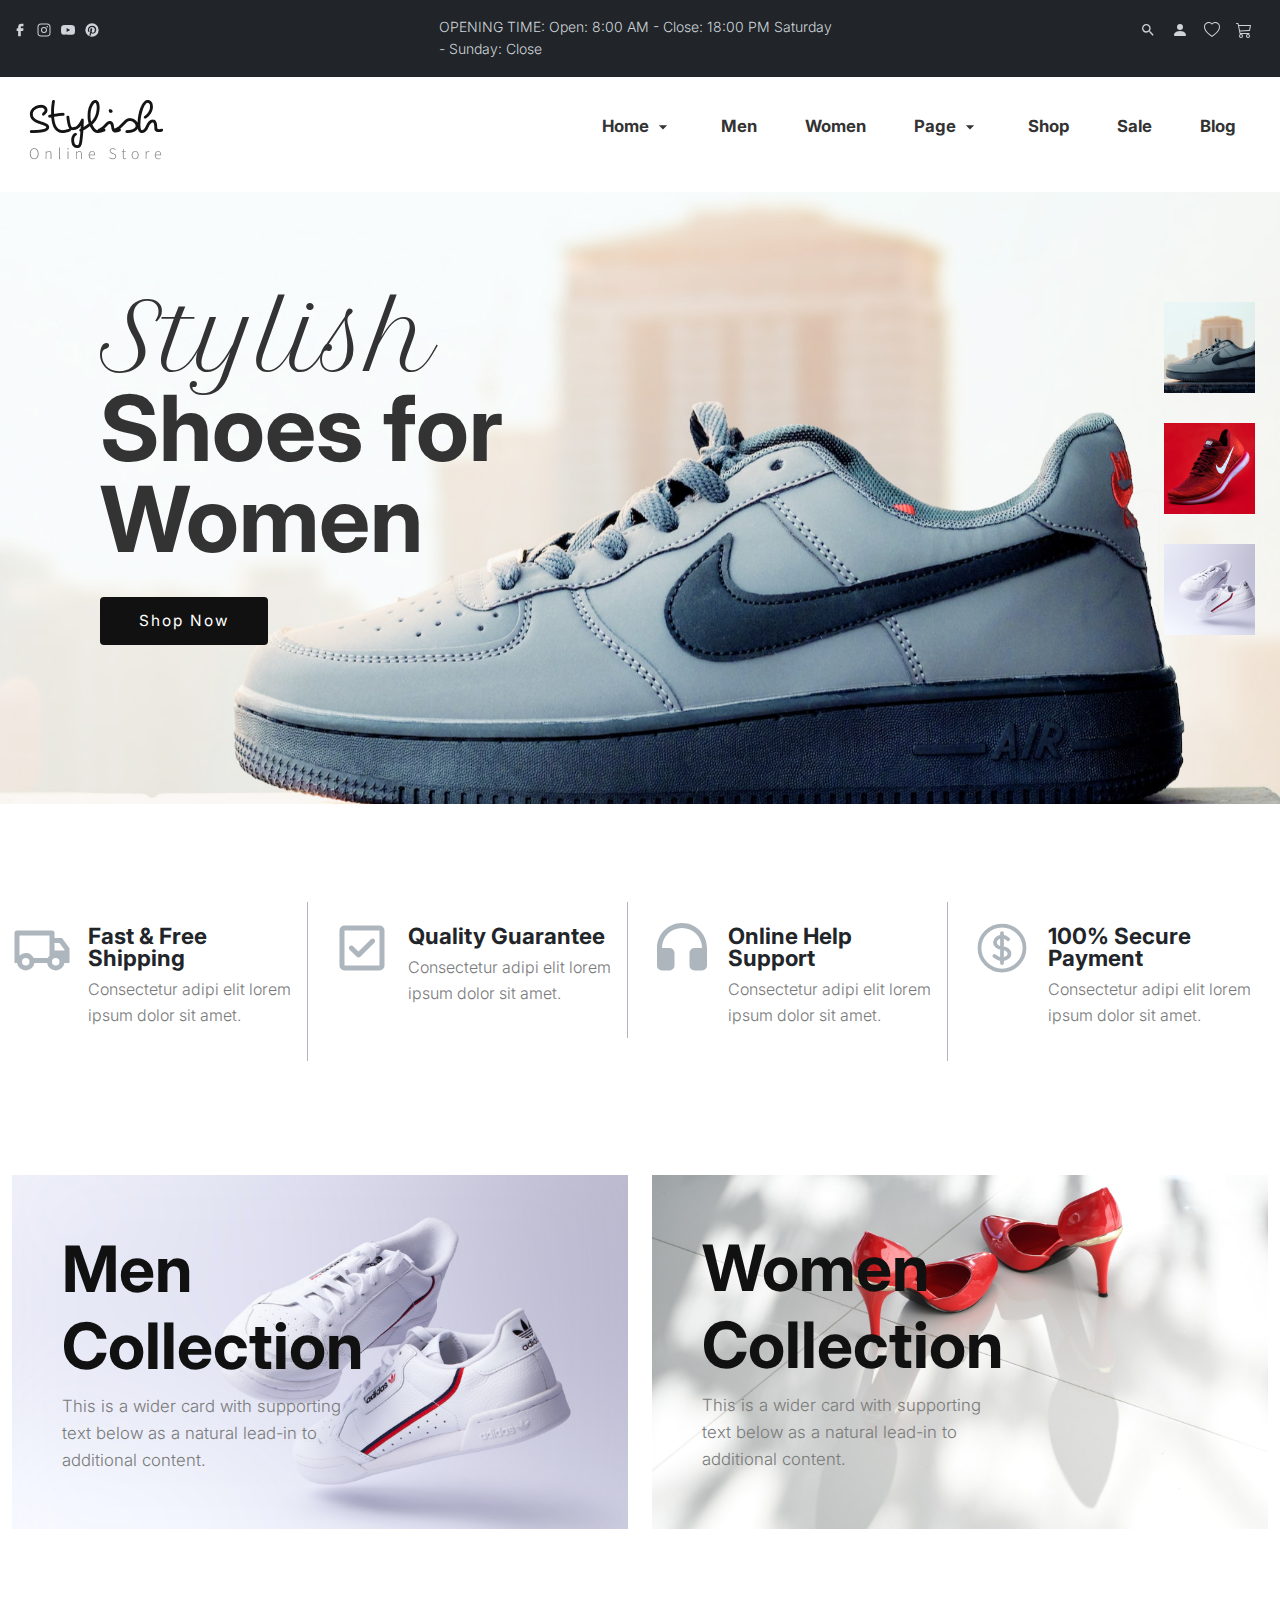
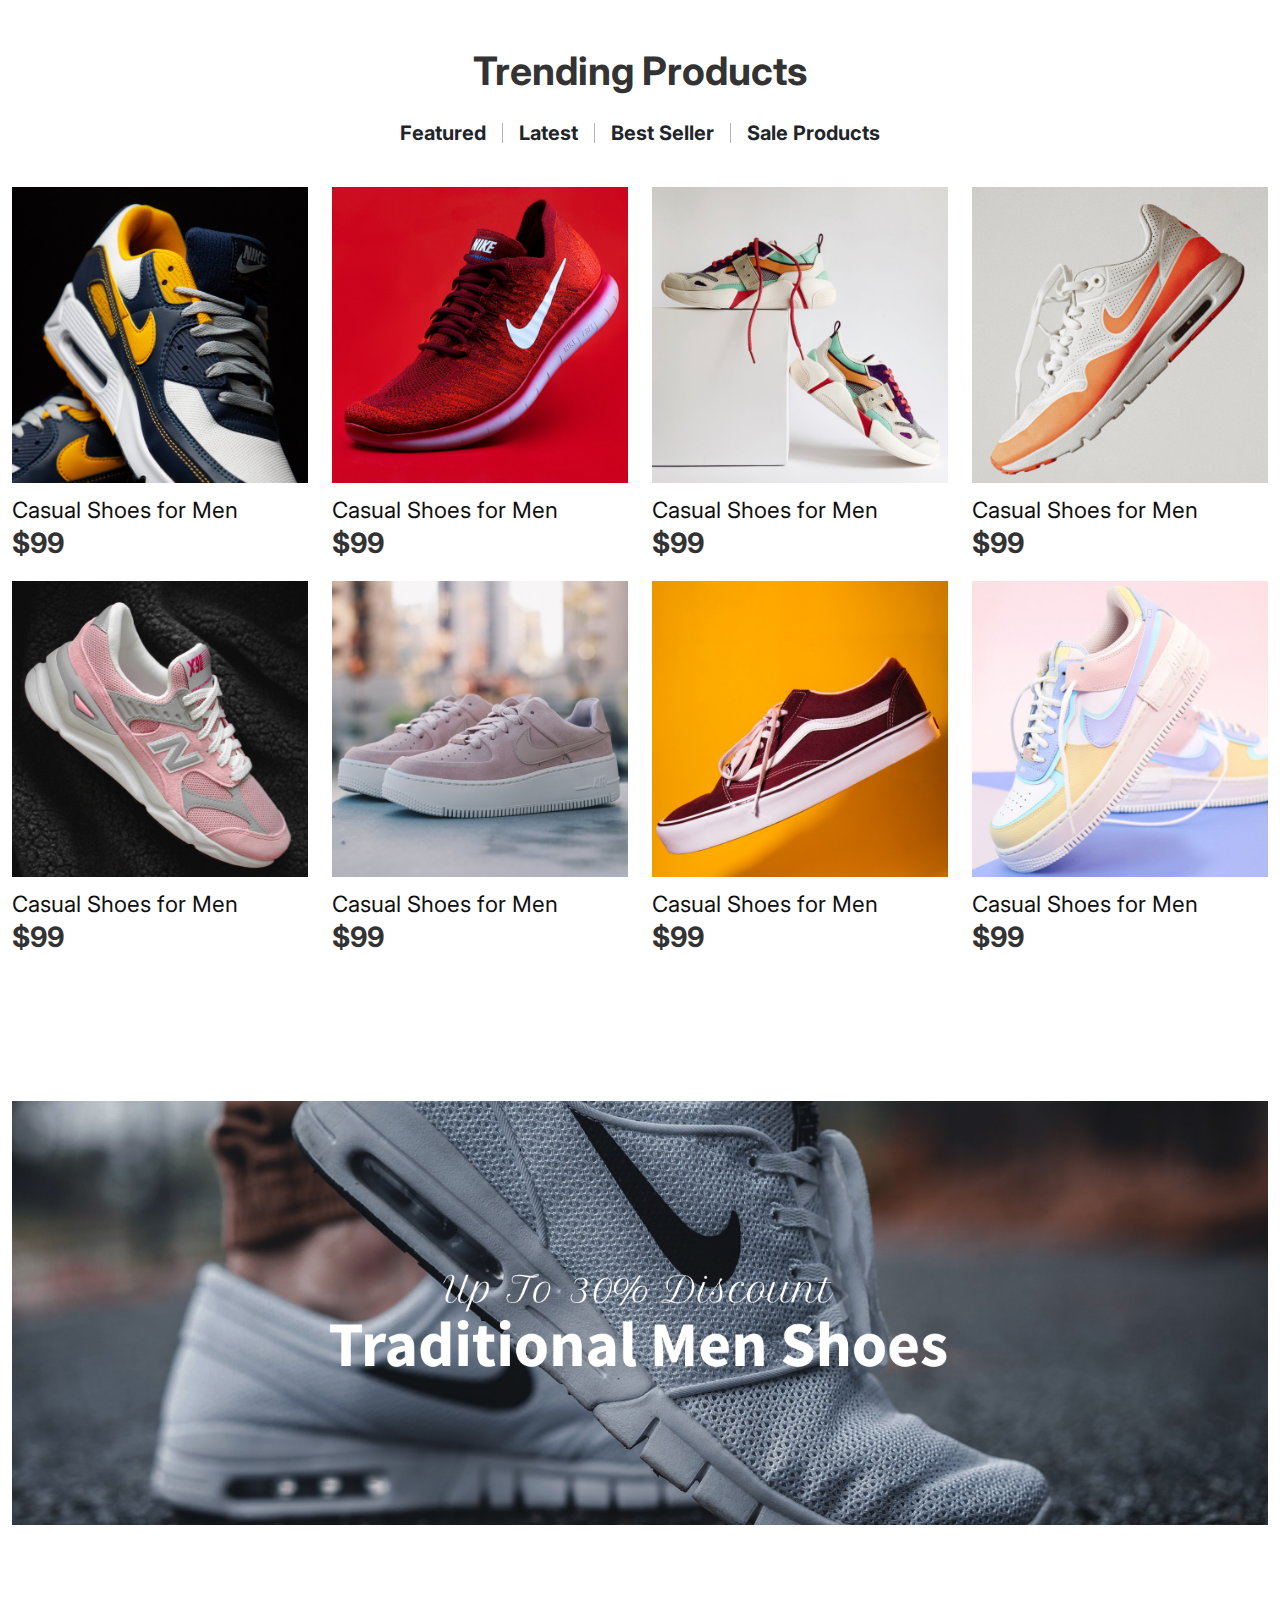
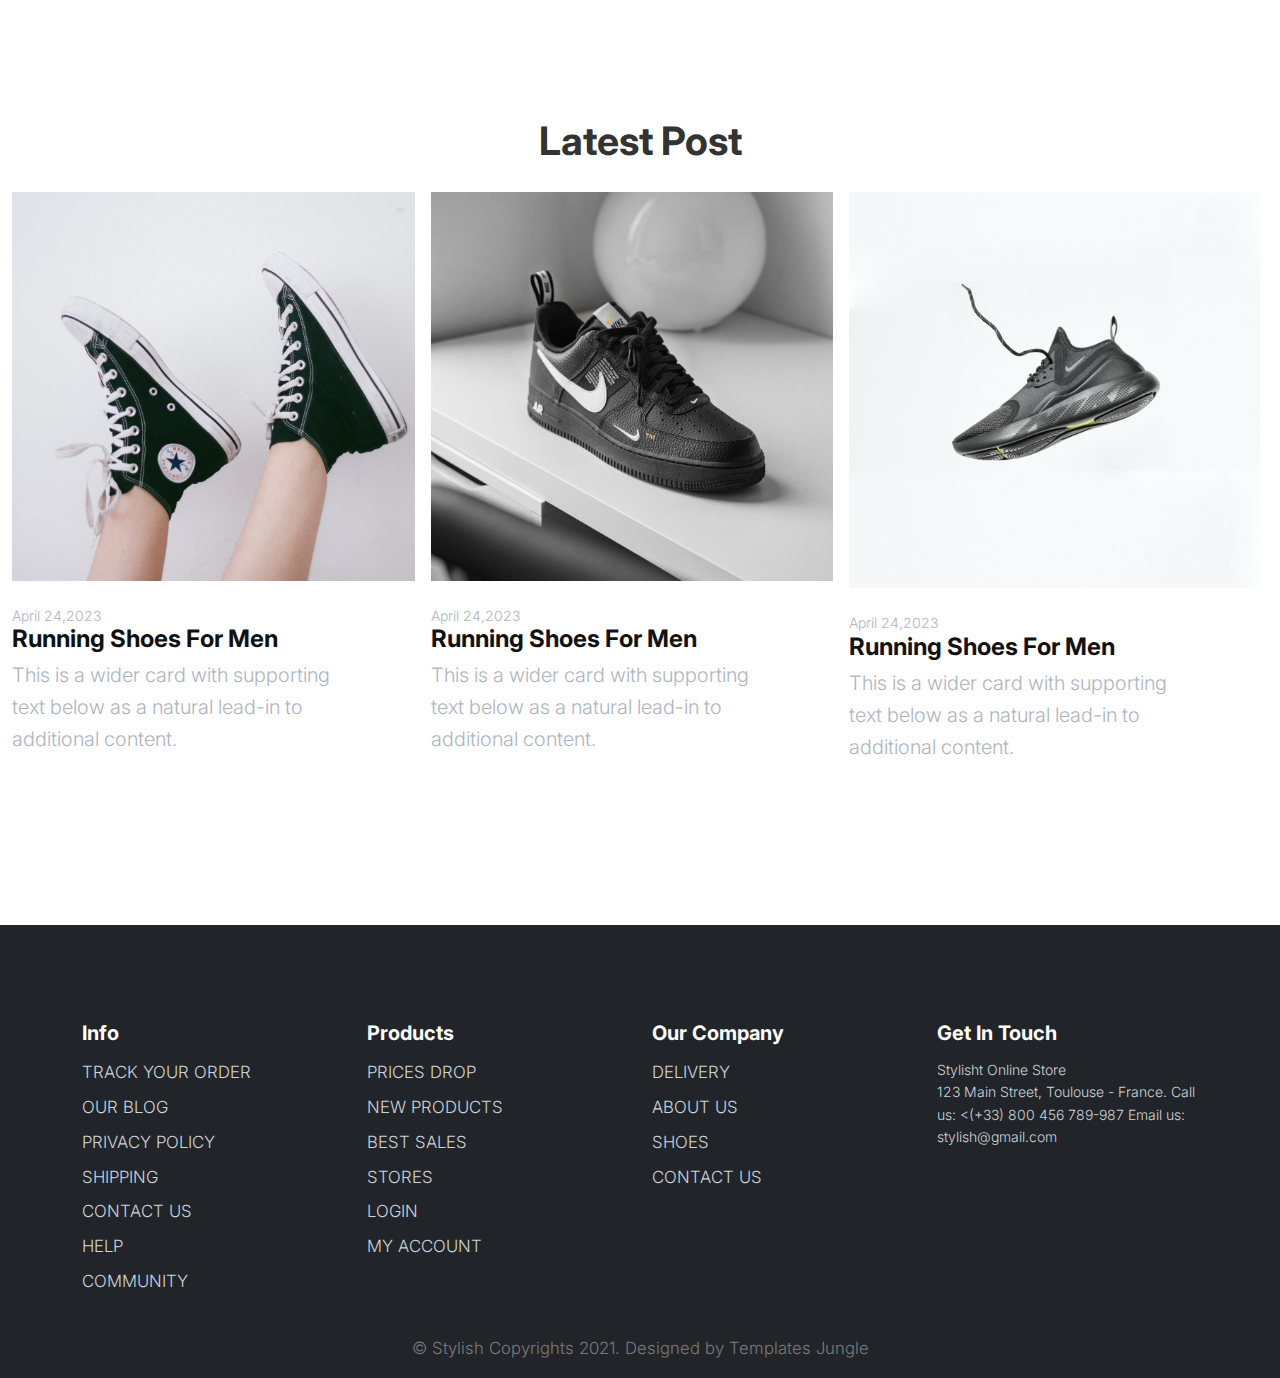
<file: home2.html>
<!DOCTYPE html>
<html>
  <head>
    <title>Stylish Online Store</title>
    <meta charset="utf-8">
    <meta http-equiv="X-UA-Compatible" content="IE=edge">
    <meta name="viewport" content="width=device-width, initial-scale=1.0">
    <meta name="format-detection" content="telephone=no">
    <meta name="apple-mobile-web-app-capable" content="yes">
    <meta name="author" content="">
    <meta name="keywords" content="">
    <meta name="description" content="">
    <link rel="stylesheet" type="text/css" href="css/bootstrap.min.css">
    <link rel="stylesheet" type="text/css" href="style.css">
    <link rel="stylesheet" href="https://cdn.jsdelivr.net/npm/swiper@9/swiper-bundle.min.css" />
    <link rel="preconnect" href="https://fonts.googleapis.com">
    <link rel="preconnect" href="https://fonts.gstatic.com" crossorigin>
    <link href="https://fonts.googleapis.com/css2?family=Inter:wght@400;500;600;700;800;900&family=Petit+Formal+Script&family=Source+Sans+Pro:wght@400;600;700;900&display=swap" rel="stylesheet">
    <!-- script
    ================================================== -->
    <script src="js/modernizr.js"></script>
    <!-- Google tag (gtag.js) -->
  <script async src="https://www.googletagmanager.com/gtag/js?id=G-C2ET6M75CY"></script>
  <script>
    window.dataLayer = window.dataLayer || [];
    function gtag() { dataLayer.push(arguments); }
    gtag('js', new Date());

    gtag('config', 'G-C2ET6M75CY');
  </script>
  </head>
  <body>
    <div class="modal fade" id="modaltoggle" aria-hidden="true" aria-labelledby="exampleModalToggleLabel" tabindex="-1">
      <div class="modal-dialog modal-fullscreen-md-down modal-xl modal-dialog-centered">
        <div class="modal-content">
          <div class="modal-body d-flex flex-wrap">
            <div class="col-lg-4 col-md-12 me-3">
              <div class="image-holder">
                <img src="images/single-product-item2.jpg" alt="Nike Shoes">
              </div>
            </div>
            <div class="col-lg-7 col-md-12">
              <div class="modal-close-btn text-align-right pt-3 pe-3 pb-3">
                <button type="button" class="btn-close" data-bs-dismiss="modal" aria-label="Close"></button>
              </div>
              <div class="summary">
                <div class="summary-content fs-6">
                  <h3 class="display-7">Running Shoes For Men</h3>
                  <span class="product-price fs-3">$99</span>
                  <div class="product-details">
                    <p class="fs-7">Buy good shoes and a good mattress, because when you're not in one you're in the other. With four pairs of shoes, I can travel the world.</p>
                  </div>
                  <ul class="select">
                    <li>
                      <strong>Colour Shown:</strong> Red, White, Black
                    </li>
                    <li>
                      <strong>Style:</strong> SM3018-100
                    </li>
                  </ul>
                  <div class="variations-form shopify-cart">
                    <div class="row">
                      <div class="col-md-6">
                        <div class="quantity d-flex pb-4">
                          <div class="qty-number align-top qty-number-plus d-flex justify-content-center align-items-center text-center">
                            <span class="increase-qty plus">
                              <svg class="plus">
                                <use xlink:href="#plus"></use>
                              </svg>
                            </span>
                          </div>
                          <input type="number" id="quantity_001" class="input-text text-center" step="1" min="1" max="" name="quantity" value="1" title="Qty" inputmode="numeric">
                          <div class="qty-number qty-number-minus d-flex justify-content-center align-items-center text-center">
                            <span class="increase-qty minus">
                              <svg class="minus">
                                <use xlink:href="#minus"></use>
                              </svg>
                            </span>
                          </div>
                        </div>
                      </div>
                      <div class="col-md-6">
                        <a rel="nofollow" data-no-instant="" href="#" class="out-stock button">Out of stock</a>
                        <button type="submit" class="btn btn-medium btn-black hvr-sweep-to-right">Add to cart</button>
                      </div>
                    </div>
                  </div>
                  <!-- variations-form -->
                  <div class="categories d-flex flex-wrap pt-3">
                    <strong class="pe-2">Categories:</strong>
                    <a href="#" title="categories">Clothing,</a>
                    <a href="#" title="categories">Men's Clothes,</a>
                    <a href="#" title="categories">Tops & T-Shirts</a>
                  </div>
                </div>
              </div>
            </div>
          </div>
        </div>
      </div>
    </div>
    <!-- quick view -->
    <div class="modal fade" id="modallong" tabindex="-1" aria-modal="true" role="dialog">
      <div class="modal-dialog modal-xl">
        <div class="modal-content">
          <div class="modal-header">
            <h2 class="modal-title fs-5">Cart <span class="count-product-cart">3</span>
            </h2>
            <button type="button" class="btn-close" data-bs-dismiss="modal" aria-label="Close"></button>
          </div>
          <div class="modal-body">
            <div class="shopping-cart">
              <div class="shopping-cart-content">
                <div class="mini-cart cart-list p-0">
                  <div class="mini-cart-item d-flex border-bottom pb-3">
                    <div class="col-lg-5">
                      <a href="#" title="product-image">
                        <img src="images/single-product-thumb1.jpg" class="img-fluid" alt="single-product-item">
                      </a>
                    </div>
                    <div class="col-lg-7">
                      <div class="product-header d-flex justify-content-between align-items-center mb-3">
                        <h4 class="product-title fs-5">Running Shoes For Men</h4>
                        <a href="" class="remove" aria-label="Remove this item" data-product_id="11913" data-cart_item_key="abc" data-product_sku="">
                          <svg class="close">
                            <use xlink:href="#close"></use>
                          </svg>
                        </a>
                      </div>
                      <div class="quantity-price d-flex justify-content-between align-items-center">
                        <div class="quantity d-flex">
                          <div class="qty-number align-top qty-number-plus d-flex justify-content-center align-items-center text-center">
                            <span class="increase-qty plus">
                              <svg class="plus">
                                <use xlink:href="#plus"></use>
                              </svg>
                            </span>
                          </div>
                          <input type="number" id="quantity_001" class="input-text text-center" step="1" min="1" max="" name="quantity" value="1" title="Qty" inputmode="numeric">
                          <div class="qty-number qty-number-minus d-flex justify-content-center align-items-center text-center">
                            <span class="increase-qty minus">
                              <svg class="minus">
                                <use xlink:href="#minus"></use>
                              </svg>
                            </span>
                          </div>
                        </div>
                        <div class="price-code">
                          <span class="product-price fs-4">$99</span>
                        </div>
                      </div>
                      <!-- quantity-price -->
                    </div>
                  </div>
                </div>
                <div class="mini-cart cart-list p-0 mt-3">
                  <div class="mini-cart-item d-flex border-bottom pb-3">
                    <div class="col-lg-5">
                      <a href="#" title="product-image">
                        <img src="images/single-product-thumb2.jpg" class="img-fluid" alt="single-product-item">
                      </a>
                    </div>
                    <div class="col-lg-7">
                      <div class="product-header d-flex justify-content-between align-items-center mb-3">
                        <h4 class="product-title fs-5">Brand Shoes For Men</h4>
                        <a href="" class="remove" aria-label="Remove this item" data-product_id="11913" data-cart_item_key="abc" data-product_sku="">
                          <svg class="close">
                            <use xlink:href="#close"></use>
                          </svg>
                        </a>
                      </div>
                      <div class="quantity-price d-flex justify-content-between align-items-center">
                        <div class="quantity d-flex">
                          <div class="qty-number align-top qty-number-plus d-flex justify-content-center align-items-center text-center">
                            <span class="increase-qty plus">
                              <svg class="plus">
                                <use xlink:href="#plus"></use>
                              </svg>
                            </span>
                          </div>
                          <input type="number" id="quantity_001" class="input-text text-center" step="1" min="1" max="" name="quantity" value="1" title="Qty" inputmode="numeric">
                          <div class="qty-number qty-number-minus d-flex justify-content-center align-items-center text-center">
                            <span class="increase-qty minus">
                              <svg class="minus">
                                <use xlink:href="#minus"></use>
                              </svg>
                            </span>
                          </div>
                        </div>
                        <div class="price-code">
                          <span class="product-price fs-4">$99</span>
                        </div>
                      </div>
                      <!-- quantity-price -->
                    </div>
                  </div>
                </div>
                <!-- cart-list -->
                <div class="mini-cart-total d-flex justify-content-between">
                  <span class="fs-5">Subtotal:</span>
                  <span class="special-price-code">
                    <span class="price-amount amount fs-3" style="opacity: 1;">
                      <bdi>
                        <span class="price-currency-symbol">$</span>198.00 </bdi>
                    </span>
                  </span>
                </div>
                <div class="modal-footer mt-5">
                  <button type="button" class="btn btn-black btn-large hvr-sweep-to-right">View Cart</button>
                  <button type="button" class="btn btn-outline-gray btn-large hvr-sweep-to-right">Checkout</button>
                </div>
              </div>
            </div>
          </div>
        </div>
      </div>
    </div>
    <!-- cart view -->
    <div class="modal fade" id="modallogin" tabindex="-1" aria-modal="true" role="dialog">
      <div class="modal-dialog" role="document">
        <div class="modal-content p-4">
          <div class="modal-header mx-auto border-0">
            <h2 class="modal-title fs-3 fw-normal">Login</h2>
          </div>
          <div class="modal-body">
            <div class="login-detail">
              <div class="login-form p-0">
                <div class="col-lg-12 mx-auto">
                  <form id="login-form">
                    <input type="text" name="username" placeholder="Username or Email Address *" class="mb-3 ps-3 text-input">
                    <input type="password" name="password" placeholder="Password" class="ps-3 text-input">
                    <div class="checkbox d-flex justify-content-between mt-4">
                      <p class="checkbox-form">
                        <label class="">
                          <input name="rememberme" type="checkbox" id="remember-me" value="forever"> Remember me </label>
                      </p>
                      <p class="lost-password">
                        <a href="#">Forgot your password?</a>
                      </p>
                    </div>
                  </form>
                </div>
              </div>
              <div class="modal-footer mt-5 d-flex justify-content-center">
                <button type="button" class="btn btn-black btn-medium hvr-sweep-to-right">Login</button>
                <button type="button" class="btn btn-outline-gray btn-medium hvr-sweep-to-right">Register</button>
              </div>
            </div>
          </div>
        </div>
      </div>
    </div>
    <!-- Login -->
    <svg xmlns="http://www.w3.org/2000/svg" style="display: none;">
      <symbol xmlns="http://www.w3.org/2000/svg" id="shopping-cart" viewBox="0 0 16 16">
        <path d="M0 1.5A.5.5 0 0 1 .5 1H2a.5.5 0 0 1 .485.379L2.89 3H14.5a.5.5 0 0 1 .49.598l-1 5a.5.5 0 0 1-.465.401l-9.397.472L4.415 11H13a.5.5 0 0 1 0 1H4a.5.5 0 0 1-.491-.408L2.01 3.607 1.61 2H.5a.5.5 0 0 1-.5-.5zM3.102 4l.84 4.479 9.144-.459L13.89 4H3.102zM5 12a2 2 0 1 0 0 4 2 2 0 0 0 0-4zm7 0a2 2 0 1 0 0 4 2 2 0 0 0 0-4zm-7 1a1 1 0 1 1 0 2 1 1 0 0 1 0-2zm7 0a1 1 0 1 1 0 2 1 1 0 0 1 0-2z" />
      </symbol>
      <symbol xmlns="http://www.w3.org/2000/svg" id="nav-icon" viewBox="0 0 16 16">
        <path d="M14 10.5a.5.5 0 0 0-.5-.5h-3a.5.5 0 0 0 0 1h3a.5.5 0 0 0 .5-.5zm0-3a.5.5 0 0 0-.5-.5h-7a.5.5 0 0 0 0 1h7a.5.5 0 0 0 .5-.5zm0-3a.5.5 0 0 0-.5-.5h-11a.5.5 0 0 0 0 1h11a.5.5 0 0 0 .5-.5z" />
      </symbol>
      <symbol xmlns="http://www.w3.org/2000/svg" id="close" viewBox="0 0 16 16">
        <path d="M2.146 2.854a.5.5 0 1 1 .708-.708L8 7.293l5.146-5.147a.5.5 0 0 1 .708.708L8.707 8l5.147 5.146a.5.5 0 0 1-.708.708L8 8.707l-5.146 5.147a.5.5 0 0 1-.708-.708L7.293 8 2.146 2.854Z" />
      </symbol>
      <symbol xmlns="http://www.w3.org/2000/svg" id="navbar-icon" viewBox="0 0 16 16">
        <path d="M14 10.5a.5.5 0 0 0-.5-.5h-3a.5.5 0 0 0 0 1h3a.5.5 0 0 0 .5-.5zm0-3a.5.5 0 0 0-.5-.5h-7a.5.5 0 0 0 0 1h7a.5.5 0 0 0 .5-.5zm0-3a.5.5 0 0 0-.5-.5h-11a.5.5 0 0 0 0 1h11a.5.5 0 0 0 .5-.5z" />
      </symbol>
      <symbol xmlns="http://www.w3.org/2000/svg" id="user" viewBox="0 0 16 16">
        <path d="M3 14s-1 0-1-1 1-4 6-4 6 3 6 4-1 1-1 1H3Zm5-6a3 3 0 1 0 0-6 3 3 0 0 0 0 6Z" />
      </symbol>
      <symbol xmlns="http://www.w3.org/2000/svg" id="wishlist" viewBox="0 0 16 16">
        <path d="m8 2.748-.717-.737C5.6.281 2.514.878 1.4 3.053c-.523 1.023-.641 2.5.314 4.385.92 1.815 2.834 3.989 6.286 6.357 3.452-2.368 5.365-4.542 6.286-6.357.955-1.886.838-3.362.314-4.385C13.486.878 10.4.28 8.717 2.01L8 2.748zM8 15C-7.333 4.868 3.279-3.04 7.824 1.143c.06.055.119.112.176.171a3.12 3.12 0 0 1 .176-.17C12.72-3.042 23.333 4.867 8 15z" />
      </symbol>
      <symbol xmlns="http://www.w3.org/2000/svg" id="search" viewBox="0 0 24 24">
        <path fill="currentColor" d="M15.5 14h-.79l-.28-.27A6.471 6.471 0 0 0 16 9.5A6.5 6.5 0 1 0 9.5 16c1.61 0 3.09-.59 4.23-1.57l.27.28v.79l5 4.99L20.49 19l-4.99-5zm-6 0C7.01 14 5 11.99 5 9.5S7.01 5 9.5 5S14 7.01 14 9.5S11.99 14 9.5 14z" />
      </symbol>
      <symbol xmlns="http://www.w3.org/2000/svg" id="facebook" viewBox="0 0 24 24">
        <path fill="currentColor" d="M9.198 21.5h4v-8.01h3.604l.396-3.98h-4V7.5a1 1 0 0 1 1-1h3v-4h-3a5 5 0 0 0-5 5v2.01h-2l-.396 3.98h2.396v8.01Z" />
      </symbol>
      <symbol xmlns="http://www.w3.org/2000/svg" id="youtube" viewBox="0 0 32 32">
        <path fill="currentColor" d="M29.41 9.26a3.5 3.5 0 0 0-2.47-2.47C24.76 6.2 16 6.2 16 6.2s-8.76 0-10.94.59a3.5 3.5 0 0 0-2.47 2.47A36.13 36.13 0 0 0 2 16a36.13 36.13 0 0 0 .59 6.74a3.5 3.5 0 0 0 2.47 2.47c2.18.59 10.94.59 10.94.59s8.76 0 10.94-.59a3.5 3.5 0 0 0 2.47-2.47A36.13 36.13 0 0 0 30 16a36.13 36.13 0 0 0-.59-6.74ZM13.2 20.2v-8.4l7.27 4.2Z" />
      </symbol>
      <symbol xmlns="http://www.w3.org/2000/svg" id="instagram" viewBox="0 0 256 256">
        <path fill="currentColor" d="M128 80a48 48 0 1 0 48 48a48.05 48.05 0 0 0-48-48Zm0 80a32 32 0 1 1 32-32a32 32 0 0 1-32 32Zm48-136H80a56.06 56.06 0 0 0-56 56v96a56.06 56.06 0 0 0 56 56h96a56.06 56.06 0 0 0 56-56V80a56.06 56.06 0 0 0-56-56Zm40 152a40 40 0 0 1-40 40H80a40 40 0 0 1-40-40V80a40 40 0 0 1 40-40h96a40 40 0 0 1 40 40ZM192 76a12 12 0 1 1-12-12a12 12 0 0 1 12 12Z" />
      </symbol>
      <symbol xmlns="http://www.w3.org/2000/svg" id="pinterest" viewBox="0 0 24 24">
        <path fill="currentColor" d="M9.04 21.54c.96.29 1.93.46 2.96.46a10 10 0 0 0 10-10A10 10 0 0 0 12 2A10 10 0 0 0 2 12c0 4.25 2.67 7.9 6.44 9.34c-.09-.78-.18-2.07 0-2.96l1.15-4.94s-.29-.58-.29-1.5c0-1.38.86-2.41 1.84-2.41c.86 0 1.26.63 1.26 1.44c0 .86-.57 2.09-.86 3.27c-.17.98.52 1.84 1.52 1.84c1.78 0 3.16-1.9 3.16-4.58c0-2.4-1.72-4.04-4.19-4.04c-2.82 0-4.48 2.1-4.48 4.31c0 .86.28 1.73.74 2.3c.09.06.09.14.06.29l-.29 1.09c0 .17-.11.23-.28.11c-1.28-.56-2.02-2.38-2.02-3.85c0-3.16 2.24-6.03 6.56-6.03c3.44 0 6.12 2.47 6.12 5.75c0 3.44-2.13 6.2-5.18 6.2c-.97 0-1.92-.52-2.26-1.13l-.67 2.37c-.23.86-.86 2.01-1.29 2.7v-.03Z" />
      </symbol>
      <symbol xmlns="http://www.w3.org/2000/svg" id="delivery" viewBox="0 0 24 24">
        <path fill="currentColor" d="M8.965 18a3.5 3.5 0 0 1-6.93 0H1V6a1 1 0 0 1 1-1h14a1 1 0 0 1 1 1v2h3l3 4.056V18h-2.035a3.501 3.501 0 0 1-6.93 0h-5.07ZM15 7H3v8.05a3.5 3.5 0 0 1 5.663.95h5.674c.168-.353.393-.674.663-.95V7Zm2 6h4v-.285L18.992 10H17v3Zm.5 6a1.5 1.5 0 1 0 0-3.001a1.5 1.5 0 0 0 0 3.001ZM7 17.5a1.5 1.5 0 1 0-3 0a1.5 1.5 0 0 0 3 0Z" />
      </symbol>
      <symbol xmlns="http://www.w3.org/2000/svg" id="shopping-carriage" viewBox="0 0 16 16">
        <path d="M4 10a1 1 0 0 1 2 0v2a1 1 0 0 1-2 0v-2zm3 0a1 1 0 0 1 2 0v2a1 1 0 0 1-2 0v-2zm3 0a1 1 0 1 1 2 0v2a1 1 0 0 1-2 0v-2z" />
        <path d="M5.757 1.071a.5.5 0 0 1 .172.686L3.383 6h9.234L10.07 1.757a.5.5 0 1 1 .858-.514L13.783 6H15.5a.5.5 0 0 1 .5.5v1a.5.5 0 0 1-.5.5h-.623l-1.844 6.456a.75.75 0 0 1-.722.544H3.69a.75.75 0 0 1-.722-.544L1.123 8H.5a.5.5 0 0 1-.5-.5v-1A.5.5 0 0 1 .5 6h1.717L5.07 1.243a.5.5 0 0 1 .686-.172zM2.163 8l1.714 6h8.246l1.714-6H2.163z" />
      </symbol>
      <symbol xmlns="http://www.w3.org/2000/svg" id="quick-view" viewBox="0 0 16 16">
        <path fill-rule="evenodd" d="M6.5 12a5.5 5.5 0 1 0 0-11 5.5 5.5 0 0 0 0 11zM13 6.5a6.5 6.5 0 1 1-13 0 6.5 6.5 0 0 1 13 0z" />
        <path d="M10.344 11.742c.03.04.062.078.098.115l3.85 3.85a1 1 0 0 0 1.415-1.414l-3.85-3.85a1.007 1.007 0 0 0-.115-.1 6.538 6.538 0 0 1-1.398 1.4z" />
        <path fill-rule="evenodd" d="M6.5 3a.5.5 0 0 1 .5.5V6h2.5a.5.5 0 0 1 0 1H7v2.5a.5.5 0 0 1-1 0V7H3.5a.5.5 0 0 1 0-1H6V3.5a.5.5 0 0 1 .5-.5z" />
      </symbol>
      <symbol xmlns="http://www.w3.org/2000/svg" id="guarantee" viewBox="0 0 24 24">
        <path fill="currentColor" d="m10.6 13.4l-2.15-2.15q-.275-.275-.7-.275t-.7.275q-.275.275-.275.7t.275.7L9.9 15.5q.3.3.7.3t.7-.3l5.65-5.65q.275-.275.275-.7t-.275-.7q-.275-.275-.7-.275t-.7.275L10.6 13.4ZM5 21q-.825 0-1.413-.588T3 19V5q0-.825.588-1.413T5 3h14q.825 0 1.413.588T21 5v14q0 .825-.588 1.413T19 21H5Zm0-2h14V5H5v14ZM5 5v14V5Z" />
      </symbol>
      <symbol xmlns="http://www.w3.org/2000/svg" id="headphone" viewBox="0 0 24 24">
        <path fill="currentColor" d="M4 12h3a2 2 0 0 1 2 2v5a2 2 0 0 1-2 2H4a2 2 0 0 1-2-2v-7C2 6.477 6.477 2 12 2s10 4.477 10 10v7a2 2 0 0 1-2 2h-3a2 2 0 0 1-2-2v-5a2 2 0 0 1 2-2h3a8 8 0 1 0-16 0Z" />
      </symbol>
      <symbol xmlns="http://www.w3.org/2000/svg" id="dollar" viewBox="0 0 24 24">
        <path fill="none" stroke="currentColor" stroke-linecap="round" stroke-linejoin="round" stroke-width="1.5" d="M12 6v12m-3-2.818l.879.659c1.171.879 3.07.879 4.242 0c1.172-.879 1.172-2.303 0-3.182C13.536 12.219 12.768 12 12 12c-.725 0-1.45-.22-2.003-.659c-1.106-.879-1.106-2.303 0-3.182s2.9-.879 4.006 0l.415.33M21 12a9 9 0 1 1-18 0a9 9 0 0 1 18 0Z" />
      </symbol>
      <symbol xmlns="http://www.w3.org/2000/svg" id="plus" viewBox="0 0 24 24">
        <path fill="currentColor" d="M19 12.998h-6v6h-2v-6H5v-2h6v-6h2v6h6z" />
      </symbol>
      <symbol xmlns="http://www.w3.org/2000/svg" id="minus" viewBox="0 0 24 24">
        <path fill="currentColor" d="M19 12.998H5v-2h14z" />
      </symbol>
      <symbol xmlns="http://www.w3.org/2000/svg" id="dropdown" viewBox="0 0 24 24">
        <path fill="currentColor" d="m7 10l5 5l5-5H7Z" />
      </symbol>      
      <symbol xmlns="http://www.w3.org/2000/svg" id="dropdown" viewBox="0 0 24 24">
        <path fill="currentColor" d="m7 10l5 5l5-5H7Z" />
      </symbol>
    </svg>
    <div class="search-box position-relative">
      <div class="search-wrap">
        <div class="close-button">
          <svg class="close">
            <use xlink:href="#close"></use>
          </svg>
        </div>
        <form id="search-form" class="text-lg-center text-md-left pt-3" action="" method="">
          <input type="text" class="search-input" placeholder="Search...">
          <svg class="search">
            <use xlink:href="#search"></use>
          </svg>
        </form>
      </div>
    </div>
    <header id="header" class="site-header text-black">
      <div class="header-top bg-dark pt-3">
        <div class="container-lg">
          <div class="row justify-content-between">
            <div class="col-lg-4 col-md-6 col-sm-12">
              <ul class="social-links list-unstyled d-flex">
                <li class="pe-2">
                  <a href="#">
                    <svg class="facebook gray-400" width="16" height="16">
                      <use xlink:href="#facebook"></use>
                    </svg>
                  </a>
                </li>
                <li class="pe-2">
                  <a href="#">
                    <svg class="instagram gray-400" width="16" height="16">
                      <use xlink:href="#instagram"></use>
                    </svg>
                  </a>
                </li>
                <li class="pe-2">
                  <a href="#">
                    <svg class="youtube gray-400" width="16" height="16">
                      <use xlink:href="#youtube"></use>
                    </svg>
                  </a>
                </li>
                <li>
                  <a href="#">
                    <svg class="pinterest gray-400" width="16" height="16">
                      <use xlink:href="#pinterest"></use>
                    </svg>
                  </a>
                </li>
              </ul>
            </div>
            <div class="col-lg-4 col-md-6 col-sm-12">
              <p class="gray-400">OPENING TIME: Open: 8:00 AM - Close: 18:00 PM Saturday - Sunday: Close</p>
            </div>
            <div class="col-lg-4 col-md-12 col-sm-12">
              <div class="user-items">
                <ul class="d-flex justify-content-lg-end justify-content-md-start list-unstyled">
                  <li class="search-item pe-3" data-bs-toggle="collapse" data-bs-target="#search-box" aria-controls="search-box" aria-expanded="false" aria-label="Toggle navigation">
                    <a href="#">
                      <svg class="search gray-400" width="16" height="16">
                        <use xlink:href="#search"></use>
                      </svg>
                    </a>
                  </li>
                  <li class="pe-3">
                    <a href="#" data-bs-toggle="modal" data-bs-target="#modallogin">
                      <svg class="user gray-400" width="16" height="16">
                        <use xlink:href="#user"></use>
                      </svg>
                    </a>
                  </li>
                  <li class="pe-3">
                    <a href="#">
                      <svg class="wishlist gray-400" width="16" height="16">
                        <use xlink:href="#wishlist"></use>
                      </svg>
                    </a>
                  </li>
                  <li class="pe-3">
                    <a href="#" data-bs-toggle="modal" data-bs-target="#modallong">
                      <svg class="shopping-cart gray-400" width="16" height="16">
                        <use xlink:href="#shopping-cart"></use>
                      </svg>
                    </a>
                  </li>
                </ul>
              </div>
            </div>
          </div>
        </div>
      </div>
      <nav id="header-nav" class="navbar navbar-expand-lg px-3 mb-3">
        <div class="container-lg">
          <a class="navbar-brand" href="index.html">
            <img src="images/main-logo.png" class="logo">
          </a>
          <button class="navbar-toggler d-flex d-lg-none order-3 p-2" type="button" data-bs-toggle="offcanvas" data-bs-target="#bdNavbar" aria-controls="bdNavbar" aria-expanded="false" aria-label="Toggle navigation">
            <svg class="navbar-icon">
              <use xlink:href="#navbar-icon"></use>
            </svg>
          </button>
          <div class="offcanvas offcanvas-end" tabindex="-1" id="bdNavbar" aria-labelledby="bdNavbarOffcanvasLabel">
            <div class="offcanvas-header px-4 pb-0">
              <a class="navbar-brand" href="index.html">
                <img src="images/main-logo.png" class="logo">
              </a>
              <button type="button" class="btn-close btn-close-black" data-bs-dismiss="offcanvas" aria-label="Close" data-bs-target="#bdNavbar"></button>
            </div>
            <div class="offcanvas-body text-hover">
              <ul id="navbar" class="navbar-nav justify-content-end align-items-center flex-grow-1 pe-3">
                <li class="nav-item dropdown">
                  <a class="nav-link me-5 active dropdown-toggle no-border" href="#" data-bs-toggle="dropdown" aria-expanded="">Home <svg class="dropdown" width="20" height="20">
                      <use xlink:href="#dropdown"></use>
                    </svg>
                  </a>
                  <ul class="dropdown-menu">
                    <li>
                      <a href="index.html" class="dropdown-item">Home Style1</a>
                    </li>
                  </ul>
                </li>
                <li class="nav-item">
                  <a class="nav-link me-5" href="#">Men</a>
                </li>
                <li class="nav-item">
                  <a class="nav-link me-5" href="#">Women</a>
                </li>
                <li class="nav-item dropdown">
                  <a class="nav-link me-5 active dropdown-toggle no-border" href="#" data-bs-toggle="dropdown" aria-expanded="">Page <svg class="dropdown" width="20" height="20">
                      <use xlink:href="#dropdown"></use>
                    </svg>
                  </a>
                  <ul class="dropdown-menu">
                    <li>
                      <a href="about-us.html" class="dropdown-item">About Us</a>
                    </li>
                  </ul>
                </li>
                <li class="nav-item">
                  <a class="nav-link me-5" href="shop.html">Shop</a>
                </li>
                <li class="nav-item">
                  <a class="nav-link me-5" href="#">Sale</a>
                </li>
                <li class="nav-item">
                  <a class="nav-link" href="blog.html">Blog</a>
                </li>
              </ul>
            </div>
          </div>
        </div>
      </nav>
    </header>
    <section id="intro" class="position-relative overflow-hidden">
      <div class="swiper large-swiper">
        <div class="swiper-wrapper">
          <div class="swiper-slide position-relative">
            <img src="images/banner-image1.jpg" alt="banner" class="img-fluid banner-image">
            <div class="banner-content position-absolute">
              <h1 class="heading fw-bold">
                <span class="subheading d-block fw-normal">Stylish</span>Shoes for Women
              </h1>
              <a href="#" class="btn btn-black btn-medium mt-4">Shop Now</a>
            </div>
          </div>
          <div class="swiper-slide">
            <img src="images/banner-image2.jpg" alt="banner" class="img-fluid banner-image">
            <div class="banner-content position-absolute">
              <h1 class="heading fw-bold light">
                <span class="subheading d-block fw-normal">Comfortable</span>Shoes for Men
              </h1>
              <a href="#" class="btn btn-black btn-medium mt-4">Shop Now</a>
            </div>
          </div>
          <div class="swiper-slide">
            <img src="images/banner-image3.jpg" alt="banner" class="img-fluid banner-image">
            <div class="banner-content position-absolute">
              <h1 class="heading fw-bold">
                <span class="subheading d-block fw-normal">Eyecatching</span>Shoes for teenager
              </h1>
              <a href="#" class="btn btn-black btn-medium mt-4">Shop Now</a>
            </div>
          </div>
        </div>
      </div>
      <div thumbsSlider="" class="swiper thumb-swiper position-absolute">
        <div class="swiper-wrapper d-flex flex-wrap">
          <div class="swiper-slide mb-3">
            <img src="images/banner-thumb-image1.jpg" alt="banner" class="img-fluid">
          </div>
          <div class="swiper-slide mb-3">
            <img src="images/banner-thumb-image2.jpg" alt="banner" class="img-fluid">
          </div>
          <div class="swiper-slide">
            <img src="images/banner-thumb-image3.jpg" alt="banner" class="img-fluid">
          </div>
        </div>
      </div>
    </section>
    <section id="company-services" class="padding-large pb-0">
      <div class="container-lg">
        <div class="row">
          <div class="col-lg-3 col-md-6 pb-3">
            <div class="icon-box d-flex align-items-baseline border-right pe-3 pb-3">
              <div class="icon-box-icon">
                <svg class="delivery mt-3">
                  <use xlink:href="#delivery" />
                </svg>
              </div>
              <div class="icon-box-content ps-3">
                <h3 class="card-title text-dark">Fast & Free Shipping</h3>
                <p class="fs-6">Consectetur adipi elit lorem ipsum dolor sit amet.</p>
              </div>
            </div>
          </div>
          <div class="col-lg-3 col-md-6 pb-3">
            <div class="icon-box d-flex align-items-baseline border-right pe-3 pb-3">
              <div class="icon-box-icon">
                <svg class="guarantee mt-3">
                  <use xlink:href="#guarantee" />
                </svg>
              </div>
              <div class="icon-box-content ps-3">
                <h3 class="card-title text-dark">Quality Guarantee</h3>
                <p class="fs-6">Consectetur adipi elit lorem ipsum dolor sit amet.</p>
              </div>
            </div>
          </div>
          <div class="col-lg-3 col-md-6 pb-3">
            <div class="icon-box d-flex align-items-baseline border-right pe-3 pb-3">
              <div class="icon-box-icon">
                <svg class="headphone mt-3">
                  <use xlink:href="#headphone" />
                </svg>
              </div>
              <div class="icon-box-content ps-3">
                <h3 class="card-title text-dark">Online Help Support</h3>
                <p class="fs-6">Consectetur adipi elit lorem ipsum dolor sit amet.</p>
              </div>
            </div>
          </div>
          <div class="col-lg-3 col-md-6 pb-3">
            <div class="icon-box d-flex align-items-baseline pb-3">
              <div class="icon-box-icon">
                <svg class="dollar mt-3">
                  <use xlink:href="#dollar" />
                </svg>
              </div>
              <div class="icon-box-content ps-3">
                <h3 class="card-title text-dark">100% Secure Payment</h3>
                <p class="fs-6">Consectetur adipi elit lorem ipsum dolor sit amet.</p>
              </div>
            </div>
          </div>
        </div>
      </div>
    </section>
    <section id="collection-products" class="padding-large style2">
      <div class="container-lg">
        <div class="row">
          <div class="col-lg-6 col-md-12 mb-4">
            <div class="collection-card position-relative">
              <div class="card-img">
                <img src="images/collection-item3.jpg" alt="product-item" class="img-fluid">
              </div>
              <div class="card-detail position-absolute">
                <h2 class="display-3 fw-bold">
                  <a href="#">Men Collection</a>
                  </h3>
                  <p>This is a wider card with supporting text below as a natural lead-in to additional content.</p>
              </div>
            </div>
          </div>
          <div class="col-lg-6 col-md-12">
            <div class="collection-card position-relative">
              <div class="card-img">
                <img src="images/collection-item4.jpg" alt="product-item" class="img-fluid">
              </div>
              <div class="card-detail position-absolute">
                <h2 class="display-3 fw-bold">
                  <a href="#">Women Collection</a>
                  </h3>
                  <p>This is a wider card with supporting text below as a natural lead-in to additional content.</p>
              </div>
            </div>
          </div>
        </div>
      </div>
    </section>
    <section id="trending-products">
      <div class="container-lg">
        <div class="row">
          <h2 class="text-center">Trending Products</h2>
          <div class="products-tabs mt-4">
            <ul class="nav nav-normal-tabs mb-3 justify-content-center" id="tabs-tab" role="tablist">
              <li class="nav-item pe-3 me-3" role="presentation">
                <button class="nav-link fs-5 fw-bold text-dark border-0 bg-transparent active p-0 lh-1" id="tabs-featured-tab" data-bs-toggle="pill" data-bs-target="#tabs-featured" type="button" role="tab" aria-controls="tabs-featured" aria-selected="true">Featured</button>
              </li>
              <li class="nav-item pe-3 me-3" role="presentation">
                <button class="nav-link fs-5 fw-bold text-dark border-0 bg-transparent p-0 lh-1" id="tabs-latest-tab" data-bs-toggle="pill" data-bs-target="#tabs-latest" type="button" role="tab" aria-controls="tabs-latest" aria-selected="false">Latest</button>
              </li>
              <li class="nav-item pe-3 me-3" role="presentation">
                <button class="nav-link fs-5 fw-bold text-dark border-0 bg-transparent p-0 lh-1" id="tabs-seller-tab" data-bs-toggle="pill" data-bs-target="#tabs-seller" type="button" role="tab" aria-controls="tabs-seller" aria-selected="false">Best Seller</button>
              </li>
              <li class="nav-item border-0" role="presentation">
                <button class="nav-link fs-5 fw-bold text-dark border-0 bg-transparent p-0 lh-1" id="tabs-sale-tab" data-bs-toggle="pill" data-bs-target="#tabs-sale" type="button" role="tab" aria-controls="tabs-sale" aria-selected="false">Sale Products</button>
              </li>
            </ul>
            <div class="tab-content">
              <div class="tab-pane fade show active" id="tabs-featured" role="tabpanel" aria-labelledby="tabs-home-tab" tabindex="0">
                <div class="product-content padding-small">
                  <div class="row row-cols-1 row-cols-sm-2 row-cols-md-3 row-cols-lg-5">
                    <div class="col-lg-3 mb-4">
                      <div class="product-card position-relative">
                        <div class="card-img">
                          <img src="images/card-large-item1.jpg" alt="product-item" class="product-image img-fluid">
                          <div class="cart-concern bg-light position-absolute">
                            <div class="cart-button d-flex justify-content-center align-items-center">
                              <button type="button" class="btn btn-normal" data-bs-toggle="modal" data-bs-target="#modallong">
                                <svg class="shopping-carriage">
                                  <use xlink:href="#shopping-carriage"></use>
                                </svg>
                              </button>
                              <button type="button" class="btn btn-normal" data-bs-target="#modaltoggle" data-bs-toggle="modal">
                                <svg class="quick-view">
                                  <use xlink:href="#quick-view"></use>
                                </svg>
                              </button>
                              <button type="button" class="btn btn-normal" data-bs-toggle="tooltip" data-bs-placement="top" data-bs-title="wishlist">
                                <svg class="wishlist">
                                  <use xlink:href="#wishlist"></use>
                                </svg>
                              </button>
                            </div>
                          </div>
                          <!-- cart-concern -->
                        </div>
                        <div class="card-detail lh-1">
                          <h3 class="card-title pt-3 fw-normal">
                            <a href="#">Casual Shoes for Men</a>
                          </h3>
                          <span class="card-price fs-3 fw-bold">$99</span>
                        </div>
                      </div>
                    </div>
                    <div class="col-lg-3 mb-4">
                      <div class="product-card position-relative">
                        <div class="card-img">
                          <img src="images/card-large-item2.jpg" alt="product-item" class="product-image img-fluid">
                          <div class="cart-concern bg-light position-absolute">
                            <div class="cart-button d-flex justify-content-center align-items-center">
                              <button type="button" class="btn btn-normal" data-bs-toggle="modal" data-bs-target="#modallong">
                                <svg class="shopping-carriage">
                                  <use xlink:href="#shopping-carriage"></use>
                                </svg>
                              </button>
                              <button type="button" class="btn btn-normal" data-bs-target="#modaltoggle" data-bs-toggle="modal">
                                <svg class="quick-view">
                                  <use xlink:href="#quick-view"></use>
                                </svg>
                              </button>
                              <button type="button" class="btn btn-normal" data-bs-toggle="tooltip" data-bs-placement="top" data-bs-title="wishlist">
                                <svg class="wishlist">
                                  <use xlink:href="#wishlist"></use>
                                </svg>
                              </button>
                            </div>
                          </div>
                          <!-- cart-concern -->
                        </div>
                        <div class="card-detail lh-1">
                          <h3 class="card-title pt-3 fw-normal">
                            <a href="#">Casual Shoes for Men</a>
                          </h3>
                          <span class="card-price fs-3 fw-bold">$99</span>
                        </div>
                      </div>
                    </div>
                    <div class="col-lg-3 mb-4">
                      <div class="product-card position-relative">
                        <div class="card-img">
                          <img src="images/card-large-item3.jpg" alt="product-item" class="product-image img-fluid">
                          <div class="cart-concern bg-light position-absolute">
                            <div class="cart-button d-flex justify-content-center align-items-center">
                              <button type="button" class="btn btn-normal" data-bs-toggle="modal" data-bs-target="#modallong">
                                <svg class="shopping-carriage">
                                  <use xlink:href="#shopping-carriage"></use>
                                </svg>
                              </button>
                              <button type="button" class="btn btn-normal" data-bs-target="#modaltoggle" data-bs-toggle="modal">
                                <svg class="quick-view">
                                  <use xlink:href="#quick-view"></use>
                                </svg>
                              </button>
                              <button type="button" class="btn btn-normal" data-bs-toggle="tooltip" data-bs-placement="top" data-bs-title="wishlist">
                                <svg class="wishlist">
                                  <use xlink:href="#wishlist"></use>
                                </svg>
                              </button>
                            </div>
                          </div>
                          <!-- cart-concern -->
                        </div>
                        <div class="card-detail lh-1">
                          <h3 class="card-title pt-3 fw-normal">
                            <a href="#">Casual Shoes for Men</a>
                          </h3>
                          <span class="card-price fs-3 fw-bold">$99</span>
                        </div>
                      </div>
                    </div>
                    <div class="col-lg-3 mb-4">
                      <div class="product-card position-relative">
                        <div class="card-img">
                          <img src="images/card-large-item4.jpg" alt="product-item" class="product-image img-fluid">
                          <div class="cart-concern bg-light position-absolute">
                            <div class="cart-button d-flex justify-content-center align-items-center">
                              <button type="button" class="btn btn-normal" data-bs-toggle="modal" data-bs-target="#modallong">
                                <svg class="shopping-carriage">
                                  <use xlink:href="#shopping-carriage"></use>
                                </svg>
                              </button>
                              <button type="button" class="btn btn-normal" data-bs-target="#modaltoggle" data-bs-toggle="modal">
                                <svg class="quick-view">
                                  <use xlink:href="#quick-view"></use>
                                </svg>
                              </button>
                              <button type="button" class="btn btn-normal" data-bs-toggle="tooltip" data-bs-placement="top" data-bs-title="wishlist">
                                <svg class="wishlist">
                                  <use xlink:href="#wishlist"></use>
                                </svg>
                              </button>
                            </div>
                          </div>
                          <!-- cart-concern -->
                        </div>
                        <div class="card-detail lh-1">
                          <h3 class="card-title pt-3 fw-normal">
                            <a href="#">Casual Shoes for Men</a>
                          </h3>
                          <span class="card-price fs-3 fw-bold">$99</span>
                        </div>
                      </div>
                    </div>
                    <div class="col-lg-3 mb-4">
                      <div class="product-card position-relative">
                        <div class="card-img">
                          <img src="images/card-large-item5.jpg" alt="product-item" class="product-image img-fluid">
                          <div class="cart-concern bg-light position-absolute">
                            <div class="cart-button d-flex justify-content-center align-items-center">
                              <button type="button" class="btn btn-normal" data-bs-toggle="modal" data-bs-target="#modallong">
                                <svg class="shopping-carriage">
                                  <use xlink:href="#shopping-carriage"></use>
                                </svg>
                              </button>
                              <button type="button" class="btn btn-normal" data-bs-target="#modaltoggle" data-bs-toggle="modal">
                                <svg class="quick-view">
                                  <use xlink:href="#quick-view"></use>
                                </svg>
                              </button>
                              <button type="button" class="btn btn-normal" data-bs-toggle="tooltip" data-bs-placement="top" data-bs-title="wishlist">
                                <svg class="wishlist">
                                  <use xlink:href="#wishlist"></use>
                                </svg>
                              </button>
                            </div>
                          </div>
                          <!-- cart-concern -->
                        </div>
                        <div class="card-detail lh-1">
                          <h3 class="card-title pt-3 fw-normal">
                            <a href="#">Casual Shoes for Men</a>
                          </h3>
                          <span class="card-price fs-3 fw-bold">$99</span>
                        </div>
                      </div>
                    </div>
                    <div class="col-lg-3 mb-4">
                      <div class="product-card position-relative">
                        <div class="card-img">
                          <img src="images/card-large-item6.jpg" alt="product-item" class="product-image img-fluid">
                          <div class="cart-concern bg-light position-absolute">
                            <div class="cart-button d-flex justify-content-center align-items-center">
                              <button type="button" class="btn btn-normal" data-bs-toggle="modal" data-bs-target="#modallong">
                                <svg class="shopping-carriage">
                                  <use xlink:href="#shopping-carriage"></use>
                                </svg>
                              </button>
                              <button type="button" class="btn btn-normal" data-bs-target="#modaltoggle" data-bs-toggle="modal">
                                <svg class="quick-view">
                                  <use xlink:href="#quick-view"></use>
                                </svg>
                              </button>
                              <button type="button" class="btn btn-normal" data-bs-toggle="tooltip" data-bs-placement="top" data-bs-title="wishlist">
                                <svg class="wishlist">
                                  <use xlink:href="#wishlist"></use>
                                </svg>
                              </button>
                            </div>
                          </div>
                          <!-- cart-concern -->
                        </div>
                        <div class="card-detail lh-1">
                          <h3 class="card-title pt-3 fw-normal">
                            <a href="#">Casual Shoes for Men</a>
                          </h3>
                          <span class="card-price fs-3 fw-bold">$99</span>
                        </div>
                      </div>
                    </div>
                    <div class="col-lg-3 mb-4">
                      <div class="product-card position-relative">
                        <div class="card-img">
                          <img src="images/card-large-item7.jpg" alt="product-item" class="product-image img-fluid">
                          <div class="cart-concern bg-light position-absolute">
                            <div class="cart-button d-flex justify-content-center align-items-center">
                              <button type="button" class="btn btn-normal" data-bs-toggle="modal" data-bs-target="#modallong">
                                <svg class="shopping-carriage">
                                  <use xlink:href="#shopping-carriage"></use>
                                </svg>
                              </button>
                              <button type="button" class="btn btn-normal" data-bs-target="#modaltoggle" data-bs-toggle="modal">
                                <svg class="quick-view">
                                  <use xlink:href="#quick-view"></use>
                                </svg>
                              </button>
                              <button type="button" class="btn btn-normal" data-bs-toggle="tooltip" data-bs-placement="top" data-bs-title="wishlist">
                                <svg class="wishlist">
                                  <use xlink:href="#wishlist"></use>
                                </svg>
                              </button>
                            </div>
                          </div>
                          <!-- cart-concern -->
                        </div>
                        <div class="card-detail lh-1">
                          <h3 class="card-title pt-3 fw-normal">
                            <a href="#">Casual Shoes for Men</a>
                          </h3>
                          <span class="card-price fs-3 fw-bold">$99</span>
                        </div>
                      </div>
                    </div>
                    <div class="col-lg-3 mb-4">
                      <div class="product-card position-relative">
                        <div class="card-img">
                          <img src="images/card-large-item8.jpg" alt="product-item" class="product-image img-fluid">
                          <div class="cart-concern bg-light position-absolute">
                            <div class="cart-button d-flex justify-content-center align-items-center">
                              <button type="button" class="btn btn-normal" data-bs-toggle="modal" data-bs-target="#modallong">
                                <svg class="shopping-carriage">
                                  <use xlink:href="#shopping-carriage"></use>
                                </svg>
                              </button>
                              <button type="button" class="btn btn-normal" data-bs-target="#modaltoggle" data-bs-toggle="modal">
                                <svg class="quick-view">
                                  <use xlink:href="#quick-view"></use>
                                </svg>
                              </button>
                              <button type="button" class="btn btn-normal" data-bs-toggle="tooltip" data-bs-placement="top" data-bs-title="wishlist">
                                <svg class="wishlist">
                                  <use xlink:href="#wishlist"></use>
                                </svg>
                              </button>
                            </div>
                          </div>
                          <!-- cart-concern -->
                        </div>
                        <div class="card-detail lh-1">
                          <h3 class="card-title pt-3 fw-normal">
                            <a href="#">Casual Shoes for Men</a>
                          </h3>
                          <span class="card-price fs-3 fw-bold">$99</span>
                        </div>
                      </div>
                    </div>
                  </div>
                </div>
              </div>
              <!-- featured tab -->
              <div class="tab-pane fade" id="tabs-seller" role="tabpanel" aria-labelledby="tabs-seller-tab" tabindex="0">
                <div class="product-content padding-small">
                  <div class="row row-cols-1 row-cols-sm-2 row-cols-md-3 row-cols-lg-5">
                    <div class="col-lg-3 mb-4">
                      <div class="product-card position-relative">
                        <div class="card-img">
                          <img src="images/card-large-item1.jpg" alt="product-item" class="product-image img-fluid">
                          <div class="cart-concern bg-light position-absolute">
                            <div class="cart-button d-flex justify-content-center align-items-center">
                              <button type="button" class="btn btn-normal" data-bs-toggle="modal" data-bs-target="#modallong">
                                <svg class="shopping-carriage">
                                  <use xlink:href="#shopping-carriage"></use>
                                </svg>
                              </button>
                              <button type="button" class="btn btn-normal" data-bs-target="#modaltoggle" data-bs-toggle="modal">
                                <svg class="quick-view">
                                  <use xlink:href="#quick-view"></use>
                                </svg>
                              </button>
                              <button type="button" class="btn btn-normal" data-bs-toggle="tooltip" data-bs-placement="top" data-bs-title="wishlist">
                                <svg class="wishlist">
                                  <use xlink:href="#wishlist"></use>
                                </svg>
                              </button>
                            </div>
                          </div>
                          <!-- cart-concern -->
                        </div>
                        <div class="card-detail lh-1">
                          <h3 class="card-title pt-3 fw-normal">
                            <a href="#">Casual Shoes for Men</a>
                          </h3>
                          <span class="card-price fs-3 fw-bold">$99</span>
                        </div>
                      </div>
                    </div>
                    <div class="col-lg-3 mb-4">
                      <div class="product-card position-relative">
                        <div class="card-img">
                          <img src="images/card-large-item3.jpg" alt="product-item" class="product-image img-fluid">
                          <div class="cart-concern bg-light position-absolute">
                            <div class="cart-button d-flex justify-content-center align-items-center">
                              <button type="button" class="btn btn-normal" data-bs-toggle="modal" data-bs-target="#modallong">
                                <svg class="shopping-carriage">
                                  <use xlink:href="#shopping-carriage"></use>
                                </svg>
                              </button>
                              <button type="button" class="btn btn-normal" data-bs-target="#modaltoggle" data-bs-toggle="modal">
                                <svg class="quick-view">
                                  <use xlink:href="#quick-view"></use>
                                </svg>
                              </button>
                              <button type="button" class="btn btn-normal" data-bs-toggle="tooltip" data-bs-placement="top" data-bs-title="wishlist">
                                <svg class="wishlist">
                                  <use xlink:href="#wishlist"></use>
                                </svg>
                              </button>
                            </div>
                          </div>
                          <!-- cart-concern -->
                        </div>
                        <div class="card-detail lh-1">
                          <h3 class="card-title pt-3 fw-normal">
                            <a href="#">Casual Shoes for Men</a>
                          </h3>
                          <span class="card-price fs-3 fw-bold">$99</span>
                        </div>
                      </div>
                    </div>
                    <div class="col-lg-3 mb-4">
                      <div class="product-card position-relative">
                        <div class="card-img">
                          <img src="images/card-large-item5.jpg" alt="product-item" class="product-image img-fluid">
                          <div class="cart-concern bg-light position-absolute">
                            <div class="cart-button d-flex justify-content-center align-items-center">
                              <button type="button" class="btn btn-normal" data-bs-toggle="modal" data-bs-target="#modallong">
                                <svg class="shopping-carriage">
                                  <use xlink:href="#shopping-carriage"></use>
                                </svg>
                              </button>
                              <button type="button" class="btn btn-normal" data-bs-target="#modaltoggle" data-bs-toggle="modal">
                                <svg class="quick-view">
                                  <use xlink:href="#quick-view"></use>
                                </svg>
                              </button>
                              <button type="button" class="btn btn-normal" data-bs-toggle="tooltip" data-bs-placement="top" data-bs-title="wishlist">
                                <svg class="wishlist">
                                  <use xlink:href="#wishlist"></use>
                                </svg>
                              </button>
                            </div>
                          </div>
                          <!-- cart-concern -->
                        </div>
                        <div class="card-detail lh-1">
                          <h3 class="card-title pt-3 fw-normal">
                            <a href="#">Casual Shoes for Men</a>
                          </h3>
                          <span class="card-price fs-3 fw-bold">$99</span>
                        </div>
                      </div>
                    </div>
                    <div class="col-lg-3 mb-4">
                      <div class="product-card position-relative">
                        <div class="card-img">
                          <img src="images/card-large-item7.jpg" alt="product-item" class="product-image img-fluid">
                          <div class="cart-concern bg-light position-absolute">
                            <div class="cart-button d-flex justify-content-center align-items-center">
                              <button type="button" class="btn btn-normal" data-bs-toggle="modal" data-bs-target="#modallong">
                                <svg class="shopping-carriage">
                                  <use xlink:href="#shopping-carriage"></use>
                                </svg>
                              </button>
                              <button type="button" class="btn btn-normal" data-bs-target="#modaltoggle" data-bs-toggle="modal">
                                <svg class="quick-view">
                                  <use xlink:href="#quick-view"></use>
                                </svg>
                              </button>
                              <button type="button" class="btn btn-normal" data-bs-toggle="tooltip" data-bs-placement="top" data-bs-title="wishlist">
                                <svg class="wishlist">
                                  <use xlink:href="#wishlist"></use>
                                </svg>
                              </button>
                            </div>
                          </div>
                          <!-- cart-concern -->
                        </div>
                        <div class="card-detail lh-1">
                          <h3 class="card-title pt-3 fw-normal">
                            <a href="#">Casual Shoes for Men</a>
                          </h3>
                          <span class="card-price fs-3 fw-bold">$99</span>
                        </div>
                      </div>
                    </div>
                    <div class="col-lg-3 mb-4">
                      <div class="product-card position-relative">
                        <div class="card-img">
                          <img src="images/card-large-item9.jpg" alt="product-item" class="product-image img-fluid">
                          <div class="cart-concern bg-light position-absolute">
                            <div class="cart-button d-flex justify-content-center align-items-center">
                              <button type="button" class="btn btn-normal" data-bs-toggle="modal" data-bs-target="#modallong">
                                <svg class="shopping-carriage">
                                  <use xlink:href="#shopping-carriage"></use>
                                </svg>
                              </button>
                              <button type="button" class="btn btn-normal" data-bs-target="#modaltoggle" data-bs-toggle="modal">
                                <svg class="quick-view">
                                  <use xlink:href="#quick-view"></use>
                                </svg>
                              </button>
                              <button type="button" class="btn btn-normal" data-bs-toggle="tooltip" data-bs-placement="top" data-bs-title="wishlist">
                                <svg class="wishlist">
                                  <use xlink:href="#wishlist"></use>
                                </svg>
                              </button>
                            </div>
                          </div>
                          <!-- cart-concern -->
                        </div>
                        <div class="card-detail lh-1">
                          <h3 class="card-title pt-3 fw-normal">
                            <a href="#">Casual Shoes for Men</a>
                          </h3>
                          <span class="card-price fs-3 fw-bold">$99</span>
                        </div>
                      </div>
                    </div>
                    <div class="col-lg-3 mb-4">
                      <div class="product-card position-relative">
                        <div class="card-img">
                          <img src="images/card-large-item8.jpg" alt="product-item" class="product-image img-fluid">
                          <div class="cart-concern bg-light position-absolute">
                            <div class="cart-button d-flex justify-content-center align-items-center">
                              <button type="button" class="btn btn-normal" data-bs-toggle="modal" data-bs-target="#modallong">
                                <svg class="shopping-carriage">
                                  <use xlink:href="#shopping-carriage"></use>
                                </svg>
                              </button>
                              <button type="button" class="btn btn-normal" data-bs-target="#modaltoggle" data-bs-toggle="modal">
                                <svg class="quick-view">
                                  <use xlink:href="#quick-view"></use>
                                </svg>
                              </button>
                              <button type="button" class="btn btn-normal" data-bs-toggle="tooltip" data-bs-placement="top" data-bs-title="wishlist">
                                <svg class="wishlist">
                                  <use xlink:href="#wishlist"></use>
                                </svg>
                              </button>
                            </div>
                          </div>
                          <!-- cart-concern -->
                        </div>
                        <div class="card-detail lh-1">
                          <h3 class="card-title pt-3 fw-normal">
                            <a href="#">Casual Shoes for Men</a>
                          </h3>
                          <span class="card-price fs-3 fw-bold">$99</span>
                        </div>
                      </div>
                    </div>
                  </div>
                </div>
              </div>
              <!-- seller tab -->
              <div class="tab-pane fade" id="tabs-latest" role="tabpanel" aria-labelledby="tabs-latest-tab" tabindex="0">
                <div class="product-content padding-small">
                  <div class="row row-cols-1 row-cols-sm-2 row-cols-md-3 row-cols-lg-5">
                    <div class="col-lg-3 mb-4">
                      <div class="product-card position-relative">
                        <div class="card-img">
                          <img src="images/card-large-item11.jpg" alt="product-item" class="product-image img-fluid">
                          <div class="cart-concern bg-light position-absolute">
                            <div class="cart-button d-flex justify-content-center align-items-center">
                              <button type="button" class="btn btn-normal" data-bs-toggle="modal" data-bs-target="#modallong">
                                <svg class="shopping-carriage">
                                  <use xlink:href="#shopping-carriage"></use>
                                </svg>
                              </button>
                              <button type="button" class="btn btn-normal" data-bs-target="#modaltoggle" data-bs-toggle="modal">
                                <svg class="quick-view">
                                  <use xlink:href="#quick-view"></use>
                                </svg>
                              </button>
                              <button type="button" class="btn btn-normal" data-bs-toggle="tooltip" data-bs-placement="top" data-bs-title="wishlist">
                                <svg class="wishlist">
                                  <use xlink:href="#wishlist"></use>
                                </svg>
                              </button>
                            </div>
                          </div>
                          <!-- cart-concern -->
                        </div>
                        <div class="card-detail lh-1">
                          <h3 class="card-title pt-3 fw-normal">
                            <a href="#">Casual Shoes for Men</a>
                          </h3>
                          <span class="card-price fs-3 fw-bold">$99</span>
                        </div>
                      </div>
                    </div>
                    <div class="col-lg-3 mb-4">
                      <div class="product-card position-relative">
                        <div class="card-img">
                          <img src="images/card-large-item12.jpg" alt="product-item" class="product-image img-fluid">
                          <div class="cart-concern bg-light position-absolute">
                            <div class="cart-button d-flex justify-content-center align-items-center">
                              <button type="button" class="btn btn-normal" data-bs-toggle="modal" data-bs-target="#modallong">
                                <svg class="shopping-carriage">
                                  <use xlink:href="#shopping-carriage"></use>
                                </svg>
                              </button>
                              <button type="button" class="btn btn-normal" data-bs-target="#modaltoggle" data-bs-toggle="modal">
                                <svg class="quick-view">
                                  <use xlink:href="#quick-view"></use>
                                </svg>
                              </button>
                              <button type="button" class="btn btn-normal" data-bs-toggle="tooltip" data-bs-placement="top" data-bs-title="wishlist">
                                <svg class="wishlist">
                                  <use xlink:href="#wishlist"></use>
                                </svg>
                              </button>
                            </div>
                          </div>
                          <!-- cart-concern -->
                        </div>
                        <div class="card-detail lh-1">
                          <h3 class="card-title pt-3 fw-normal">
                            <a href="#">Casual Shoes for Men</a>
                          </h3>
                          <span class="card-price fs-3 fw-bold">$99</span>
                        </div>
                      </div>
                    </div>
                    <div class="col-lg-3 mb-4">
                      <div class="product-card position-relative">
                        <div class="card-img">
                          <img src="images/card-large-item6.jpg" alt="product-item" class="product-image img-fluid">
                          <div class="cart-concern bg-light position-absolute">
                            <div class="cart-button d-flex justify-content-center align-items-center">
                              <button type="button" class="btn btn-normal" data-bs-toggle="modal" data-bs-target="#modallong">
                                <svg class="shopping-carriage">
                                  <use xlink:href="#shopping-carriage"></use>
                                </svg>
                              </button>
                              <button type="button" class="btn btn-normal" data-bs-target="#modaltoggle" data-bs-toggle="modal">
                                <svg class="quick-view">
                                  <use xlink:href="#quick-view"></use>
                                </svg>
                              </button>
                              <button type="button" class="btn btn-normal" data-bs-toggle="tooltip" data-bs-placement="top" data-bs-title="wishlist">
                                <svg class="wishlist">
                                  <use xlink:href="#wishlist"></use>
                                </svg>
                              </button>
                            </div>
                          </div>
                          <!-- cart-concern -->
                        </div>
                        <div class="card-detail lh-1">
                          <h3 class="card-title pt-3 fw-normal">
                            <a href="#">Casual Shoes for Men</a>
                          </h3>
                          <span class="card-price fs-3 fw-bold">$99</span>
                        </div>
                      </div>
                    </div>
                    <div class="col-lg-3 mb-4">
                      <div class="product-card position-relative">
                        <div class="card-img">
                          <img src="images/card-large-item8.jpg" alt="product-item" class="product-image img-fluid">
                          <div class="cart-concern bg-light position-absolute">
                            <div class="cart-button d-flex justify-content-center align-items-center">
                              <button type="button" class="btn btn-normal" data-bs-toggle="modal" data-bs-target="#modallong">
                                <svg class="shopping-carriage">
                                  <use xlink:href="#shopping-carriage"></use>
                                </svg>
                              </button>
                              <button type="button" class="btn btn-normal" data-bs-target="#modaltoggle" data-bs-toggle="modal">
                                <svg class="quick-view">
                                  <use xlink:href="#quick-view"></use>
                                </svg>
                              </button>
                              <button type="button" class="btn btn-normal" data-bs-toggle="tooltip" data-bs-placement="top" data-bs-title="wishlist">
                                <svg class="wishlist">
                                  <use xlink:href="#wishlist"></use>
                                </svg>
                              </button>
                            </div>
                          </div>
                          <!-- cart-concern -->
                        </div>
                        <div class="card-detail lh-1">
                          <h3 class="card-title pt-3 fw-normal">
                            <a href="#">Casual Shoes for Men</a>
                          </h3>
                          <span class="card-price fs-3 fw-bold">$99</span>
                        </div>
                      </div>
                    </div>
                    <div class="col-lg-3 mb-4">
                      <div class="product-card position-relative">
                        <div class="card-img">
                          <img src="images/card-large-item10.jpg" alt="product-item" class="product-image img-fluid">
                          <div class="cart-concern bg-light position-absolute">
                            <div class="cart-button d-flex justify-content-center align-items-center">
                              <button type="button" class="btn btn-normal" data-bs-toggle="modal" data-bs-target="#modallong">
                                <svg class="shopping-carriage">
                                  <use xlink:href="#shopping-carriage"></use>
                                </svg>
                              </button>
                              <button type="button" class="btn btn-normal" data-bs-target="#modaltoggle" data-bs-toggle="modal">
                                <svg class="quick-view">
                                  <use xlink:href="#quick-view"></use>
                                </svg>
                              </button>
                              <button type="button" class="btn btn-normal" data-bs-toggle="tooltip" data-bs-placement="top" data-bs-title="wishlist">
                                <svg class="wishlist">
                                  <use xlink:href="#wishlist"></use>
                                </svg>
                              </button>
                            </div>
                          </div>
                          <!-- cart-concern -->
                        </div>
                        <div class="card-detail lh-1">
                          <h3 class="card-title pt-3 fw-normal">
                            <a href="#">Casual Shoes for Men</a>
                          </h3>
                          <span class="card-price fs-3 fw-bold">$99</span>
                        </div>
                      </div>
                    </div>
                    <div class="col-lg-3 mb-4">
                      <div class="product-card position-relative">
                        <div class="card-img">
                          <img src="images/card-large-item3.jpg" alt="product-item" class="product-image img-fluid">
                          <div class="cart-concern bg-light position-absolute">
                            <div class="cart-button d-flex justify-content-center align-items-center">
                              <button type="button" class="btn btn-normal" data-bs-toggle="modal" data-bs-target="#modallong">
                                <svg class="shopping-carriage">
                                  <use xlink:href="#shopping-carriage"></use>
                                </svg>
                              </button>
                              <button type="button" class="btn btn-normal" data-bs-target="#modaltoggle" data-bs-toggle="modal">
                                <svg class="quick-view">
                                  <use xlink:href="#quick-view"></use>
                                </svg>
                              </button>
                              <button type="button" class="btn btn-normal" data-bs-toggle="tooltip" data-bs-placement="top" data-bs-title="wishlist">
                                <svg class="wishlist">
                                  <use xlink:href="#wishlist"></use>
                                </svg>
                              </button>
                            </div>
                          </div>
                          <!-- cart-concern -->
                        </div>
                        <div class="card-detail lh-1">
                          <h3 class="card-title pt-3 fw-normal">
                            <a href="#">Casual Shoes for Men</a>
                          </h3>
                          <span class="card-price fs-3 fw-bold">$99</span>
                        </div>
                      </div>
                    </div>
                  </div>
                </div>
              </div>
              <!-- lLatest tab -->
              <div class="tab-pane fade" id="tabs-sale" role="tabpanel" aria-labelledby="tabs-sale-tab" tabindex="0">
                <div class="product-content padding-small">
                  <div class="row row-cols-1 row-cols-sm-2 row-cols-md-3 row-cols-lg-5">
                    <div class="col-lg-3 mb-4">
                      <div class="product-card position-relative">
                        <div class="card-img">
                          <span class="label-product sale bg-dark p-2 position-absolute">Sale 20%</span>
                          <img src="images/card-large-item12.jpg" alt="product-item" class="product-image img-fluid">
                          <div class="cart-concern bg-light position-absolute">
                            <div class="cart-button d-flex justify-content-center align-items-center">
                              <button type="button" class="btn btn-normal" data-bs-toggle="modal" data-bs-target="#modallong">
                                <svg class="shopping-carriage">
                                  <use xlink:href="#shopping-carriage"></use>
                                </svg>
                              </button>
                              <button type="button" class="btn btn-normal" data-bs-target="#modaltoggle" data-bs-toggle="modal">
                                <svg class="quick-view">
                                  <use xlink:href="#quick-view"></use>
                                </svg>
                              </button>
                              <button type="button" class="btn btn-normal" data-bs-toggle="tooltip" data-bs-placement="top" data-bs-title="wishlist">
                                <svg class="wishlist">
                                  <use xlink:href="#wishlist"></use>
                                </svg>
                              </button>
                            </div>
                          </div>
                          <!-- cart-concern -->
                        </div>
                        <div class="card-detail lh-1">
                          <h3 class="card-title pt-3 fw-normal">
                            <a href="#">Casual Shoes for Men</a>
                          </h3>
                          <span class="card-price fs-3 fw-bold">$99</span>
                        </div>
                      </div>
                    </div>
                    <div class="col-lg-3 mb-4">
                      <div class="product-card position-relative">
                        <div class="card-img">
                          <span class="label-product sale bg-dark p-2 position-absolute">Sale 10%</span>
                          <img src="images/card-large-item10.jpg" alt="product-item" class="product-image img-fluid">
                          <div class="cart-concern bg-light position-absolute">
                            <div class="cart-button d-flex justify-content-center align-items-center">
                              <button type="button" class="btn btn-normal" data-bs-toggle="modal" data-bs-target="#modallong">
                                <svg class="shopping-carriage">
                                  <use xlink:href="#shopping-carriage"></use>
                                </svg>
                              </button>
                              <button type="button" class="btn btn-normal" data-bs-target="#modaltoggle" data-bs-toggle="modal">
                                <svg class="quick-view">
                                  <use xlink:href="#quick-view"></use>
                                </svg>
                              </button>
                              <button type="button" class="btn btn-normal" data-bs-toggle="tooltip" data-bs-placement="top" data-bs-title="wishlist">
                                <svg class="wishlist">
                                  <use xlink:href="#wishlist"></use>
                                </svg>
                              </button>
                            </div>
                          </div>
                          <!-- cart-concern -->
                        </div>
                        <div class="card-detail lh-1">
                          <h3 class="card-title pt-3 fw-normal">
                            <a href="#">Casual Shoes for Men</a>
                          </h3>
                          <span class="card-price fs-3 fw-bold">$99</span>
                        </div>
                      </div>
                    </div>
                    <div class="col-lg-3 mb-4">
                      <div class="product-card position-relative">
                        <div class="card-img">
                          <span class="label-product sale bg-dark p-2 position-absolute">Sale 10%</span>
                          <img src="images/card-large-item7.jpg" alt="product-item" class="product-image img-fluid">
                          <div class="cart-concern bg-light position-absolute">
                            <div class="cart-button d-flex justify-content-center align-items-center">
                              <button type="button" class="btn btn-normal" data-bs-toggle="modal" data-bs-target="#modallong">
                                <svg class="shopping-carriage">
                                  <use xlink:href="#shopping-carriage"></use>
                                </svg>
                              </button>
                              <button type="button" class="btn btn-normal" data-bs-target="#modaltoggle" data-bs-toggle="modal">
                                <svg class="quick-view">
                                  <use xlink:href="#quick-view"></use>
                                </svg>
                              </button>
                              <button type="button" class="btn btn-normal" data-bs-toggle="tooltip" data-bs-placement="top" data-bs-title="wishlist">
                                <svg class="wishlist">
                                  <use xlink:href="#wishlist"></use>
                                </svg>
                              </button>
                            </div>
                          </div>
                          <!-- cart-concern -->
                        </div>
                        <div class="card-detail lh-1">
                          <h3 class="card-title pt-3 fw-normal">
                            <a href="#">Casual Shoes for Men</a>
                          </h3>
                          <span class="card-price fs-3 fw-bold">$99</span>
                        </div>
                      </div>
                    </div>
                    <div class="col-lg-3 mb-4">
                      <div class="product-card position-relative">
                        <div class="card-img">
                          <img src="images/card-large-item6.jpg" alt="product-item" class="product-image img-fluid">
                          <div class="cart-concern bg-light position-absolute">
                            <div class="cart-button d-flex justify-content-center align-items-center">
                              <button type="button" class="btn btn-normal" data-bs-toggle="modal" data-bs-target="#modallong">
                                <svg class="shopping-carriage">
                                  <use xlink:href="#shopping-carriage"></use>
                                </svg>
                              </button>
                              <button type="button" class="btn btn-normal" data-bs-target="#modaltoggle" data-bs-toggle="modal">
                                <svg class="quick-view">
                                  <use xlink:href="#quick-view"></use>
                                </svg>
                              </button>
                              <button type="button" class="btn btn-normal" data-bs-toggle="tooltip" data-bs-placement="top" data-bs-title="wishlist">
                                <svg class="wishlist">
                                  <use xlink:href="#wishlist"></use>
                                </svg>
                              </button>
                            </div>
                          </div>
                          <!-- cart-concern -->
                        </div>
                        <div class="card-detail lh-1">
                          <h3 class="card-title pt-3 fw-normal">
                            <a href="#">Casual Shoes for Men</a>
                          </h3>
                          <span class="card-price fs-3 fw-bold">$99</span>
                        </div>
                      </div>
                    </div>
                    <div class="col-lg-3 mb-4">
                      <div class="product-card position-relative">
                        <div class="card-img">
                          <img src="images/card-large-item4.jpg" alt="product-item" class="product-image img-fluid">
                          <div class="cart-concern bg-light position-absolute">
                            <div class="cart-button d-flex justify-content-center align-items-center">
                              <button type="button" class="btn btn-normal" data-bs-toggle="modal" data-bs-target="#modallong">
                                <svg class="shopping-carriage">
                                  <use xlink:href="#shopping-carriage"></use>
                                </svg>
                              </button>
                              <button type="button" class="btn btn-normal" data-bs-target="#modaltoggle" data-bs-toggle="modal">
                                <svg class="quick-view">
                                  <use xlink:href="#quick-view"></use>
                                </svg>
                              </button>
                              <button type="button" class="btn btn-normal" data-bs-toggle="tooltip" data-bs-placement="top" data-bs-title="wishlist">
                                <svg class="wishlist">
                                  <use xlink:href="#wishlist"></use>
                                </svg>
                              </button>
                            </div>
                          </div>
                          <!-- cart-concern -->
                        </div>
                        <div class="card-detail lh-1">
                          <h3 class="card-title pt-3 fw-normal">
                            <a href="#">Casual Shoes for Men</a>
                          </h3>
                          <span class="card-price fs-3 fw-bold">$99</span>
                        </div>
                      </div>
                    </div>
                    <div class="col-lg-3 mb-4">
                      <div class="product-card position-relative">
                        <div class="card-img">
                          <img src="images/card-large-item2.jpg" alt="product-item" class="product-image img-fluid">
                          <div class="cart-concern bg-light position-absolute">
                            <div class="cart-button d-flex justify-content-center align-items-center">
                              <button type="button" class="btn btn-normal" data-bs-toggle="modal" data-bs-target="#modallong">
                                <svg class="shopping-carriage">
                                  <use xlink:href="#shopping-carriage"></use>
                                </svg>
                              </button>
                              <button type="button" class="btn btn-normal" data-bs-target="#modaltoggle" data-bs-toggle="modal">
                                <svg class="quick-view">
                                  <use xlink:href="#quick-view"></use>
                                </svg>
                              </button>
                              <button type="button" class="btn btn-normal" data-bs-toggle="tooltip" data-bs-placement="top" data-bs-title="wishlist">
                                <svg class="wishlist">
                                  <use xlink:href="#wishlist"></use>
                                </svg>
                              </button>
                            </div>
                          </div>
                          <!-- cart-concern -->
                        </div>
                        <div class="card-detail lh-1">
                          <h3 class="card-title pt-3 fw-normal">
                            <a href="#">Casual Shoes for Men</a>
                          </h3>
                          <span class="card-price fs-3 fw-bold">$99</span>
                        </div>
                      </div>
                    </div>
                  </div>
                </div>
              </div>
              <!-- sale tab -->
            </div>
          </div>
        </div>
      </div>
    </section>
    <section class="sale-product padding-large">
      <div class="container-lg">
        <div class="image-holder">
          <img src="images/single-full-image1.jpg" alt="sale" class="img-fluid">
        </div>
      </div>
    </section>
    <section id="latest-blog" class="padding-large">
      <div class="container-lg">
        <div class="row">
          <div class="display-header text-center">
            <h2>Latest Post</h2>
          </div>
          <div class="post-grid d-flex flex-wrap mt-4">
            <div class="col-lg-4 col-md-6 col-sm-12 mb-5">
              <div class="card-item pe-3">
                <div class="card border-0 bg-transparent">
                  <div class="card-image zoom-effect">
                    <img src="images/post-item5.jpg" alt="" class="post-image img-fluid">
                  </div>
                </div>
                <div class="card-body p-0 mt-4">
                  <div class="meta-date">April 24,2023</div>
                  <h3 class="card-title fs-4">
                    <a href="#">Running Shoes For Men</a>
                  </h3>
                  <p class="fs-5">This is a wider card with supporting text below as a natural lead-in to additional content.</p>
                </div>
              </div>
            </div>
            <div class="col-lg-4 col-md-6 col-sm-12 mb-5">
              <div class="card-item pe-3">
                <div class="card border-0 bg-transparent">
                  <div class="card-image zoom-effect">
                    <img src="images/post-item6.jpg" alt="" class="post-image img-fluid">
                  </div>
                </div>
                <div class="card-body p-0 mt-4">
                  <div class="meta-date">April 24,2023</div>
                  <h3 class="card-title fs-4">
                    <a href="#">Running Shoes For Men</a>
                  </h3>
                  <p class="fs-5">This is a wider card with supporting text below as a natural lead-in to additional content.</p>
                </div>
              </div>
            </div>
            <div class="col-lg-4 col-md-6 col-sm-12 mb-5">
              <div class="card-item pe-2">
                <div class="card border-0 bg-transparent">
                  <div class="card-image zoom-effect">
                    <img src="images/post-item7.jpg" alt="" class="post-image img-fluid">
                  </div>
                </div>
                <div class="card-body p-0 mt-4">
                  <div class="meta-date">April 24,2023</div>
                  <h3 class="card-title fs-4">
                    <a href="#">Running Shoes For Men</a>
                  </h3>
                  <p class="fs-5">This is a wider card with supporting text below as a natural lead-in to additional content.</p>
                </div>
              </div>
            </div>
          </div>
        </div>
      </div>
    </section>
    <footer id="footer" class="overflow-hidden bg-dark padding-large pb-0">
      <div class="container">
        <div class="row d-flex flex-wrap justify-content-between">
          <div class="col-lg-3 col-sm-6 pb-3">
            <div class="footer-menu">
              <h5 class="widget-title pb-2 light">Info</h5>
              <ul class="menu-list list-unstyled text-uppercase text-hover light-border gray-400">
                <li class="pb-2">
                  <a href="#">Track Your Order</a>
                </li>
                <li class="pb-2">
                  <a href="#">Our Blog</a>
                </li>
                <li class="pb-2">
                  <a href="#">Privacy policy</a>
                </li>
                <li class="pb-2">
                  <a href="#">Shipping</a>
                </li>
                <li class="pb-2">
                  <a href="#">Contact Us</a>
                </li>
                <li class="pb-2">
                  <a href="#">Help</a>
                </li>
                <li class="pb-2">
                  <a href="#">Community</a>
                </li>
              </ul>
            </div>
          </div>
          <div class="col-lg-3 col-sm-6 pb-3">
            <div class="footer-menu">
              <h5 class="widget-title pb-2 light">Products</h5>
              <ul class="menu-list list-unstyled text-uppercase text-hover light-border gray-400">
                <li class="pb-2">
                  <a href="#">Prices Drop</a>
                </li>
                <li class="pb-2">
                  <a href="#">New Products</a>
                </li>
                <li class="pb-2">
                  <a href="#">Best Sales</a>
                </li>
                <li class="pb-2">
                  <a href="#">Stores</a>
                </li>
                <li class="pb-2">
                  <a href="#">Login</a>
                </li>
                <li class="pb-2">
                  <a href="#">My Account</a>
                </li>
              </ul>
            </div>
          </div>
          <div class="col-lg-3 col-sm-6 pb-3">
            <div class="footer-menu text-hover">
              <h5 class="widget-title pb-2 light">Our Company</h5>
              <ul class="menu-list list-unstyled text-uppercase text-hover light-border gray-400">
                <li class="pb-2">
                  <a href="#">Delivery</a>
                </li>
                <li class="pb-2">
                  <a href="#">About Us</a>
                </li>
                <li class="pb-2">
                  <a href="#">Shoes</a>
                </li>
                <li class="pb-2">
                  <a href="#">Contact Us</a>
                </li>
              </ul>
            </div>
          </div>
          <div class="col-lg-3 col-sm-6 pb-3">
            <div class="footer-menu">
              <h5 class="widget-title pb-2 light">Get In Touch</h5>
              <div class="footer-contact-text gray-400">
                <span>Stylisht Online Store <br>123 Main Street, Toulouse - France. </span>
                <span> Call us: <(+33) 800 456 789-987 </span>
                    <span class="text-hover light-border"> Email us: <a href="mailto:">stylish@gmail.com</a>
                    </span>
              </div>
            </div>
          </div>
        </div>
        <div class="row text-center position-relative gray-400">
          <p>© Stylish Copyrights 2021. Designed by Templates Jungle</p>
        </div>
      </div>
    </footer>
    <script src="js/jquery-1.11.0.min.js"></script>
    <script src="https://cdn.jsdelivr.net/npm/swiper/swiper-bundle.min.js"></script>
    <script type="text/javascript" src="js/bootstrap.bundle.min.js"></script>
    <script type="text/javascript" src="js/plugins.js"></script>
    <script type="text/javascript" src="js/script.js"></script>
  </body>
</html>
</file>
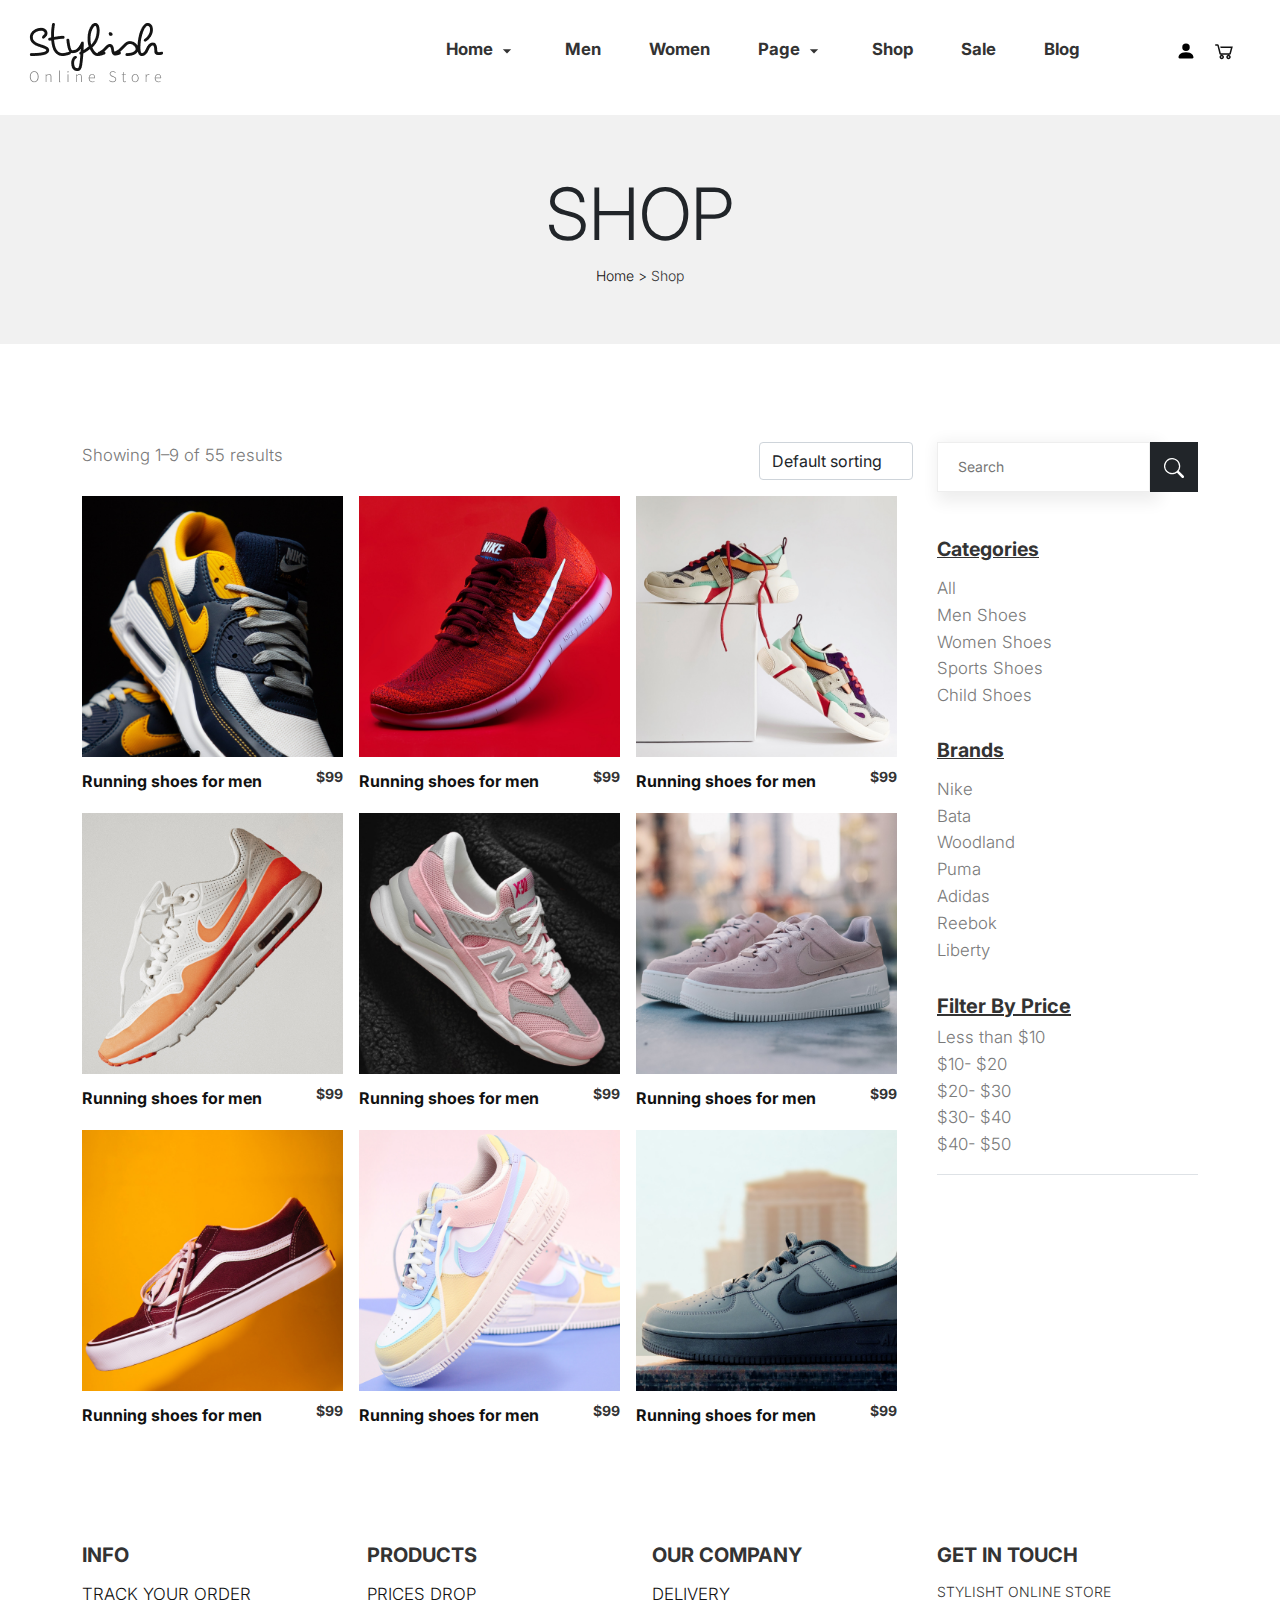
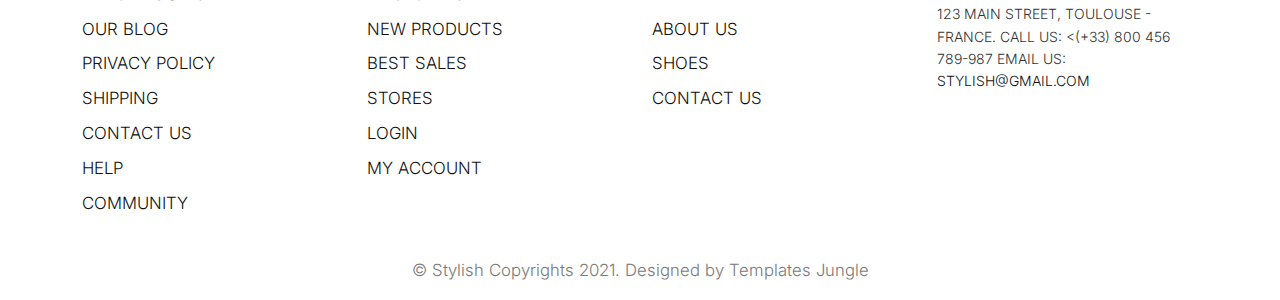
<file: shop.html>
<!DOCTYPE html>
<html>
  <head>
    <title>Stylish Online Store</title>
    <meta charset="utf-8">
    <meta http-equiv="X-UA-Compatible" content="IE=edge">
    <meta name="viewport" content="width=device-width, initial-scale=1.0">
    <meta name="format-detection" content="telephone=no">
    <meta name="apple-mobile-web-app-capable" content="yes">
    <meta name="author" content="">
    <meta name="keywords" content="">
    <meta name="description" content="">
    <link rel="stylesheet" type="text/css" href="css/bootstrap.min.css">
    <link rel="stylesheet" type="text/css" href="style.css">
    <link rel="stylesheet" href="https://cdn.jsdelivr.net/npm/swiper@9/swiper-bundle.min.css" />
    <link rel="preconnect" href="https://fonts.googleapis.com">
    <link rel="preconnect" href="https://fonts.gstatic.com" crossorigin>
    <link href="https://fonts.googleapis.com/css2?family=Inter:wght@400;500;600;700;800;900&family=Playfair+Display:ital,wght@0,900;1,900&family=Source+Sans+Pro:wght@400;600;700;900&display=swap" rel="stylesheet">
    <!-- script
    ================================================== -->
    <script src="js/modernizr.js"></script>
    <!-- Google tag (gtag.js) -->
  <script async src="https://www.googletagmanager.com/gtag/js?id=G-C2ET6M75CY"></script>
  <script>
    window.dataLayer = window.dataLayer || [];
    function gtag() { dataLayer.push(arguments); }
    gtag('js', new Date());

    gtag('config', 'G-C2ET6M75CY');
  </script>
  </head>
  <body>
    <div class="modal fade" id="modaltoggle" aria-hidden="true" aria-labelledby="exampleModalToggleLabel" tabindex="-1">
      <div class="modal-dialog modal-fullscreen-md-down modal-xl modal-dialog-centered">
        <div class="modal-content">
          <div class="modal-body d-flex flex-wrap">
            <div class="col-lg-4 col-md-12 me-3">
              <div class="image-holder">
                <img src="images/single-product-item2.jpg" alt="Nike Shoes">
              </div>
            </div>
            <div class="col-lg-7 col-md-12">
              <div class="modal-close-btn text-align-right pt-3 pe-3 pb-3">
                <button type="button" class="btn-close" data-bs-dismiss="modal" aria-label="Close"></button>
              </div>
              <div class="summary">
                <div class="summary-content fs-6">
                  <h3 class="display-7">Running Shoes For Men</h3>
                  <span class="product-price fs-3">$99</span>
                  <div class="product-details">
                    <p class="fs-7">Buy good shoes and a good mattress, because when you're not in one you're in the other. With four pairs of shoes, I can travel the world.</p>
                  </div>
                  <ul class="select">
                    <li>
                      <strong>Colour Shown:</strong> Red, White, Black
                    </li>
                    <li>
                      <strong>Style:</strong> SM3018-100
                    </li>
                  </ul>
                  <div class="variations-form shopify-cart">
                    <div class="row">
                      <div class="col-md-6">
                        <div class="quantity d-flex pb-4">
                          <div class="qty-number align-top qty-number-plus d-flex justify-content-center align-items-center text-center">
                            <span class="increase-qty plus">
                              <svg class="plus">
                                <use xlink:href="#plus"></use>
                              </svg>
                            </span>
                          </div>
                          <input type="number" id="quantity_001" class="input-text text-center" step="1" min="1" max="" name="quantity" value="1" title="Qty" inputmode="numeric">
                          <div class="qty-number qty-number-minus d-flex justify-content-center align-items-center text-center">
                            <span class="increase-qty minus">
                              <svg class="minus">
                                <use xlink:href="#minus"></use>
                              </svg>
                            </span>
                          </div>
                        </div>
                      </div>
                      <div class="col-md-6">
                        <a rel="nofollow" data-no-instant="" href="#" class="out-stock button">Out of stock</a>
                        <button type="submit" class="btn btn-medium btn-black hvr-sweep-to-right">Add to cart</button>
                      </div>
                    </div>
                  </div>
                  <!-- variations-form -->
                  <div class="categories d-flex flex-wrap pt-3">
                    <strong class="pe-2">Categories:</strong>
                    <a href="#" title="categories">Clothing,</a>
                    <a href="#" title="categories">Men's Clothes,</a>
                    <a href="#" title="categories">Tops & T-Shirts</a>
                  </div>
                </div>
              </div>
            </div>
          </div>
        </div>
      </div>
    </div>
    <!-- quick view -->
    <div class="modal fade" id="modallong" tabindex="-1" aria-modal="true" role="dialog">
      <div class="modal-dialog modal-xl">
        <div class="modal-content">
          <div class="modal-header">
            <h2 class="modal-title fs-5">Cart <span class="count-product-cart">3</span>
            </h2>
            <button type="button" class="btn-close" data-bs-dismiss="modal" aria-label="Close"></button>
          </div>
          <div class="modal-body">
            <div class="shopping-cart">
              <div class="shopping-cart-content"> 
                <div class="mini-cart cart-list p-0 mt-3">
                  <div class="mini-cart-item d-flex border-bottom pb-3">
                    <div class="col-lg-2 col-md-3 col-sm-2 me-5">
                      <a href="#" title="product-image">
                        <img src="images/single-product-thumb1.jpg" class="img-fluid" alt="single-product-item">
                      </a>
                    </div>
                    <div class="col-lg-9 col-md-8 col-sm-8">
                      <div class="product-header d-flex justify-content-between align-items-center mb-3">
                        <h4 class="product-title fs-5 me-5">Sport Shoes For Men</h4>
                        <a href="" class="remove" aria-label="Remove this item" data-product_id="11913" data-cart_item_key="abc" data-product_sku="">
                          <svg class="close">
                            <use xlink:href="#close"></use>
                          </svg>
                        </a>
                      </div>
                      <div class="quantity-price d-flex justify-content-between align-items-center">
                        <div class="quantity d-flex">
                          <div class="qty-number align-top qty-number-plus d-flex justify-content-center align-items-center text-center">
                            <span class="increase-qty plus">
                              <svg class="plus">
                                <use xlink:href="#plus"></use>
                              </svg>
                            </span>
                          </div>
                          <input type="number" id="quantity_001" class="input-text text-center" step="1" min="1" max="" name="quantity" value="1" title="Qty" inputmode="numeric">
                          <div class="qty-number qty-number-minus d-flex justify-content-center align-items-center text-center">
                            <span class="increase-qty minus">
                              <svg class="minus">
                                <use xlink:href="#minus"></use>
                              </svg>
                            </span>
                          </div>
                        </div>
                        <div class="price-code">
                          <span class="product-price fs-4">$99</span>
                        </div>
                      </div>
                      <!-- quantity-price -->
                    </div>
                  </div>
                </div>

                <div class="mini-cart cart-list p-0 mt-3">
                  <div class="mini-cart-item d-flex border-bottom pb-3">
                    <div class="col-lg-2 col-md-3 col-sm-2 me-5">
                      <a href="#" title="product-image">
                        <img src="images/single-product-thumb2.jpg" class="img-fluid" alt="single-product-item">
                      </a>
                    </div>
                    <div class="col-lg-9 col-md-8 col-sm-8">
                      <div class="product-header d-flex justify-content-between align-items-center mb-3">
                        <h4 class="product-title fs-5 me-5">Brand Shoes For Men</h4>
                        <a href="" class="remove" aria-label="Remove this item" data-product_id="11913" data-cart_item_key="abc" data-product_sku="">
                          <svg class="close">
                            <use xlink:href="#close"></use>
                          </svg>
                        </a>
                      </div>
                      <div class="quantity-price d-flex justify-content-between align-items-center">
                        <div class="quantity d-flex">
                          <div class="qty-number align-top qty-number-plus d-flex justify-content-center align-items-center text-center">
                            <span class="increase-qty plus">
                              <svg class="plus">
                                <use xlink:href="#plus"></use>
                              </svg>
                            </span>
                          </div>
                          <input type="number" id="quantity_001" class="input-text text-center" step="1" min="1" max="" name="quantity" value="1" title="Qty" inputmode="numeric">
                          <div class="qty-number qty-number-minus d-flex justify-content-center align-items-center text-center">
                            <span class="increase-qty minus">
                              <svg class="minus">
                                <use xlink:href="#minus"></use>
                              </svg>
                            </span>
                          </div>
                        </div>
                        <div class="price-code">
                          <span class="product-price fs-4">$99</span>
                        </div>
                      </div>
                      <!-- quantity-price -->
                    </div>
                  </div>
                </div>
                <!-- cart-list -->
                <div class="mini-cart-total d-flex justify-content-between">
                  <span class="fs-5">Subtotal:</span>
                  <span class="special-price-code">
                    <span class="price-amount amount fs-3" style="opacity: 1;">
                      <bdi>
                        <span class="price-currency-symbol">$</span>198.00 </bdi>
                    </span>
                  </span>
                </div>
                <div class="modal-footer mt-5">
                  <button type="button" class="btn btn-black btn-large hvr-sweep-to-right">View Cart</button>
                  <button type="button" class="btn btn-outline-gray btn-large hvr-sweep-to-right">Checkout</button>
                </div>
              </div>
            </div>
          </div>
        </div>
      </div>
    </div>
    <!-- cart view -->
    <div class="modal fade" id="modallogin" tabindex="-1" aria-modal="true" role="dialog">
      <div class="modal-dialog" role="document">
        <div class="modal-content p-4">
          <div class="modal-header mx-auto border-0">
            <h2 class="modal-title fs-3 fw-normal">Login</h2>
          </div>
          <div class="modal-body">
            <div class="login-detail">
              <div class="login-form p-0">
                <div class="col-lg-12 mx-auto">
                  <form id="login-form">
                    <input type="text" name="username" placeholder="Username or Email Address *" class="mb-3 ps-3 text-input">
                    <input type="password" name="password" placeholder="Password" class="ps-3 text-input">
                    <div class="checkbox d-flex justify-content-between mt-4">
                      <p class="checkbox-form">
                        <label class="">
                          <input name="rememberme" type="checkbox" id="remember-me" value="forever"> Remember me </label>
                      </p>
                      <p class="lost-password">
                        <a href="#">Forgot your password?</a>
                      </p>
                    </div>
                  </form>
                </div>
              </div>
              <div class="modal-footer mt-5 d-flex justify-content-center">
                <button type="button" class="btn btn-black btn-medium hvr-sweep-to-right">Login</button>
                <button type="button" class="btn btn-outline-gray btn-medium hvr-sweep-to-right">Register</button>
              </div>
            </div>
          </div>
        </div>
      </div>
    </div>
    <!-- Login -->
    <svg xmlns="http://www.w3.org/2000/svg" style="display: none;">
      <symbol xmlns="http://www.w3.org/2000/svg" id="shopping-bag" viewBox="0 0 24 24">
        <path fill="currentColor" d="M5 22h14c1.103 0 2-.897 2-2V9a1 1 0 0 0-1-1h-3V7c0-2.757-2.243-5-5-5S7 4.243 7 7v1H4a1 1 0 0 0-1 1v11c0 1.103.897 2 2 2zM9 7c0-1.654 1.346-3 3-3s3 1.346 3 3v1H9V7zm-4 3h2v2h2v-2h6v2h2v-2h2l.002 10H5V10z" />
      </symbol>
      <symbol xmlns="http://www.w3.org/2000/svg" id="shopping-cart" viewBox="0 0 32 32">
        <path fill="currentColor" d="M5 7c-.55 0-1 .45-1 1s.45 1 1 1h2.219l2.625 10.5c.222.89 1.02 1.5 1.937 1.5H23.25c.902 0 1.668-.598 1.906-1.469L27.75 10H11l.5 2h13.656l-1.906 7H11.781L9.156 8.5A1.983 1.983 0 0 0 7.22 7zm17 14c-1.645 0-3 1.355-3 3s1.355 3 3 3s3-1.355 3-3s-1.355-3-3-3zm-9 0c-1.645 0-3 1.355-3 3s1.355 3 3 3s3-1.355 3-3s-1.355-3-3-3zm0 2c.563 0 1 .438 1 1c0 .563-.438 1-1 1c-.563 0-1-.438-1-1c0-.563.438-1 1-1zm9 0c.563 0 1 .438 1 1c0 .563-.438 1-1 1c-.563 0-1-.438-1-1c0-.563.438-1 1-1z" />
      </symbol>
      <symbol xmlns="http://www.w3.org/2000/svg" id="nav-icon" viewBox="0 0 16 16">
        <path d="M14 10.5a.5.5 0 0 0-.5-.5h-3a.5.5 0 0 0 0 1h3a.5.5 0 0 0 .5-.5zm0-3a.5.5 0 0 0-.5-.5h-7a.5.5 0 0 0 0 1h7a.5.5 0 0 0 .5-.5zm0-3a.5.5 0 0 0-.5-.5h-11a.5.5 0 0 0 0 1h11a.5.5 0 0 0 .5-.5z" />
      </symbol>
      <symbol xmlns="http://www.w3.org/2000/svg" id="close" viewBox="0 0 16 16">
        <path d="M2.146 2.854a.5.5 0 1 1 .708-.708L8 7.293l5.146-5.147a.5.5 0 0 1 .708.708L8.707 8l5.147 5.146a.5.5 0 0 1-.708.708L8 8.707l-5.146 5.147a.5.5 0 0 1-.708-.708L7.293 8 2.146 2.854Z" />
      </symbol>
      <symbol xmlns="http://www.w3.org/2000/svg" id="navbar-icon" viewBox="0 0 16 16">
        <path d="M14 10.5a.5.5 0 0 0-.5-.5h-3a.5.5 0 0 0 0 1h3a.5.5 0 0 0 .5-.5zm0-3a.5.5 0 0 0-.5-.5h-7a.5.5 0 0 0 0 1h7a.5.5 0 0 0 .5-.5zm0-3a.5.5 0 0 0-.5-.5h-11a.5.5 0 0 0 0 1h11a.5.5 0 0 0 .5-.5z" />
      </symbol>
      <symbol xmlns="http://www.w3.org/2000/svg" id="shopping-carriage" viewBox="0 0 16 16">
        <path d="M4 10a1 1 0 0 1 2 0v2a1 1 0 0 1-2 0v-2zm3 0a1 1 0 0 1 2 0v2a1 1 0 0 1-2 0v-2zm3 0a1 1 0 1 1 2 0v2a1 1 0 0 1-2 0v-2z" />
        <path d="M5.757 1.071a.5.5 0 0 1 .172.686L3.383 6h9.234L10.07 1.757a.5.5 0 1 1 .858-.514L13.783 6H15.5a.5.5 0 0 1 .5.5v1a.5.5 0 0 1-.5.5h-.623l-1.844 6.456a.75.75 0 0 1-.722.544H3.69a.75.75 0 0 1-.722-.544L1.123 8H.5a.5.5 0 0 1-.5-.5v-1A.5.5 0 0 1 .5 6h1.717L5.07 1.243a.5.5 0 0 1 .686-.172zM2.163 8l1.714 6h8.246l1.714-6H2.163z" />
      </symbol>
      <symbol xmlns="http://www.w3.org/2000/svg" id="wishlist" viewBox="0 0 16 16">
        <path d="m8 2.748-.717-.737C5.6.281 2.514.878 1.4 3.053c-.523 1.023-.641 2.5.314 4.385.92 1.815 2.834 3.989 6.286 6.357 3.452-2.368 5.365-4.542 6.286-6.357.955-1.886.838-3.362.314-4.385C13.486.878 10.4.28 8.717 2.01L8 2.748zM8 15C-7.333 4.868 3.279-3.04 7.824 1.143c.06.055.119.112.176.171a3.12 3.12 0 0 1 .176-.17C12.72-3.042 23.333 4.867 8 15z" />
      </symbol>
      <symbol xmlns="http://www.w3.org/2000/svg" id="compare" viewBox="0 0 16 16">
        <path fill-rule="evenodd" d="M0 3.5A.5.5 0 0 1 .5 3H1c2.202 0 3.827 1.24 4.874 2.418.49.552.865 1.102 1.126 1.532.26-.43.636-.98 1.126-1.532C9.173 4.24 10.798 3 13 3v1c-1.798 0-3.173 1.01-4.126 2.082A9.624 9.624 0 0 0 7.556 8a9.624 9.624 0 0 0 1.317 1.918C9.828 10.99 11.204 12 13 12v1c-2.202 0-3.827-1.24-4.874-2.418A10.595 10.595 0 0 1 7 9.05c-.26.43-.636.98-1.126 1.532C4.827 11.76 3.202 13 1 13H.5a.5.5 0 0 1 0-1H1c1.798 0 3.173-1.01 4.126-2.082A9.624 9.624 0 0 0 6.444 8a9.624 9.624 0 0 0-1.317-1.918C4.172 5.01 2.796 4 1 4H.5a.5.5 0 0 1-.5-.5z" />
        <path d="M13 5.466V1.534a.25.25 0 0 1 .41-.192l2.36 1.966c.12.1.12.284 0 .384l-2.36 1.966a.25.25 0 0 1-.41-.192zm0 9v-3.932a.25.25 0 0 1 .41-.192l2.36 1.966c.12.1.12.284 0 .384l-2.36 1.966a.25.25 0 0 1-.41-.192z" />
      </symbol>
      <symbol xmlns="http://www.w3.org/2000/svg" id="quick-view" viewBox="0 0 16 16">
        <path fill-rule="evenodd" d="M6.5 12a5.5 5.5 0 1 0 0-11 5.5 5.5 0 0 0 0 11zM13 6.5a6.5 6.5 0 1 1-13 0 6.5 6.5 0 0 1 13 0z" />
        <path d="M10.344 11.742c.03.04.062.078.098.115l3.85 3.85a1 1 0 0 0 1.415-1.414l-3.85-3.85a1.007 1.007 0 0 0-.115-.1 6.538 6.538 0 0 1-1.398 1.4z" />
        <path fill-rule="evenodd" d="M6.5 3a.5.5 0 0 1 .5.5V6h2.5a.5.5 0 0 1 0 1H7v2.5a.5.5 0 0 1-1 0V7H3.5a.5.5 0 0 1 0-1H6V3.5a.5.5 0 0 1 .5-.5z" />
      </symbol>
      <symbol xmlns="http://www.w3.org/2000/svg" id="search" viewBox="0 0 16 16">
        <path d="M11.742 10.344a6.5 6.5 0 1 0-1.397 1.398h-.001c.03.04.062.078.098.115l3.85 3.85a1 1 0 0 0 1.415-1.414l-3.85-3.85a1.007 1.007 0 0 0-.115-.1zM12 6.5a5.5 5.5 0 1 1-11 0 5.5 5.5 0 0 1 11 0z" />
      </symbol>
      <symbol xmlns="http://www.w3.org/2000/svg" id="plus" viewBox="0 0 24 24">
        <path fill="currentColor" d="M19 12.998h-6v6h-2v-6H5v-2h6v-6h2v6h6z" />
      </symbol>
      <symbol xmlns="http://www.w3.org/2000/svg" id="minus" viewBox="0 0 24 24">
        <path fill="currentColor" d="M19 12.998H5v-2h14z" />
      </symbol>      
      <symbol xmlns="http://www.w3.org/2000/svg" id="dropdown" viewBox="0 0 24 24">
        <path fill="currentColor" d="m7 10l5 5l5-5H7Z" />
      </symbol>
      <symbol xmlns="http://www.w3.org/2000/svg" id="user" viewBox="0 0 16 16">
        <path d="M3 14s-1 0-1-1 1-4 6-4 6 3 6 4-1 1-1 1H3Zm5-6a3 3 0 1 0 0-6 3 3 0 0 0 0 6Z" />
      </symbol>
    </svg>
    <header id="header" class="site-header text-black">
      <nav id="header-nav" class="navbar navbar-expand-lg px-3 mb-3">
        <div class="container-lg">
          <a class="navbar-brand" href="index.html">
            <img src="images/main-logo.png" class="logo">
          </a>
          <button class="navbar-toggler d-flex d-lg-none order-3 p-2" type="button" data-bs-toggle="offcanvas" data-bs-target="#bdNavbar" aria-controls="bdNavbar" aria-expanded="false" aria-label="Toggle navigation">
            <svg class="navbar-icon">
              <use xlink:href="#navbar-icon"></use>
            </svg>
          </button>
          <div class="offcanvas offcanvas-end" tabindex="-1" id="bdNavbar" aria-labelledby="bdNavbarOffcanvasLabel">
            <div class="offcanvas-header px-4 pb-0">
              <a class="navbar-brand" href="index.html">
                <img src="images/main-logo.png" class="logo">
              </a>
              <button type="button" class="btn-close btn-close-black" data-bs-dismiss="offcanvas" aria-label="Close" data-bs-target="#bdNavbar"></button>
            </div>
            <div class="offcanvas-body text-hover">
              <ul id="navbar" class="navbar-nav justify-content-end align-items-center flex-grow-1 pe-3">
                <li class="nav-item dropdown">
                  <a class="nav-link me-5 active dropdown-toggle no-border" href="#" data-bs-toggle="dropdown" aria-expanded="">Home <svg class="dropdown" width="20" height="20">
                      <use xlink:href="#dropdown"></use>
                    </svg>
                  </a>
                  <ul class="dropdown-menu">
                    <li>
                      <a href="home2.html" class="dropdown-item">Home Style2</a>
                    </li>
                  </ul>
                </li>
                <li class="nav-item">
                  <a class="nav-link me-5" href="#">Men</a>
                </li>
                <li class="nav-item">
                  <a class="nav-link me-5" href="#">Women</a>
                </li>
                <li class="nav-item dropdown">
                  <a class="nav-link me-5 active dropdown-toggle no-border" href="#" data-bs-toggle="dropdown" aria-expanded="">Page <svg class="dropdown" width="20" height="20">
                      <use xlink:href="#dropdown"></use>
                    </svg>
                  </a>
                  <ul class="dropdown-menu">
                    <li>
                      <a href="about-us.html" class="dropdown-item">About Us</a>
                    </li>
                  </ul>
                </li>
                <li class="nav-item">
                  <a class="nav-link me-5" href="shop.html">Shop</a>
                </li>
                <li class="nav-item">
                  <a class="nav-link me-5" href="#">Sale</a>
                </li>
                <li class="nav-item">
                  <a class="nav-link me-5" href="blog.html">Blog</a>
                </li>
                <li class="nav-item">
                  <div class="user-items ps-5">
                    <ul class="d-flex justify-content-end list-unstyled">
                      <li class="pe-3">
                        <a href="#" data-bs-toggle="modal" data-bs-target="#modallogin" class="no-border">
                          <svg class="user" width="20" height="20">
                            <use xlink:href="#user"></use>
                          </svg>
                        </a>
                      </li>
                      <li>
                        <a href="#" data-bs-toggle="modal" data-bs-target="#modallong" class="no-border">
                          <svg class="shopping-cart" width="24" height="24">
                            <use xlink:href="#shopping-cart"></use>
                          </svg>
                        </a>
                      </li>
                    </ul>
                  </div>
                </li>
              </ul>
            </div>
          </div>
        </div>
      </nav>
    </header>
    <section class="hero-section position-relative bg-gray padding-medium">
      <div class="hero-content">
        <div class="container">
          <div class="row">
            <div class="text-center">
              <h1 class="display-2 text-uppercase text-dark">Shop</h1>
              <div class="breadcrumbs">
                <span class="item">
                  <a href="index.html">Home ></a>
                </span>
                <span class="item">Shop</span>
              </div>
            </div>
          </div>
        </div>
      </div>
    </section>
    <div class="shopify-grid padding-large">
      <div class="container">
        <div class="row">
          <main class="col-lg-9 col-md-12">
            <div class="filter-shop d-flex justify-content-between">
              <div class="showing-product">
                <p>Showing 1–9 of 55 results</p>
              </div>
              <div class="sort-by pb-3">
                <select id="input-sort" class="form-control" data-filter-sort="" data-filter-order="">
                  <option value="">Default sorting</option>
                  <option value="">Name (A - Z)</option>
                  <option value="">Name (Z - A)</option>
                  <option value="">Price (Low-High)</option>
                  <option value="">Price (High-Low)</option>
                  <option value="">Rating (Highest)</option>
                  <option value="">Rating (Lowest)</option>
                  <option value="">Model (A - Z)</option>
                  <option value="">Model (Z - A)</option>
                </select>
              </div>
            </div>
            <div class="product-content product-store d-flex justify-content-between flex-wrap">
              <div class="col-lg-4 col-md-12 col-sm-12">
                <div class="product-card position-relative pe-3 pb-3">
                  <div class="image-holder zoom-effect">
                    <img src="images/card-large-item1.jpg" alt="product-item" class="img-fluid">
                  </div>
                  <div class="cart-concern bg-light position-absolute">
                    <div class="cart-button d-flex justify-content-center align-items-center">
                      <button type="button" class="btn btn-normal" data-bs-toggle="modal" data-bs-target="#modallong">
                        <svg class="shopping-carriage">
                          <use xlink:href="#shopping-carriage"></use>
                        </svg>
                      </button>
                      <button type="button" class="btn btn-normal" data-bs-target="#modaltoggle" data-bs-toggle="modal">
                        <svg class="quick-view">
                          <use xlink:href="#quick-view"></use>
                        </svg>
                      </button>
                      <button type="button" class="btn btn-normal" data-bs-toggle="tooltip" data-bs-placement="top" data-bs-title="wishlist">
                        <svg class="wishlist">
                          <use xlink:href="#wishlist"></use>
                        </svg>
                      </button>
                    </div>
                  </div>
                  <div class="cart-detail d-flex justify-content-between align-items-center">
                    <h3 class="card-title fs-6 pt-3">
                      <a href="#">Running shoes for men</a>
                    </h3>
                    <span class="card-price fw-bold">$99</span>
                  </div>
                </div>
              </div>
              <div class="col-lg-4 col-md-12 col-sm-12">
                <div class="product-card position-relative pe-3 pb-3">
                  <div class="image-holder zoom-effect">
                    <img src="images/card-large-item2.jpg" alt="product-item" class="img-fluid">
                  </div>
                  <div class="cart-concern bg-light position-absolute">
                    <div class="cart-button d-flex justify-content-center align-items-center">
                      <button type="button" class="btn btn-normal" data-bs-toggle="modal" data-bs-target="#modallong">
                        <svg class="shopping-carriage">
                          <use xlink:href="#shopping-carriage"></use>
                        </svg>
                      </button>
                      <button type="button" class="btn btn-normal" data-bs-target="#modaltoggle" data-bs-toggle="modal">
                        <svg class="quick-view">
                          <use xlink:href="#quick-view"></use>
                        </svg>
                      </button>
                      <button type="button" class="btn btn-normal" data-bs-toggle="tooltip" data-bs-placement="top" data-bs-title="wishlist">
                        <svg class="wishlist">
                          <use xlink:href="#wishlist"></use>
                        </svg>
                      </button>
                    </div>
                  </div>
                  <div class="cart-detail d-flex justify-content-between align-items-center">
                    <h3 class="card-title fs-6 pt-3">
                      <a href="#">Running shoes for men</a>
                    </h3>
                    <span class="card-price fw-bold">$99</span>
                  </div>
                </div>
              </div>
              <div class="col-lg-4 col-md-12 col-sm-12">
                <div class="product-card position-relative pe-3 pb-3">
                  <div class="image-holder zoom-effect">
                    <img src="images/card-large-item3.jpg" alt="product-item" class="img-fluid">
                  </div>
                  <div class="cart-concern bg-light position-absolute">
                    <div class="cart-button d-flex justify-content-center align-items-center">
                      <button type="button" class="btn btn-normal" data-bs-toggle="modal" data-bs-target="#modallong">
                        <svg class="shopping-carriage">
                          <use xlink:href="#shopping-carriage"></use>
                        </svg>
                      </button>
                      <button type="button" class="btn btn-normal" data-bs-target="#modaltoggle" data-bs-toggle="modal">
                        <svg class="quick-view">
                          <use xlink:href="#quick-view"></use>
                        </svg>
                      </button>
                      <button type="button" class="btn btn-normal" data-bs-toggle="tooltip" data-bs-placement="top" data-bs-title="wishlist">
                        <svg class="wishlist">
                          <use xlink:href="#wishlist"></use>
                        </svg>
                      </button>
                    </div>
                  </div>
                  <div class="cart-detail d-flex justify-content-between align-items-center">
                    <h3 class="card-title fs-6 pt-3">
                      <a href="#">Running shoes for men</a>
                    </h3>
                    <span class="card-price fw-bold">$99</span>
                  </div>
                </div>
              </div>
              <div class="col-lg-4 col-md-12 col-sm-12">
                <div class="product-card position-relative pe-3 pb-3">
                  <div class="image-holder zoom-effect">
                    <img src="images/card-large-item4.jpg" alt="product-item" class="img-fluid">
                  </div>
                  <div class="cart-concern bg-light position-absolute">
                    <div class="cart-button d-flex justify-content-center align-items-center">
                      <button type="button" class="btn btn-normal" data-bs-toggle="modal" data-bs-target="#modallong">
                        <svg class="shopping-carriage">
                          <use xlink:href="#shopping-carriage"></use>
                        </svg>
                      </button>
                      <button type="button" class="btn btn-normal" data-bs-target="#modaltoggle" data-bs-toggle="modal">
                        <svg class="quick-view">
                          <use xlink:href="#quick-view"></use>
                        </svg>
                      </button>
                      <button type="button" class="btn btn-normal" data-bs-toggle="tooltip" data-bs-placement="top" data-bs-title="wishlist">
                        <svg class="wishlist">
                          <use xlink:href="#wishlist"></use>
                        </svg>
                      </button>
                    </div>
                  </div>
                  <div class="cart-detail d-flex justify-content-between align-items-center">
                    <h3 class="card-title fs-6 pt-3">
                      <a href="#">Running shoes for men</a>
                    </h3>
                    <span class="card-price fw-bold">$99</span>
                  </div>
                </div>
              </div>
              <div class="col-lg-4 col-md-12 col-sm-12">
                <div class="product-card position-relative pe-3 pb-3">
                  <div class="image-holder zoom-effect">
                    <img src="images/card-large-item5.jpg" alt="product-item" class="img-fluid">
                  </div>
                  <div class="cart-concern bg-light position-absolute">
                    <div class="cart-button d-flex justify-content-center align-items-center">
                      <button type="button" class="btn btn-normal" data-bs-toggle="modal" data-bs-target="#modallong">
                        <svg class="shopping-carriage">
                          <use xlink:href="#shopping-carriage"></use>
                        </svg>
                      </button>
                      <button type="button" class="btn btn-normal" data-bs-target="#modaltoggle" data-bs-toggle="modal">
                        <svg class="quick-view">
                          <use xlink:href="#quick-view"></use>
                        </svg>
                      </button>
                      <button type="button" class="btn btn-normal" data-bs-toggle="tooltip" data-bs-placement="top" data-bs-title="wishlist">
                        <svg class="wishlist">
                          <use xlink:href="#wishlist"></use>
                        </svg>
                      </button>
                    </div>
                  </div>
                  <div class="cart-detail d-flex justify-content-between align-items-center">
                    <h3 class="card-title fs-6 pt-3">
                      <a href="#">Running shoes for men</a>
                    </h3>
                    <span class="card-price fw-bold">$99</span>
                  </div>
                </div>
              </div>
              <div class="col-lg-4 col-md-12 col-sm-12">
                <div class="product-card position-relative pe-3 pb-3">
                  <div class="image-holder zoom-effect">
                    <img src="images/card-large-item6.jpg" alt="product-item" class="img-fluid">
                  </div>
                  <div class="cart-concern bg-light position-absolute">
                    <div class="cart-button d-flex justify-content-center align-items-center">
                      <button type="button" class="btn btn-normal" data-bs-toggle="modal" data-bs-target="#modallong">
                        <svg class="shopping-carriage">
                          <use xlink:href="#shopping-carriage"></use>
                        </svg>
                      </button>
                      <button type="button" class="btn btn-normal" data-bs-target="#modaltoggle" data-bs-toggle="modal">
                        <svg class="quick-view">
                          <use xlink:href="#quick-view"></use>
                        </svg>
                      </button>
                      <button type="button" class="btn btn-normal" data-bs-toggle="tooltip" data-bs-placement="top" data-bs-title="wishlist">
                        <svg class="wishlist">
                          <use xlink:href="#wishlist"></use>
                        </svg>
                      </button>
                    </div>
                  </div>
                  <div class="cart-detail d-flex justify-content-between align-items-center">
                    <h3 class="card-title fs-6 pt-3">
                      <a href="#">Running shoes for men</a>
                    </h3>
                    <span class="card-price fw-bold">$99</span>
                  </div>
                </div>
              </div>
              <div class="col-lg-4 col-md-12 col-sm-12">
                <div class="product-card position-relative pe-3 pb-3">
                  <div class="image-holder zoom-effect">
                    <img src="images/card-large-item7.jpg" alt="product-item" class="img-fluid">
                  </div>
                  <div class="cart-concern bg-light position-absolute">
                    <div class="cart-button d-flex justify-content-center align-items-center">
                      <button type="button" class="btn btn-normal" data-bs-toggle="modal" data-bs-target="#modallong">
                        <svg class="shopping-carriage">
                          <use xlink:href="#shopping-carriage"></use>
                        </svg>
                      </button>
                      <button type="button" class="btn btn-normal" data-bs-target="#modaltoggle" data-bs-toggle="modal">
                        <svg class="quick-view">
                          <use xlink:href="#quick-view"></use>
                        </svg>
                      </button>
                      <button type="button" class="btn btn-normal" data-bs-toggle="tooltip" data-bs-placement="top" data-bs-title="wishlist">
                        <svg class="wishlist">
                          <use xlink:href="#wishlist"></use>
                        </svg>
                      </button>
                    </div>
                  </div>
                  <div class="cart-detail d-flex justify-content-between align-items-center">
                    <h3 class="card-title fs-6 pt-3">
                      <a href="#">Running shoes for men</a>
                    </h3>
                    <span class="card-price fw-bold">$99</span>
                  </div>
                </div>
              </div>
              <div class="col-lg-4 col-md-12 col-sm-12">
                <div class="product-card position-relative pe-3 pb-3">
                  <div class="image-holder zoom-effect">
                    <img src="images/card-large-item8.jpg" alt="product-item" class="img-fluid">
                  </div>
                  <div class="cart-concern bg-light position-absolute">
                    <div class="cart-button d-flex justify-content-center align-items-center">
                      <button type="button" class="btn btn-normal" data-bs-toggle="modal" data-bs-target="#modallong">
                        <svg class="shopping-carriage">
                          <use xlink:href="#shopping-carriage"></use>
                        </svg>
                      </button>
                      <button type="button" class="btn btn-normal" data-bs-target="#modaltoggle" data-bs-toggle="modal">
                        <svg class="quick-view">
                          <use xlink:href="#quick-view"></use>
                        </svg>
                      </button>
                      <button type="button" class="btn btn-normal" data-bs-toggle="tooltip" data-bs-placement="top" data-bs-title="wishlist">
                        <svg class="wishlist">
                          <use xlink:href="#wishlist"></use>
                        </svg>
                      </button>
                    </div>
                  </div>
                  <div class="cart-detail d-flex justify-content-between align-items-center">
                    <h3 class="card-title fs-6 pt-3">
                      <a href="#">Running shoes for men</a>
                    </h3>
                    <span class="card-price fw-bold">$99</span>
                  </div>
                </div>
              </div>
              <div class="col-lg-4 col-md-12 col-sm-12">
                <div class="product-card position-relative pe-3 pb-3">
                  <div class="image-holder zoom-effect">
                    <img src="images/card-large-item9.jpg" alt="product-item" class="img-fluid">
                  </div>
                  <div class="cart-concern bg-light position-absolute">
                    <div class="cart-button d-flex justify-content-center align-items-center">
                      <button type="button" class="btn btn-normal" data-bs-toggle="modal" data-bs-target="#modallong">
                        <svg class="shopping-carriage">
                          <use xlink:href="#shopping-carriage"></use>
                        </svg>
                      </button>
                      <button type="button" class="btn btn-normal" data-bs-target="#modaltoggle" data-bs-toggle="modal">
                        <svg class="quick-view">
                          <use xlink:href="#quick-view"></use>
                        </svg>
                      </button>
                      <button type="button" class="btn btn-normal" data-bs-toggle="tooltip" data-bs-placement="top" data-bs-title="wishlist">
                        <svg class="wishlist">
                          <use xlink:href="#wishlist"></use>
                        </svg>
                      </button>
                    </div>
                  </div>
                  <div class="cart-detail d-flex justify-content-between align-items-center">
                    <h3 class="card-title fs-6 pt-3">
                      <a href="#">Running shoes for men</a>
                    </h3>
                    <span class="card-price fw-bold">$99</span>
                  </div>
                </div>
              </div>
            </div>
          </main>
          <aside class="col-lg-3 col-md-12">
            <div class="sidebar">
              <div class="widget-menu">
                <div class="widget-search-bar">
                  <form role="search" method="get" class="d-flex">
                    <input class="search-field" placeholder="Search" type="search">
                    <div class="search-icon bg-dark">
                      <a href="#">
                        <svg class="search">
                          <use xlink:href="#search"></use>
                        </svg>
                      </a>
                    </div>
                  </form>
                </div>
              </div>
              <div class="widget-product-categories pt-5">
                <h5 class="widget-title text-decoration-underline">Categories</h5>
                <ul class="product-categories sidebar-list list-unstyled text-hover">
                  <li class="cat-item">
                    <a href="/collections/categories">All</a>
                  </li>
                  <li class="cat-item">
                    <a href="">Men Shoes</a>
                  </li>
                  <li class="cat-item">
                    <a href="">Women Shoes</a>
                  </li>
                  <li class="cat-item">
                    <a href="">Sports Shoes</a>
                  </li>
                  <li class="cat-item">
                    <a href="">Child Shoes</a>
                  </li>
                </ul>
              </div>
              <div class="widget-product-brands pt-3">
                <h5 class="widget-title text-decoration-underline">Brands</h5>
                <ul class="product-tags sidebar-list list-unstyled text-hover">
                  <li class="tags-item">
                    <a href="">Nike</a>
                  </li>
                  <li class="tags-item">
                    <a href="">Bata</a>
                  </li>
                  <li class="tags-item">
                    <a href="">Woodland</a>
                  </li>
                  <li class="tags-item">
                    <a href="">Puma</a>
                  </li>
                  <li class="tags-item">
                    <a href="">Adidas</a>
                  </li>
                  <li class="tags-item">
                    <a href="">Reebok</a>
                  </li>
                  <li class="tags-item">
                    <a href="">Liberty</a>
                  </li>
                </ul>
              </div>
              <div class="widget-price-filter pt-3">
                <h5 class="widget-titlewidget-title text-decoration-underline">Filter By Price</h5>
                <ul class="product-tags sidebar-list list-unstyled text-hover border-bottom pb-3">
                  <li class="tags-item">
                    <a href="">Less than $10</a>
                  </li>
                  <li class="tags-item">
                    <a href="">$10- $20</a>
                  </li>
                  <li class="tags-item">
                    <a href="">$20- $30</a>
                  </li>
                  <li class="tags-item">
                    <a href="">$30- $40</a>
                  </li>
                  <li class="tags-item">
                    <a href="">$40- $50</a>
                  </li>
                </ul>
              </div>
            </div>
          </aside>
        </div>
      </div>
    </div>
    <footer id="footer" class="overflow-hidden">
      <div class="container">
        <div class="row d-flex flex-wrap justify-content-between">
          <div class="col-lg-3 col-sm-6 pb-3">
            <div class="footer-menu text-uppercase">
              <h5 class="widget-title pb-2">Info</h5>
              <ul class="menu-list list-unstyled text-uppercase text-hover">
                <li class="pb-2">
                  <a href="#">Track Your Order</a>
                </li>
                <li class="pb-2">
                  <a href="#">Our Blog</a>
                </li>
                <li class="pb-2">
                  <a href="#">Privacy policy</a>
                </li>
                <li class="pb-2">
                  <a href="#">Shipping</a>
                </li>
                <li class="pb-2">
                  <a href="#">Contact Us</a>
                </li>
                <li class="pb-2">
                  <a href="#">Help</a>
                </li>
                <li class="pb-2">
                  <a href="#">Community</a>
                </li>
              </ul>
            </div>
          </div>
          <div class="col-lg-3 col-sm-6 pb-3">
            <div class="footer-menu text-uppercase">
              <h5 class="widget-title pb-2">Products</h5>
              <ul class="menu-list list-unstyled text-uppercase text-hover">
                <li class="pb-2">
                  <a href="#">Prices Drop</a>
                </li>
                <li class="pb-2">
                  <a href="#">New Products</a>
                </li>
                <li class="pb-2">
                  <a href="#">Best Sales</a>
                </li>
                <li class="pb-2">
                  <a href="#">Stores</a>
                </li>
                <li class="pb-2">
                  <a href="#">Login</a>
                </li>
                <li class="pb-2">
                  <a href="#">My Account</a>
                </li>
              </ul>
            </div>
          </div>
          <div class="col-lg-3 col-sm-6 pb-3">
            <div class="footer-menu text-uppercase text-hover">
              <h5 class="widget-title pb-2">Our Company</h5>
              <ul class="menu-list list-unstyled text-uppercase">
                <li class="pb-2">
                  <a href="#">Delivery</a>
                </li>
                <li class="pb-2">
                  <a href="#">About Us</a>
                </li>
                <li class="pb-2">
                  <a href="#">Shoes</a>
                </li>
                <li class="pb-2">
                  <a href="#">Contact Us</a>
                </li>
              </ul>
            </div>
          </div>
          <div class="col-lg-3 col-sm-6 pb-3">
            <div class="footer-menu text-uppercase">
              <h5 class="widget-title pb-2">Get In Touch</h5>
              <div class="footer-contact-text">
                <span>Stylisht Online Store <br>123 Main Street, Toulouse - France.</span> 
                <span> Call us: <(+33) 800 456 789-987 </span>
                <span class="text-hover"> Email us: <a href="mailto:">stylish@gmail.com</a></span>
              </div>
            </div>
          </div>
        </div>
        <div class="row text-center position-relative">
          <p>© Stylish Copyrights 2021. Designed by Templates Jungle</p>
        </div>
      </div>
    </footer>
    <script src="js/jquery-1.11.0.min.js"></script>
    <script src="https://cdn.jsdelivr.net/npm/swiper/swiper-bundle.min.js"></script>
    <script type="text/javascript" src="js/bootstrap.bundle.min.js"></script>
    <script type="text/javascript" src="js/plugins.js"></script>
    <script type="text/javascript" src="js/script.js"></script>
  </body>
</html>
</file>
<file: style.css>
/*
Theme Name: Stylish Online Store
Theme URI: 
Author: 
Author URI: 
Description: Stylish Online Store is specially designed product packaged for Stylish Online Store by TemplatesJungle.
Version: 
*/

/*--------------------------------------------------------------
This is main CSS file that contains custom style rules used in this template
--------------------------------------------------------------*/

/*------------------------------------*\
    Table of contents
\*------------------------------------*/

/*------------------------------------------------

CSS STRUCTURE:

    
/*--------------------------------------------------------------
/** 1. VARIABLES
--------------------------------------------------------------*/
:root {
  --accent-color:             #333;
  --black-color:              #000;
  --dark-color:               #111;
  --gray-color-100:           #F1F1F1;
  --gray-color-200:           #E1E1E1;
  --gray-color-300:           #D1D1D1;
  --gray-color-400:           #ced4da;
  --gray-color-500:           #adb5bd;
  --dark-gray-color:          #7A7A7A;
  --bs-light-rgb:             rgba(255,255,255,1);
  --light-color:              #fff;
  --swiper-theme-color:       #111 !important;

}

/* on mobile devices below 600px
 */
@media screen and (max-width: 600px) {
    :root {
        --header-height : 100px;
        --header-height-min   : 80px;
    }
}

/* Fonts */
:root {
    --body-font           : "Inter", sans-serif;
    --heading-font        : "Inter", sans-serif;
    --extra-font          : "Playfair Display", sans-serif;
    --subheading-font     : "Petit Formal Script", sans-serif;
}


/*----------------------------------------------*/
/* 1 GENERAL TYPOGRAPHY */
/*----------------------------------------------*/

/* 1.1 General Styles
/*----------------------------------------------*/
*, *::before, *::after {
  -webkit-box-sizing: border-box;
  -moz-box-sizing: border-box;
  box-sizing: border-box;
}
html {
  box-sizing: border-box;
}
body {
  font-family: var(--body-font);
  font-size: 14px;
  font-weight: 300;
  line-height: 1.6;
  color: var(--accent-color);
  margin: 0;
}
ul.inner-list li,
ul>li {
   font-size: 1.2em;
   color: var(--dark-gray-color);
}
a {
  color: var(--dark-color);
  text-decoration: none;
  transition: 0.3s color ease-out;
}
a.light {
  color: var(--light-color);
}
a.stretched-link {
  color: var(--primary-color);
}
a:hover {
  text-decoration: none;
  color: var(--primary-color);
}
p {
  font-size: 1.2em;
  color: var(--dark-gray-color);
}
b, strong {
  font-weight: bold;
}
.highlight {
  background: var(--dark-color);
  color: var(--light-color);
}
.gray-400,
p.gray-400,
svg.gray-400,
.gray-400 a,
.gray-400 span {
  color: var(--gray-color-400);
  fill: var(--gray-color-400);
}

/*------------ Background Color -----------*/
.bg-gray {
    background: var(--gray-color-100);
}
.bg-light {
    background-color: var(--light-color) !important;
}

/*------------ Border Radius -----------*/
.border-circle {
   border-radius: 50%;
}
.border-rounded-10 {
   border-radius: 10px;
}
.border-none {
   border: none;
}
.border-top {    
    border-top: 1px solid var(--gray-color-500);
}
.border-right {    
    border-right: 1px solid var(--gray-color-500);
}
.border-bottom {    
    border-bottom: 1px solid var(--gray-color-500);
}
.border-left {    
    border-left: 1px solid var(--gray-color-500);
}

/* - Section Padding
--------------------------------------------------------------*/
.padding-small {
  padding-top: 2em;
  padding-bottom: 2em;
}
.padding-medium {
  padding-top: 4em;
  padding-bottom: 4em;
}
.padding-large {
  padding-top: 7em;
  padding-bottom: 7em;
}

/* no padding */
.no-padding-tb {
  padding-top: 0 !important;
  padding-bottom: 0 !important;
}
.no-padding-lr {
  padding-left: 0 !important;
  padding-right: 0 !important;
}

/* - Section margin
--------------------------------------------------------------*/
.margin-small {
  margin-top: 3em;
  margin-bottom: 3em;
}
.margin-medium {
  margin-top: 5em;
  margin-bottom: 5em;
}
.margin-large {
  margin-top: 7em;
  margin-bottom: 7em;
}
.margin-xlarge {
  margin-top: 9em;
  margin-bottom: 9em;
}

@media only screen and (max-width: 768px) {
  .margin-small,
  .margin-medium,
  .margin-large {
    margin-top: 1em;
    margin-bottom: 1em;
  }
}

/* - Section Title
--------------------------------------------------------------*/
h1, h2, h3, h4, h5 {
    font-family: var(--heading-font);
    font-weight: 700;
    line-height: 1;
}
h1.light, h2.light, h3.light, h4.light, h5.light {
    color: var(--light-color);
}
h1.heading {
    font-size: 6.5em;
}
h2 {
    font-size: 2.8em;
}
h3 {
    font-size: 1.6em;
}
.subheading {
    font-family: var(--subheading-font);
}

/* - Section width
--------------------------------------------------------------*/
.u-full-width {
    width: 100%;
    border: none;
}
.container-md {
    max-width: 1460px;
}
.container-lg {
    max-width: 1750px;
}

/*--------------------------------------------------------------
/** 2.10 Buttons
--------------------------------------------------------------*/
/* - Button Sizes
------------------------------------------------------------- */
.btn.btn-small {
  padding: 0.8em 1.8em;
  font-size: 0.65em;
}
.btn.btn-medium {
  padding: 0.8em 2.5em;
  font-size: 1.1em;
  letter-spacing: 2px;
}
.btn.btn-large {
  padding: 0.8em 4.6em;
  font-size: 1.6em;
}

/* - Button Shapes
------------------------------------------------------------- */
.btn.btn-rounded,
.btn.btn-rounded::after {
  border-radius: 6px;
}
.btn.btn-pill,
.btn.btn-pill::after {
  border-radius: 2em;
}
/* button outline */
.btn.btn-outline-dark,
.btn.btn-outline-light,
.btn.btn-outline-accent {
  background: transparent;
  text-shadow: none;
  box-shadow: none;
}
.btn.btn-outline-dark:hover::after,
.btn.btn-outline-light:hover::after {
  background-color: transparent;
}
.btn.btn-outline-dark {
  border-color: rgba(0,0,0,1);
  color: var(--dark-color);
}
.btn.btn-outline-dark:hover {
  background: var(--dark-color);
  color: var(--light-color);
}
.btn.btn-outline-light {
  border-color: rgba(255,255,255,0.5);
  color: var(--light-color);
}
.btn.btn-outline-light:hover {
  background: var(--primary-color);
  color: var(--light-color);
  border-color: var(--primary-color);
}
.btn.btn-outline-gray {
  background: transparent;
  border-color: var(--gray-color-200);
  color: var(--dark-color);
}
.btn.btn-outline-gray:hover {
  color: var(--light-color) !important;
}
.btn.btn-outline-accent {
  background: transparent;
  border-color: var(--accent-color);
  color: var(--dark-color);
}
.btn.btn-outline-accent:hover {
  border-color: var(--dark-color);
  color: var(--dark-color) !important;
}
.btn.btn-full {
  display: block;
  margin: .85em 0;
  width: 100%;
  letter-spacing: 0.12em;
}

/* no border radius */
.btn-rounded-none,
.btn-rounded-none::after {
  border-radius: 0;
}

/* - Buttons Color Scheme
------------------------------------------------------------- */
.btn.btn-normal {
  text-decoration: underline;
  border: none;
  font-weight: 800;
}
.btn.btn-normal:hover,
.btn.btn-normal:focus {
  text-decoration: none;
  box-shadow: none;
}
.btn.btn-accent {
  color: var(--light-color);
  background-color: var(--accent-color);
  border: none;
}
.btn.btn-accent:hover {
  color: var(--light-color) !important;
  background-color: var(--primary-color);
}
.btn.btn-black {
  background-color: var(--dark-color);
  color: var(--light-color);
  border: none;
}
.btn.btn-black:hover {
  background-color: var(--dark-color);
  color: var(--light-color);
}
.btn.btn-light {
  background-color: var(--light-color);
  color: var(--dark-color);
  border: none;
}
.btn.btn-light:hover {
  background-color: var(--primary-color);
  color: var(--light-color);
}

/* - Buttons Aligns
------------------------------------------------------------- */
.btn-left {
  text-align: left;
  display: block;
}
.btn-center {
  text-align: center;
  display: block;
}
.btn-right {
  text-align: right;
  display: block;
}

/* - Button Hover Effects2
------------------------------------------------------------- */
.hvr-sweep-to-right {
    vertical-align: middle;
    -webkit-transform: perspective(1px) translateZ(0);
    transform: perspective(1px) translateZ(0);
    box-shadow: 0 0 1px rgba(0, 0, 0, 0);
    position: relative;
    -webkit-transition-property: color;
    transition-property: color;
    -webkit-transition-duration: 0.3s;
    transition-duration: 0.3s;
}
.hvr-sweep-to-right:before {
    content: "";
    position: absolute;
    z-index: -1;
    top: 0;
    left: 0;
    right: 0;
    bottom: 0;
    background: var(--gray-color-300);
    -webkit-transform: scaleX(0);
    transform: scaleX(0);
    -webkit-transform-origin: 0 50%;
    transform-origin: 0 50%;
    -webkit-transition-property: transform;
    transition-property: transform;
    -webkit-transition-duration: 0.3s;
    transition-duration: 0.3s;
    -webkit-transition-timing-function: ease-out;
    transition-timing-function: ease-out;
}
.dark-sweep.hvr-sweep-to-right:before {
    background: #fff;
}
[class^="hvr-"] {
    cursor: pointer;
    -webkit-tap-highlight-color: rgba(0,0,0,0);
    -webkit-font-smoothing: antialiased;
    -moz-osx-font-smoothing: grayscale;
}
.hvr-sweep-to-right:hover:before, 
.hvr-sweep-to-right:focus:before, 
.hvr-sweep-to-right:active:before {
    -webkit-transform: scaleX(1);
    transform: scaleX(1);
} 
.hvr-sweep-to-right:focus:before, 
.hvr-sweep-to-right:active:before {
    -webkit-transform: scaleX(1);
    transform: scaleX(1);
}

/*----------------------------------------------*/
/* 2 SITE STRUCTURE */
/*----------------------------------------------*/

/* -Zoom Effect
------------------------------------------*/
.zoom-effect {
    position: relative;
    overflow: hidden;
    width: fit-content;
}
.zoom-effect img {
    max-width: 100%;
    -webkit-transition: 0.6s ease-out;
    -moz-transition: 0.6s ease-out;
    transition: 0.6s ease-out;
}
.zoom-effect:hover img {
    -webkit-transform: scale(1.1,1.1);
    -moz-transform: scale(1.1,1.1);
    transform: scale(1.1,1.1);
}
.zoom-effect:before {
    content: "";
    display: block;
    width: 100%;
    height: 100%;
    top: 0;
    left: 0;
    position: absolute;
    z-index: 2;
    opacity: 0;
    -moz-transition: 0.5s ease;
    -webkit-transition: 0.5s ease;
    transition: 0.5s ease;
}
.zoom-effect:hover:before {
    opacity: 1;
    cursor: pointer;
}

/* - Text hover Effects
------------------------------------------------------------- */
.text-hover ul li>a,
.text-hover a,
a.text-hover{
  position: relative;
}
.text-hover li a.nav-link:after,
.text-hover li a:after,
.text-hover a:after,
a.text-hover:after{
  content: "";
  width: 0;
  position: absolute;
  left: 0;
  bottom: 0;
  transition: 0.3s ease-out;
  border-bottom: 1px solid var(--dark-color);
}
.text-hover.light-border li a.nav-link:after,
.text-hover.light-border li a:after,
.text-hover.light-border a:after,
a.text-hover.light-border:after{
  border-bottom: 1px solid var(--light-color);
}
.text-hover a.active:after,
.text-hover .active a:after,
.text-hover.active a.nav-link:after,
.text-hover a.nav-link:hover:after,
.text-hover li a:hover:after,
.text-hover a:hover:after,
a.text-hover:hover:after,
.text-hover li a:focus:after,
.text-hover a:focus:after,
a.text-hover:focus:after{
  width: 100%;
}
.text-hover li a.no-border:after {
  border: none;
}

/* - Dropdown
------------------------------------------------------------- */
.navbar-nav .dropdown-toggle::after {
    border: none;
}
.navbar-nav .dropdown-item:focus, 
.navbar-nav .dropdown-item:hover,
.navbar-nav .dropdown-item.active, 
.navbar-nav .dropdown-item:active {
    color: var(--dark-color);
    background-color: transparent;
}
.navbar-nav ul.dropdown-menu>li {
    font-size: 1em;
}

/* - Search Bar
------------------------------------------------------------- */ 
.search-box {
    background: var(--light-color);
    width: 100%;
    height: 0px;
    overflow: hidden;
    transition: height 0.3s ease-out;
}
.search-box.active {
    height: 90px;
}
.close-button {
    position: absolute;
    top: 20px;
    right: 120px;
    cursor: pointer;
    z-index: 9;
}
.search-box input.search-input {
    font-size: 1.3em;
    width: 50%;
    height: 30px;
    min-width: 420px;
    padding: 25px;
    border-radius: 80px;
    border-color: rgb(0 0 0 / 25%);
    background: transparent;
}
.search-box .search-wrap svg {
    width: 22px;
    height: 22px;
    color: var(--primary-color);
}
.search-box svg.search {
    margin-left: -50px;
}

@media only screen and (max-width: 991px) {
  .search-box input.search-input {
     width: 70%;
   }
}

@media only screen and (max-width: 561px) {
  .close-button {
    right: 0;
  }
  .search-box input.search-input {
    min-width: 320px;
   }
}


/* 1. Header
/*----------------------------------------------*/
.site-header {
    width: 100%;
    z-index: 10;
    transition: background 0.3s ease-out;
}
.navbar-toggler svg.navbar-icon {
    width: 50px;
    height: 50px;
}
.navbar-nav .nav-item a.nav-link {
    color: var(--accent-color);
    font-weight: 700;
    padding: 0;
}

/*------------ Offcanvas -------------- */
#header-nav .navbar-toggler:focus {
    box-shadow: none;
}
#header-nav .offcanvas.show {
    z-index: 9999;
    background-color: var(--light-color);
}
#header-nav .offcanvas-end {
    width: 500px;
}
.offcanvas.show .nav-item a.nav-link {
    font-size: 2em;
}
.offcanvas.show .offcanvas-body .navbar-nav {
    align-items: unset!important;
    padding-left: 20px;
}

/*------------ Top User Icons -----------*/
@media only screen and (max-width: 991px) {
  #navbar .user-items {
    display: none;
  }
}

/* 2. Intro
/*----------------------------------------------*/
#intro .cart-concern {
    width: 70%;
    bottom: 130px;
    left: 110px;
}
#intro h2.card-title {
   font-size: 3.6em;
   font-weight: 900;
}
#intro span.swiper-pagination-bullet {
    width: 20px;
    height: 20px;
    color: var(--gray-color-200);
}
#intro span.swiper-pagination-bullet.swiper-pagination-bullet-active {
    color: var(--swiper-theme-color);
}
#intro .swiper-pagination {
    bottom: -60px;
}

@media only screen and (max-width:  1350px) {
  #intro .cart-concern {
    bottom: 30px;
    left: 60px;
  }
  #intro h2.card-title.style-2 {
    font-size: 2.8em;
  }
}

@media only screen and (max-width:  500px) {
  #intro h2.card-title.style-2 {
    font-size: 2.1em;
  }
}

/* 3. Discount Coupon
/*----------------------------------------------*/
.bold-text {
    right: 0;
    bottom: -42px;
    font-family: var(--extra-font);
    font-size: 8.8em;
    color: var(--gray-color-200);
    z-index: 1;
}
.discount-coupon .row {
    position: inherit;
    z-index: 1;
}
.discount-coupon .btn-wrap {
    bottom: 34px;
    z-index: 1;
}

@media only screen and (max-width:  768px) {
  .bold-text {
    right: 0;
    right: 0;
    bottom: -35px;
    font-size: 6.1em;
  }
}

/* 3. Collections
/*----------------------------------------------*/
.collection-card .card-detail {
    bottom: 120px;
    left: 50px;
    width: 80%;
}

@media only screen and (max-width:  1180px) {
  .collection-card .card-detail {
    bottom: 50px;
  }
}

/* 4. Shop Page
--------------------------------------------------------------*/
/* ----------- Main Content -----------*/
.product-card .cart-button svg {
    width: 20px;
    height: 20px;
    fill: var(--dark-color);
}
.product-content .product-card .cart-concern {
    bottom: 80px;
    left: 80px;
    z-index: 3;
    opacity: 0;
    transition: 0.8s ease-out;
}
.product-content .product-card:hover .cart-concern {
    bottom: 85px;
    opacity: 1;
}

/* ----------- Modal Popup -----------*/
.modal-content .modal-close-btn {
    text-align: right;
}

/* ----------- Quick View -----------*/
.quantity input {
    pointer-events: none;
    color: var(--dark-color);
    width: 65px;
    height: 50px;
    border: 1px solid var(--gray-color-200);
}
.quantity .qty-number {
    width: 65px;
    height: 50px;
    cursor: pointer;
    border: 1px solid var(--gray-color-200);
    transition: .3s;
}
.quantity .qty-number svg {
    width: 20px;
    height: 20px;
}
.shopify-cart a.out-stock {
    display: none;
}
#modaltoggle .product-details p,
#modaltoggle .summary li{
    font-size: 1em;
}

/* ----------- Add to Cart -----------*/
.product-header svg.close {
    width: 20px;
    height: 20px;
}

@media only screen and (max-width: 991px) {
  #modallong .modal-dialog {
    max-width: 790px;
 }
}

@media only screen and (max-width: 575px) {
  #modallong .modal-dialog {
    max-width: 790px;
 }
 #modallong .mini-cart-item .quantity-price {
    flex-wrap: wrap;
 }
 #modallong .quantity-price .price-code {
    width: 100%;
 }
 #modallong .product-header h4.product-title {
    font-size: 1.2em !important;
 }
}

/* ----------- Login -----------*/
#modallogin .modal-content {
    background: url(images/login-bg.jpg)no-repeat;
}
#modallogin .modal-content input.text-input {
    width: 100%;
    height: 50px;
    background: none;
    border: 1px solid var(--gray-color-300);
}
#modallogin .checkbox p,
#modallogin .checkbox p>a {
    font-size: 1em;
    color: var(--dark-gray-color);
}


/* ----------- SideBar -----------*/
.sidebar input.search-field {
    width: 100%;
    height: 50px;
    box-shadow: 5px 5px 15px 5px #eee;
    border: 1px solid #eee;
    padding-left: 20px;
    outline-offset: 0;
}
.sidebar .search-icon {
    padding: 14px;
}
.sidebar svg.search {
    width: 20px;
    height: 20px;
    fill: var(--light-color);
}
.sidebar h5.widget-title {
    font-size: 1.4em;
    margin-bottom: 15px;
}
.sidebar .sidebar-list li {
    font-size: 1.2em;
}
.sidebar .sidebar-list li a {
    color: var(--dark-30);
}
.sidebar .sidebar-list li a:hover {
    color: var(--primary-color);
}

/* ----------- Pagination -----------*/
.paging-navigation .pagination .page-numbers {
    font-size: 1.4em;
    color: var(--gray-color-200);
}
.paging-navigation .pagination .page-numbers:hover {
    color: var(--primary-color);
}
.paging-navigation .pagination svg {
    width: 35px;
}

/* 5. Blog Page
--------------------------------------------------------------*/
.post-grid p,
.post-grid span {
    color: var(--gray-color-500);
}

/* ----------- Sidebar -----------*/
.post-sidebar h4.author-name {
    font-weight: 500;
}
.sidebar .social-widget svg {
    width: 20px;
    height: 20px;
    fill: var(--gray-color-500);
    transition: 0.8s ease-out;
}
.sidebar .social-widget svg:hover {
    fill: var(--dark-color);
}
.sidebar-recent-post h6.post-title {
    font-size: 1.3em;
    font-weight: 600;
}

/* HomePage V2
--------------------------------------------------------------*/

/* 1. Top Header Section
----------------------------------*/
.header-top p {
    font-size: 1em;
}

/* 2. Banner Section
----------------------------------*/
#intro .thumb-swiper {
    top: 110px;
    right: 25px;
    height: 450px;
}
#intro .thumb-swiper img {
    width: 91px;
    height: 91px;
}
#intro .banner-content {
    top: 240px;
    left: 0;
    margin-left: 100px;
    width: 32%;
}

@media only screen and (max-width: 1500px) {
  #intro .banner-content {
    top: 100px;
    width: 52%;
 }
  #intro .swiper img.banner-image {
    width: 100%;
    height: 68vh;
    object-fit: cover;
  }
}

@media only screen and (max-width: 900px) {
  #intro .thumb-swiper {
    top: 550px;
    right: 0;
    height: 420px;
    width: 100%;
   }
   #intro .banner-content {
    top: 100px;
    width: 82%;
    margin-left: 30px;
  }
   #intro h1.heading {
     font-size: 5.5em;
   }
}

/* 3. Icon Box Section
----------------------------------*/
#company-services .icon-box svg {
    width: 60px;
    height: 60px;
    color: var(--gray-color-500);
}

@media only screen and (max-width: 991px) {
  #company-services .icon-box {
     border: none;
     border-bottom: 1px solid var(--gray-color-500);;
  }
}

/* 4. Collections Section
----------------------------------*/
.style2 .collection-card .card-detail {
    width: 50%;
    bottom: 40px;
}

/* 5. Trending Products Tabs
----------------------------------*/
.products-tabs .nav-link:focus, 
.products-tabs .nav-link:hover {
    color: var(--gray-color-500) !important;
}
.products-tabs li.nav-item {
    border-right: 1px solid var(--gray-color-500);
}
.product-card span.label-product {
    color: var(--light-color);
}

@media only screen and (max-width: 491px) {
  .products-tabs li.nav-item>button {
    font-size: 1em!important;
 }
}

/* 6. Blog Section
----------------------------------*/
.post-grid .card-body {
    width: 80%;
}
.post-grid .meta-date {
    color: var(--gray-color-500);
}


/* About Us Page
--------------------------------------------------------------*/
.about-us span.exp-number {
    font-size: 7.2em;
}
.about-us span.subheading {
    font-size: 2.9em;
    display: inline-block;
    width: 48%;
    line-height: 1.2;
}
.about-us p {
    width: 85%;
}
.about-us .tags li {
    width: 205px;
    height: 51px;
    text-align: center;
    border: 1px solid var(--gray-color-300);
}

/*------- Our Team ----------*/
#our-team p {
    width: 48%;
}
.team-item ul.social-link {
    right: 0;
    bottom: 0;
    left: 0;
    opacity: 0;
    transition: 0.9s ease-out;
}
.team-item:hover ul.social-link {
    bottom: 10px;
    opacity: 1;
}

@media only screen and (max-width: 991px) {
  #our-team p {
    width: 78%;
 }
}

/*------- Testimonials ----------*/
#testimonials .meta-detail {
    width: 90%;
}

@media only screen and (max-width: 700px) {
  #testimonials .review-item {
    flex-wrap: wrap;
 }
}
</file>
